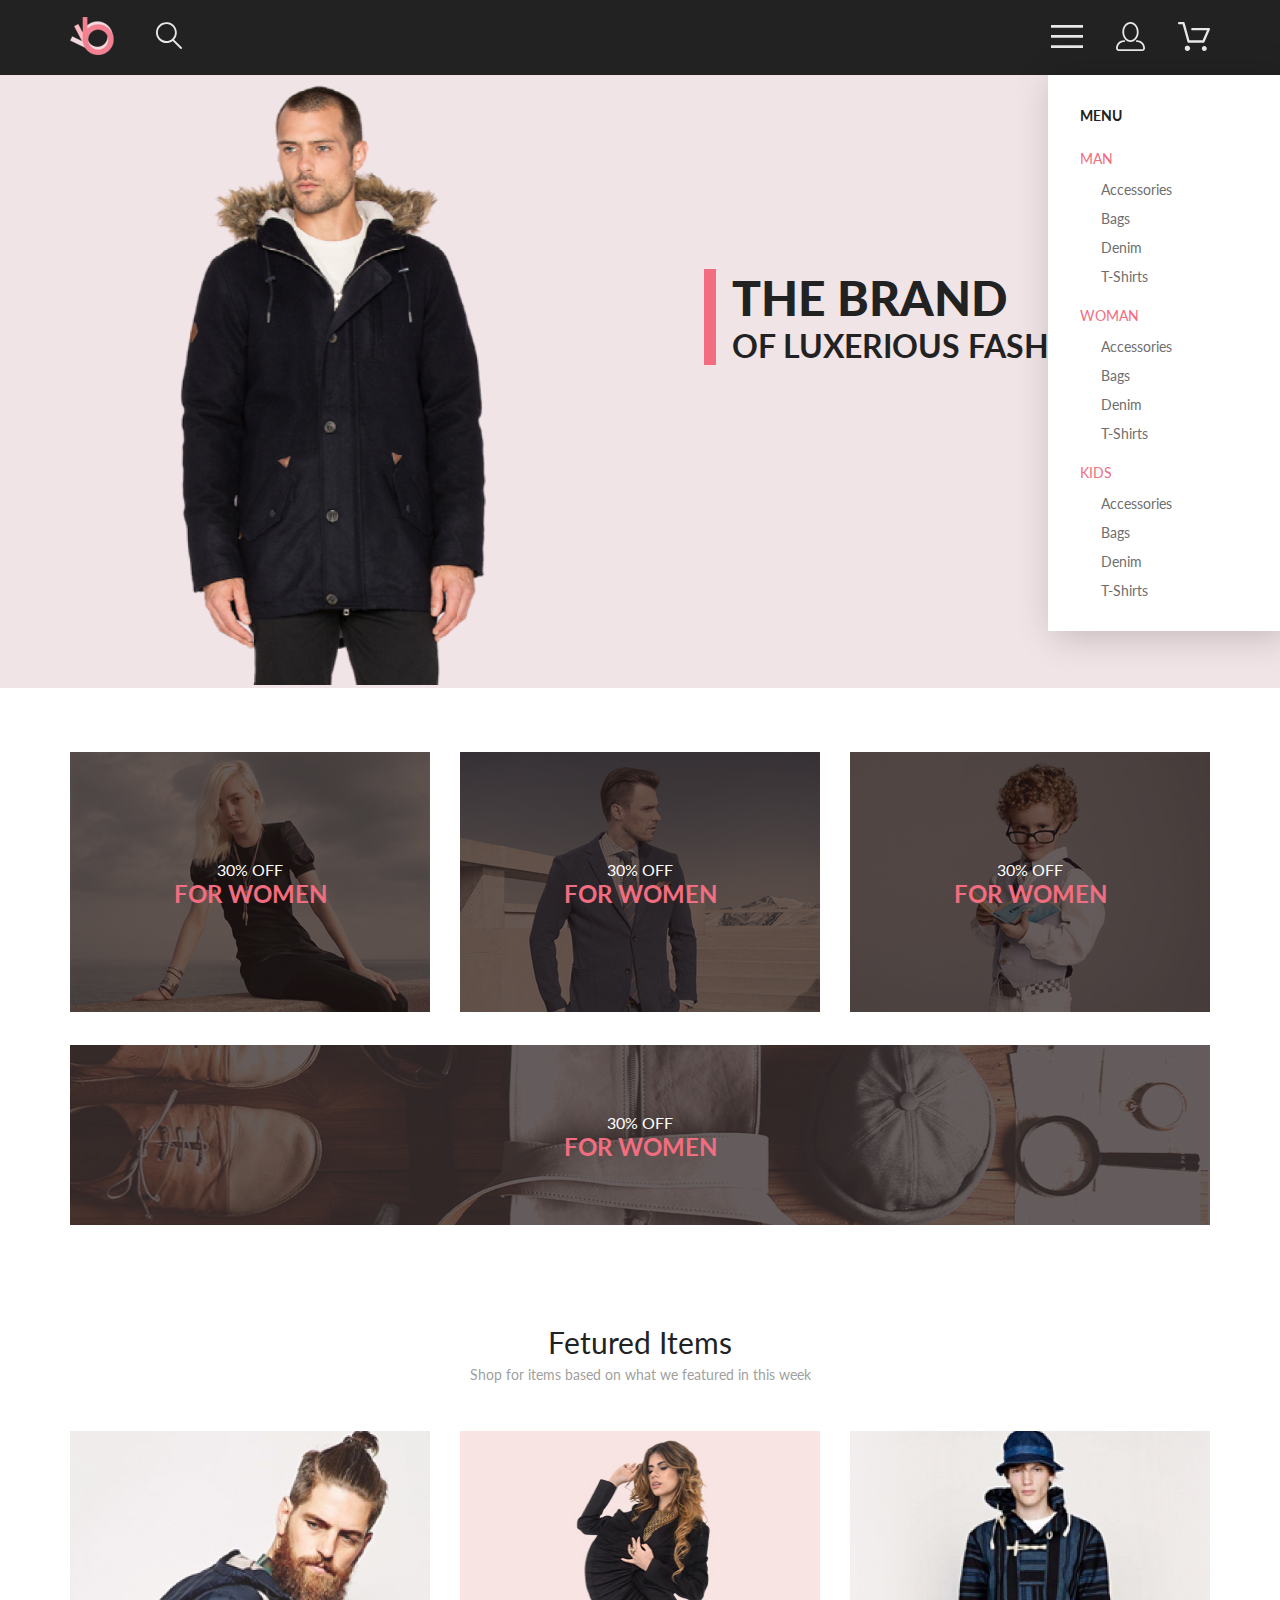
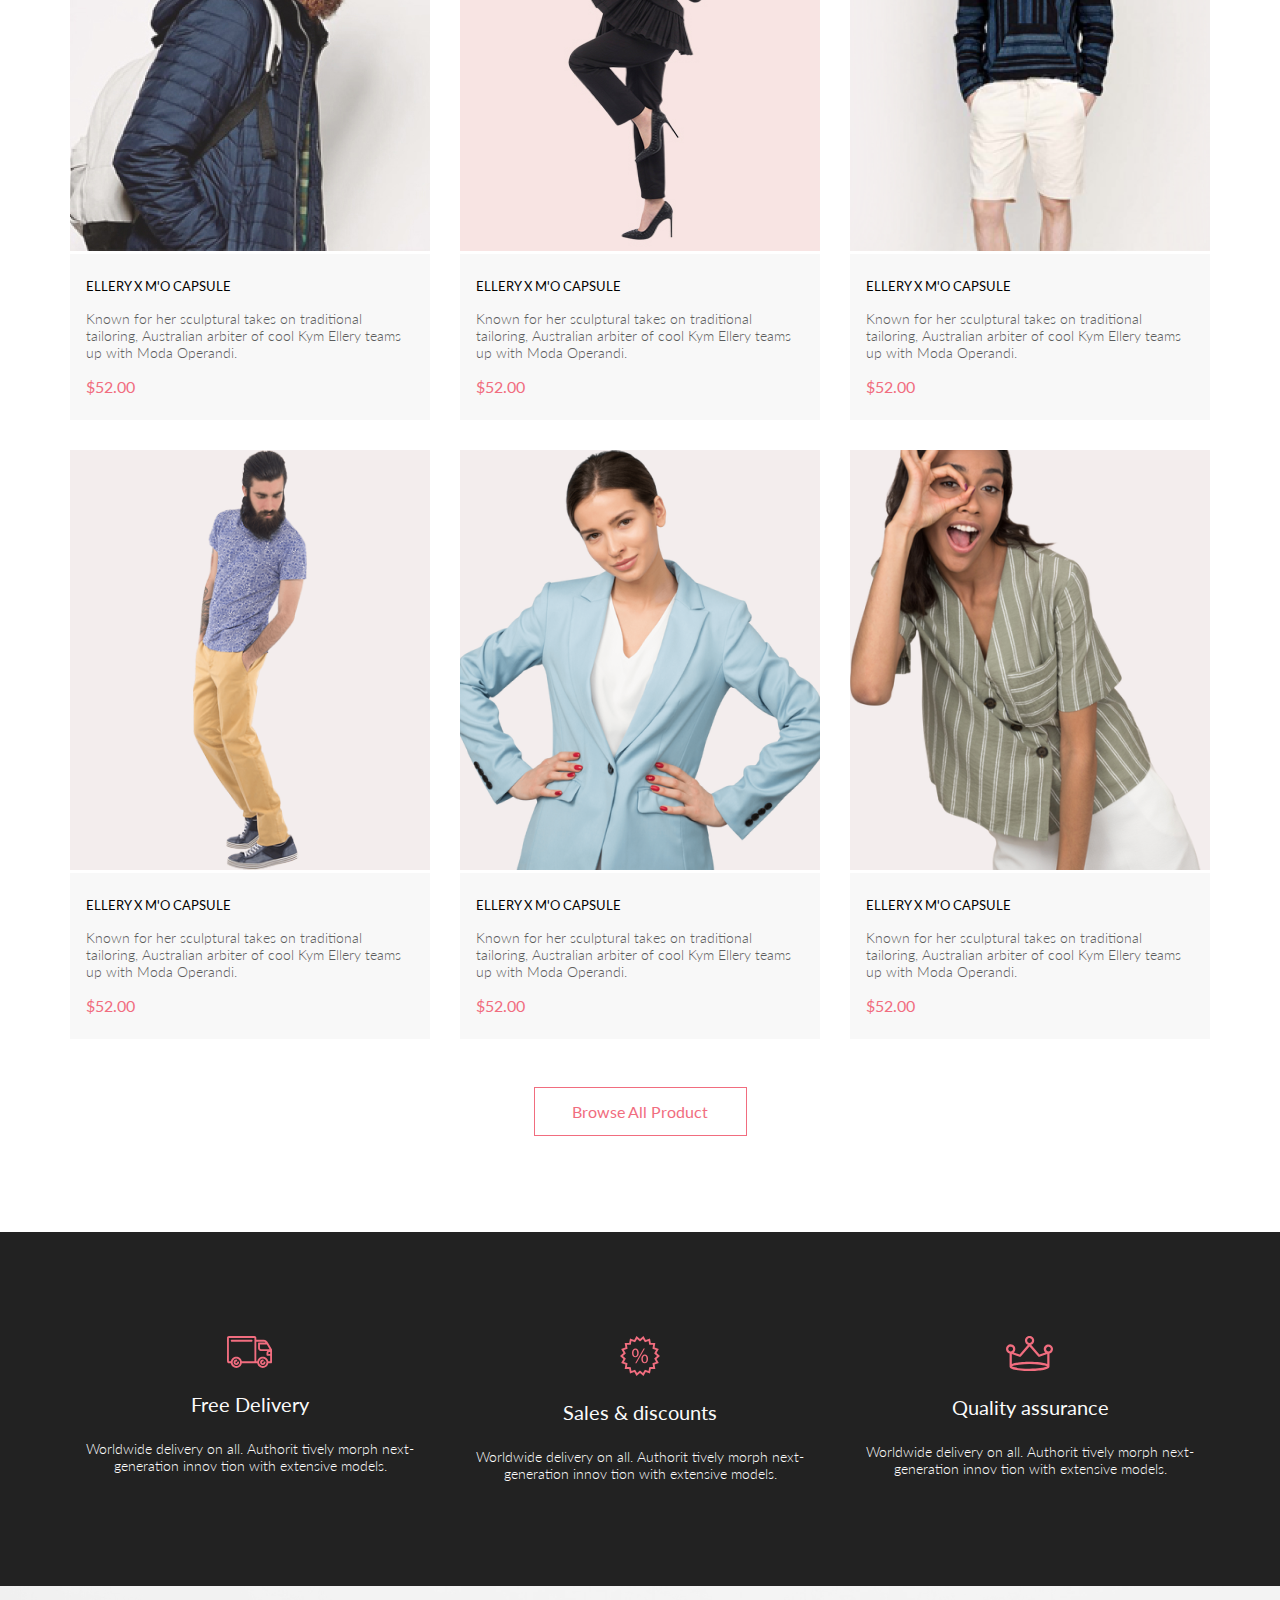
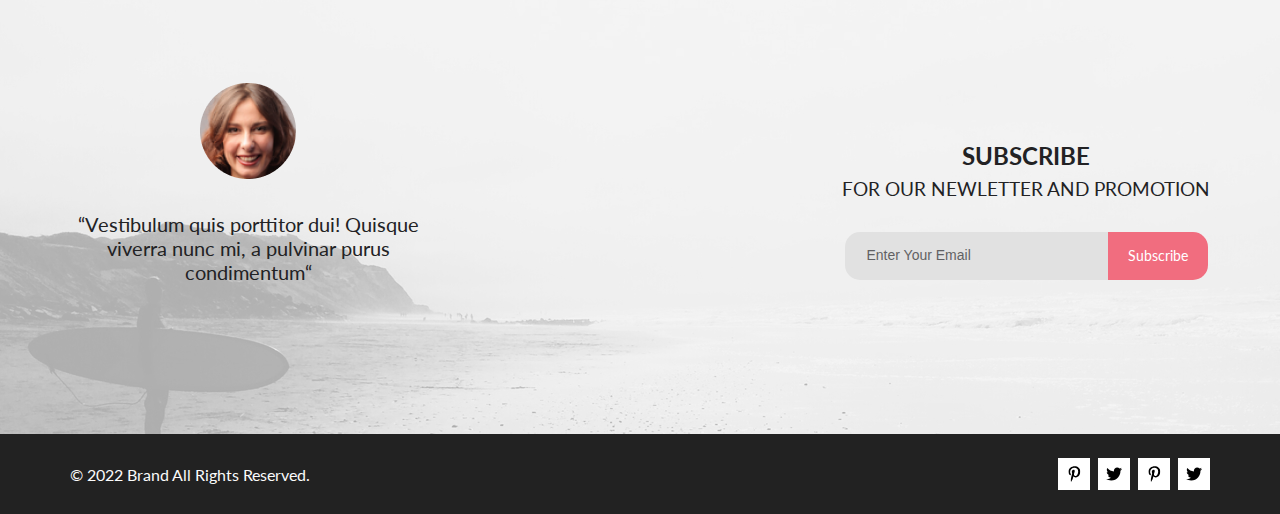
<file: Final project/index.html>
<!DOCTYPE html>
<html lang="en">

<head>
    <link rel="preconnect" href="https://fonts.googleapis.com">
    <link rel="preconnect" href="https://fonts.gstatic.com" crossorigin>
    <link href="https://fonts.googleapis.com/css2?family=Lato:wght@300;400;700;900&display=swap" rel="stylesheet">
    <meta charset="UTF-8">
    <meta http-equiv="X-UA-Compatible" content="IE=edge">
    <meta name="viewport" content="width=device-width, initial-scale=1.0">
    <title>Market</title>
    <link rel="stylesheet" href="style.css">
</head>

<body>
    <header class="header center">
        <div class="header__left">
            <a href="index.html"><img src="img/logo.png" alt="logo"></a>
            <a href="#"><img src="img/search.svg" alt="search"></a>
        </div>
        <nav class="header__right">
            <label for="header__check"><img src="img/menu.svg" alt="menu"></label>
            <a href="registration.html"><img src="img/reg.svg" alt="reg"></a>
            <a href="cart.html"><img src="img/cart.svg" alt="cart"></a>
        </nav>
        <input class="header__checkbox" id="header__check" type="checkbox">
        <div class="mobile-menu">
            <h3 class="mobile-menu__heading">MENU
            </h3>
            <div class="mobile-menu__box">
                <div class="mobile-menu__item">
                    <a href="catalog.html" class="mobile-menu__title">MAN</a>
                    <ul class="mobile-menu__list" >
                        <li><a class="mobile-menu__link" href="#">Accessories</a></li>
                        <li><a class="mobile-menu__link" href="#">Bags</a></li>
                        <li><a class="mobile-menu__link" href="#">Denim</a></li>
                        <li><a class="mobile-menu__link" href="#">T-Shirts</a></li>
                    </ul>
                </div>
                <div class="mobile-menu__item">
                    <a href="catalog.html" class="mobile-menu__title">WOMAN</a>
                    <ul class="mobile-menu__list" >
                        <li><a class="mobile-menu__link" href="#">Accessories</a></li>
                        <li><a class="mobile-menu__link" href="#">Bags</a></li>
                        <li><a class="mobile-menu__link" href="#">Denim</a></li>
                        <li><a class="mobile-menu__link" href="#">T-Shirts</a></li>
                    </ul>
                </div>
                <div class="mobile-menu__item">
                    <a href="catalog.html" class="mobile-menu__title">KIDS</a>
                    <ul class="mobile-menu__list" >
                        <li><a class="mobile-menu__link" href="#">Accessories</a></li>
                        <li><a class="mobile-menu__link" href="#">Bags</a></li>
                        <li><a class="mobile-menu__link" href="#">Denim</a></li>
                        <li><a class="mobile-menu__link" href="#">T-Shirts</a></li>
                    </ul>
                </div>
            </div>
        </div>
    </header>
    <section class="promo">
        <div class="promo__img">
            <img src="img/promo.png" alt="photo promo">
        </div>
        <div class="promo__content">
            <div class="promo__info">
                <h1 class="promo__title">THE BRAND</h1>
                <h2 class="promo__heading">OF LUXERIOUS FASHION</h2>
            </div>
        </div>
    </section>
    <section class="sale center">
        <div class="sale__item">
            <img src="img/si1.jpg" alt="sale image">
            <div class="sale__content">
                <p class="sale__text">30% OFF</p>
                <h3 class="sale__heading">FOR WOMEN</h3>
            </div>
        </div>
        <div class="sale__item">
            <img src="img/si2.jpg" alt="sale image">
            <div class="sale__content">
                <p class="sale__text">30% OFF</p>
                <h3 class="sale__heading">FOR WOMEN</h3>
            </div>
        </div>
        <div class="sale__item">
            <img src="img/si3.jpg" alt="sale image">
            <div class="sale__content">
                <p class="sale__text">30% OFF</p>
                <h3 class="sale__heading">FOR WOMEN</h3>
            </div>
        </div>
        <div class="sale__item sale__item_big">
            <img src="img/sibig.jpg" alt="sale image">
            <div class="sale__content">
                <p class="sale__text">30% OFF</p>
                <h3 class="sale__heading">FOR WOMEN</h3>
            </div>
        </div>
    </section>
    <section class="product-box center">
        <h2 class="product-box__heading">Fetured Items</h2>
        <p class="product-box__text">Shop for items based on what we featured in this week</p>
        <div class="product-box__content">
            <div class="product">
                <img class="product__img" src="img/cimg1.jpg" alt="">
                <div class="product__content">
                    <a href="product.html" class="product__heading">ELLERY X M'O CAPSULE</a>
                    <p class="product__text">Known for her sculptural takes on traditional tailoring, Australian arbiter
                        of cool Kym Ellery teams up with Moda Operandi.</p>
                    <p class="product__price">$52.00</p>
                </div>
                <a href="#" class="product__add"><svg width="27" height="25" viewBox="0 0 27 25" fill="none"
                        xmlns="http://www.w3.org/2000/svg">
                        <path
                            d="M21.9509 23.2667H21.8386C21.2294 23.2667 20.7177 22.7671 20.6735 22.1294C20.629 21.4607 21.1175 20.8785 21.7626 20.8346C21.788 20.8329 21.8145 20.832 21.8405 20.832C22.4575 20.832 22.9743 21.3219 23.0201 21.9487C23.0319 22.1971 22.9914 22.5514 22.736 22.8439L22.73 22.8507L22.7242 22.8575C22.5275 23.0912 22.2607 23.2321 21.9509 23.2667ZM8.21887 23.2604C7.5683 23.2604 7.03906 22.7174 7.03906 22.05C7.03906 21.3832 7.5683 20.8406 8.21887 20.8406C8.86945 20.8406 9.39868 21.3832 9.39868 22.05C9.39868 22.7174 8.86945 23.2604 8.21887 23.2604Z"
                            fill="white" />
                        <path
                            d="M21.876 22.2662C21.921 22.2549 21.9423 22.2339 21.96 22.2129C21.9678 22.2037 21.9756 22.1946 21.9835 22.1855C22.02 22.1438 22.0233 22.0553 22.0224 22.0105C22.0092 21.9044 21.9185 21.8315 21.8412 21.8315C21.8375 21.8315 21.8336 21.8317 21.8312 21.8318C21.7531 21.8372 21.6653 21.9409 21.6719 22.0625C21.6813 22.1793 21.7675 22.2662 21.8392 22.2662H21.876ZM8.21954 22.2599C8.31873 22.2599 8.39935 22.1655 8.39935 22.0496C8.39935 21.9341 8.31873 21.8401 8.21954 21.8401C8.12042 21.8401 8.03973 21.9341 8.03973 22.0496C8.03973 22.1655 8.12042 22.2599 8.21954 22.2599ZM21.9995 24.2662C21.9517 24.2662 21.8878 24.2662 21.8392 24.2662C20.7017 24.2662 19.7567 23.3545 19.6765 22.198C19.5964 20.9929 20.4937 19.9183 21.6953 19.8364C21.7441 19.8331 21.7928 19.8315 21.8412 19.8315C22.9799 19.8315 23.9413 20.7324 24.019 21.8884C24.0505 22.4915 23.8741 23.0612 23.4898 23.5012C23.1055 23.9575 22.5764 24.2177 21.9995 24.2662ZM8.21954 24.2599C7.01532 24.2599 6.03973 23.2709 6.03973 22.0496C6.03973 20.8291 7.01532 19.8401 8.21954 19.8401C9.42371 19.8401 10.3994 20.8291 10.3994 22.0496C10.3994 23.2709 9.42371 24.2599 8.21954 24.2599ZM21.1984 17.3938H9.13306C8.70013 17.3938 8.31586 17.1005 8.20331 16.6775L4.27753 2.24768H1.52173C0.993408 2.24768 0.560547 1.80859 0.560547 1.27039C0.560547 0.733032 0.993408 0.292969 1.52173 0.292969H4.99933C5.43134 0.292969 5.81561 0.586304 5.9281 1.01025L9.85394 15.4391H20.5576L24.1144 7.13379H12.2578C11.7286 7.13379 11.2957 6.69373 11.2957 6.15649C11.2957 5.61914 11.7286 5.17908 12.2578 5.17908H25.5886C25.9091 5.17908 26.2141 5.34192 26.3896 5.61914C26.566 5.89539 26.5984 6.23743 26.4697 6.547L22.0795 16.807C21.9193 17.1653 21.5827 17.3938 21.1984 17.3938Z"
                            fill="white" />
                        <path
                            d="M21.876 22.2662C21.921 22.2549 21.9423 22.2339 21.96 22.2129C21.9678 22.2037 21.9756 22.1946 21.9835 22.1855C22.02 22.1438 22.0233 22.0553 22.0224 22.0105C22.0092 21.9044 21.9185 21.8315 21.8412 21.8315C21.8375 21.8315 21.8336 21.8317 21.8312 21.8318C21.7531 21.8372 21.6653 21.9409 21.6719 22.0625C21.6813 22.1793 21.7675 22.2662 21.8392 22.2662H21.876ZM8.21954 22.2599C8.31873 22.2599 8.39935 22.1655 8.39935 22.0496C8.39935 21.9341 8.31873 21.8401 8.21954 21.8401C8.12042 21.8401 8.03973 21.9341 8.03973 22.0496C8.03973 22.1655 8.12042 22.2599 8.21954 22.2599ZM21.9995 24.2662C21.9517 24.2662 21.8878 24.2662 21.8392 24.2662C20.7017 24.2662 19.7567 23.3545 19.6765 22.198C19.5964 20.9929 20.4937 19.9183 21.6953 19.8364C21.7441 19.8331 21.7928 19.8315 21.8412 19.8315C22.9799 19.8315 23.9413 20.7324 24.019 21.8884C24.0505 22.4915 23.8741 23.0612 23.4898 23.5012C23.1055 23.9575 22.5764 24.2177 21.9995 24.2662ZM8.21954 24.2599C7.01532 24.2599 6.03973 23.2709 6.03973 22.0496C6.03973 20.8291 7.01532 19.8401 8.21954 19.8401C9.42371 19.8401 10.3994 20.8291 10.3994 22.0496C10.3994 23.2709 9.42371 24.2599 8.21954 24.2599ZM21.1984 17.3938H9.13306C8.70013 17.3938 8.31586 17.1005 8.20331 16.6775L4.27753 2.24768H1.52173C0.993408 2.24768 0.560547 1.80859 0.560547 1.27039C0.560547 0.733032 0.993408 0.292969 1.52173 0.292969H4.99933C5.43134 0.292969 5.81561 0.586304 5.9281 1.01025L9.85394 15.4391H20.5576L24.1144 7.13379H12.2578C11.7286 7.13379 11.2957 6.69373 11.2957 6.15649C11.2957 5.61914 11.7286 5.17908 12.2578 5.17908H25.5886C25.9091 5.17908 26.2141 5.34192 26.3896 5.61914C26.566 5.89539 26.5984 6.23743 26.4697 6.547L22.0795 16.807C21.9193 17.1653 21.5827 17.3938 21.1984 17.3938Z"
                            fill="white" />
                    </svg>
                    Add to Cart</a>
            </div>
            <div class="product">
                <img class="product__img" src="img/cimg2.jpg" alt="">
                <div class="product__content">
                    <a href="product.html" class="product__heading">ELLERY X M'O CAPSULE</a>
                    <p class="product__text">Known for her sculptural takes on traditional tailoring, Australian arbiter
                        of cool Kym Ellery teams up with Moda Operandi.</p>
                    <p class="product__price">$52.00</p>
                </div>
                <a href="#" class="product__add"><svg width="27" height="25" viewBox="0 0 27 25" fill="none"
                        xmlns="http://www.w3.org/2000/svg">
                        <path
                            d="M21.9509 23.2667H21.8386C21.2294 23.2667 20.7177 22.7671 20.6735 22.1294C20.629 21.4607 21.1175 20.8785 21.7626 20.8346C21.788 20.8329 21.8145 20.832 21.8405 20.832C22.4575 20.832 22.9743 21.3219 23.0201 21.9487C23.0319 22.1971 22.9914 22.5514 22.736 22.8439L22.73 22.8507L22.7242 22.8575C22.5275 23.0912 22.2607 23.2321 21.9509 23.2667ZM8.21887 23.2604C7.5683 23.2604 7.03906 22.7174 7.03906 22.05C7.03906 21.3832 7.5683 20.8406 8.21887 20.8406C8.86945 20.8406 9.39868 21.3832 9.39868 22.05C9.39868 22.7174 8.86945 23.2604 8.21887 23.2604Z"
                            fill="white" />
                        <path
                            d="M21.876 22.2662C21.921 22.2549 21.9423 22.2339 21.96 22.2129C21.9678 22.2037 21.9756 22.1946 21.9835 22.1855C22.02 22.1438 22.0233 22.0553 22.0224 22.0105C22.0092 21.9044 21.9185 21.8315 21.8412 21.8315C21.8375 21.8315 21.8336 21.8317 21.8312 21.8318C21.7531 21.8372 21.6653 21.9409 21.6719 22.0625C21.6813 22.1793 21.7675 22.2662 21.8392 22.2662H21.876ZM8.21954 22.2599C8.31873 22.2599 8.39935 22.1655 8.39935 22.0496C8.39935 21.9341 8.31873 21.8401 8.21954 21.8401C8.12042 21.8401 8.03973 21.9341 8.03973 22.0496C8.03973 22.1655 8.12042 22.2599 8.21954 22.2599ZM21.9995 24.2662C21.9517 24.2662 21.8878 24.2662 21.8392 24.2662C20.7017 24.2662 19.7567 23.3545 19.6765 22.198C19.5964 20.9929 20.4937 19.9183 21.6953 19.8364C21.7441 19.8331 21.7928 19.8315 21.8412 19.8315C22.9799 19.8315 23.9413 20.7324 24.019 21.8884C24.0505 22.4915 23.8741 23.0612 23.4898 23.5012C23.1055 23.9575 22.5764 24.2177 21.9995 24.2662ZM8.21954 24.2599C7.01532 24.2599 6.03973 23.2709 6.03973 22.0496C6.03973 20.8291 7.01532 19.8401 8.21954 19.8401C9.42371 19.8401 10.3994 20.8291 10.3994 22.0496C10.3994 23.2709 9.42371 24.2599 8.21954 24.2599ZM21.1984 17.3938H9.13306C8.70013 17.3938 8.31586 17.1005 8.20331 16.6775L4.27753 2.24768H1.52173C0.993408 2.24768 0.560547 1.80859 0.560547 1.27039C0.560547 0.733032 0.993408 0.292969 1.52173 0.292969H4.99933C5.43134 0.292969 5.81561 0.586304 5.9281 1.01025L9.85394 15.4391H20.5576L24.1144 7.13379H12.2578C11.7286 7.13379 11.2957 6.69373 11.2957 6.15649C11.2957 5.61914 11.7286 5.17908 12.2578 5.17908H25.5886C25.9091 5.17908 26.2141 5.34192 26.3896 5.61914C26.566 5.89539 26.5984 6.23743 26.4697 6.547L22.0795 16.807C21.9193 17.1653 21.5827 17.3938 21.1984 17.3938Z"
                            fill="white" />
                        <path
                            d="M21.876 22.2662C21.921 22.2549 21.9423 22.2339 21.96 22.2129C21.9678 22.2037 21.9756 22.1946 21.9835 22.1855C22.02 22.1438 22.0233 22.0553 22.0224 22.0105C22.0092 21.9044 21.9185 21.8315 21.8412 21.8315C21.8375 21.8315 21.8336 21.8317 21.8312 21.8318C21.7531 21.8372 21.6653 21.9409 21.6719 22.0625C21.6813 22.1793 21.7675 22.2662 21.8392 22.2662H21.876ZM8.21954 22.2599C8.31873 22.2599 8.39935 22.1655 8.39935 22.0496C8.39935 21.9341 8.31873 21.8401 8.21954 21.8401C8.12042 21.8401 8.03973 21.9341 8.03973 22.0496C8.03973 22.1655 8.12042 22.2599 8.21954 22.2599ZM21.9995 24.2662C21.9517 24.2662 21.8878 24.2662 21.8392 24.2662C20.7017 24.2662 19.7567 23.3545 19.6765 22.198C19.5964 20.9929 20.4937 19.9183 21.6953 19.8364C21.7441 19.8331 21.7928 19.8315 21.8412 19.8315C22.9799 19.8315 23.9413 20.7324 24.019 21.8884C24.0505 22.4915 23.8741 23.0612 23.4898 23.5012C23.1055 23.9575 22.5764 24.2177 21.9995 24.2662ZM8.21954 24.2599C7.01532 24.2599 6.03973 23.2709 6.03973 22.0496C6.03973 20.8291 7.01532 19.8401 8.21954 19.8401C9.42371 19.8401 10.3994 20.8291 10.3994 22.0496C10.3994 23.2709 9.42371 24.2599 8.21954 24.2599ZM21.1984 17.3938H9.13306C8.70013 17.3938 8.31586 17.1005 8.20331 16.6775L4.27753 2.24768H1.52173C0.993408 2.24768 0.560547 1.80859 0.560547 1.27039C0.560547 0.733032 0.993408 0.292969 1.52173 0.292969H4.99933C5.43134 0.292969 5.81561 0.586304 5.9281 1.01025L9.85394 15.4391H20.5576L24.1144 7.13379H12.2578C11.7286 7.13379 11.2957 6.69373 11.2957 6.15649C11.2957 5.61914 11.7286 5.17908 12.2578 5.17908H25.5886C25.9091 5.17908 26.2141 5.34192 26.3896 5.61914C26.566 5.89539 26.5984 6.23743 26.4697 6.547L22.0795 16.807C21.9193 17.1653 21.5827 17.3938 21.1984 17.3938Z"
                            fill="white" />
                    </svg>
                    Add to Cart</a>
            </div>
            <div class="product">
                <img class="product__img" src="img/cimg3.png" alt="">
                <div class="product__content">
                    <a href="product.html" class="product__heading">ELLERY X M'O CAPSULE</a>
                    <p class="product__text">Known for her sculptural takes on traditional tailoring, Australian arbiter
                        of cool Kym Ellery teams up with Moda Operandi.</p>
                    <p class="product__price">$52.00</p>
                </div>
                <a href="#" class="product__add"><svg width="27" height="25" viewBox="0 0 27 25" fill="none"
                        xmlns="http://www.w3.org/2000/svg">
                        <path
                            d="M21.9509 23.2667H21.8386C21.2294 23.2667 20.7177 22.7671 20.6735 22.1294C20.629 21.4607 21.1175 20.8785 21.7626 20.8346C21.788 20.8329 21.8145 20.832 21.8405 20.832C22.4575 20.832 22.9743 21.3219 23.0201 21.9487C23.0319 22.1971 22.9914 22.5514 22.736 22.8439L22.73 22.8507L22.7242 22.8575C22.5275 23.0912 22.2607 23.2321 21.9509 23.2667ZM8.21887 23.2604C7.5683 23.2604 7.03906 22.7174 7.03906 22.05C7.03906 21.3832 7.5683 20.8406 8.21887 20.8406C8.86945 20.8406 9.39868 21.3832 9.39868 22.05C9.39868 22.7174 8.86945 23.2604 8.21887 23.2604Z"
                            fill="white" />
                        <path
                            d="M21.876 22.2662C21.921 22.2549 21.9423 22.2339 21.96 22.2129C21.9678 22.2037 21.9756 22.1946 21.9835 22.1855C22.02 22.1438 22.0233 22.0553 22.0224 22.0105C22.0092 21.9044 21.9185 21.8315 21.8412 21.8315C21.8375 21.8315 21.8336 21.8317 21.8312 21.8318C21.7531 21.8372 21.6653 21.9409 21.6719 22.0625C21.6813 22.1793 21.7675 22.2662 21.8392 22.2662H21.876ZM8.21954 22.2599C8.31873 22.2599 8.39935 22.1655 8.39935 22.0496C8.39935 21.9341 8.31873 21.8401 8.21954 21.8401C8.12042 21.8401 8.03973 21.9341 8.03973 22.0496C8.03973 22.1655 8.12042 22.2599 8.21954 22.2599ZM21.9995 24.2662C21.9517 24.2662 21.8878 24.2662 21.8392 24.2662C20.7017 24.2662 19.7567 23.3545 19.6765 22.198C19.5964 20.9929 20.4937 19.9183 21.6953 19.8364C21.7441 19.8331 21.7928 19.8315 21.8412 19.8315C22.9799 19.8315 23.9413 20.7324 24.019 21.8884C24.0505 22.4915 23.8741 23.0612 23.4898 23.5012C23.1055 23.9575 22.5764 24.2177 21.9995 24.2662ZM8.21954 24.2599C7.01532 24.2599 6.03973 23.2709 6.03973 22.0496C6.03973 20.8291 7.01532 19.8401 8.21954 19.8401C9.42371 19.8401 10.3994 20.8291 10.3994 22.0496C10.3994 23.2709 9.42371 24.2599 8.21954 24.2599ZM21.1984 17.3938H9.13306C8.70013 17.3938 8.31586 17.1005 8.20331 16.6775L4.27753 2.24768H1.52173C0.993408 2.24768 0.560547 1.80859 0.560547 1.27039C0.560547 0.733032 0.993408 0.292969 1.52173 0.292969H4.99933C5.43134 0.292969 5.81561 0.586304 5.9281 1.01025L9.85394 15.4391H20.5576L24.1144 7.13379H12.2578C11.7286 7.13379 11.2957 6.69373 11.2957 6.15649C11.2957 5.61914 11.7286 5.17908 12.2578 5.17908H25.5886C25.9091 5.17908 26.2141 5.34192 26.3896 5.61914C26.566 5.89539 26.5984 6.23743 26.4697 6.547L22.0795 16.807C21.9193 17.1653 21.5827 17.3938 21.1984 17.3938Z"
                            fill="white" />
                        <path
                            d="M21.876 22.2662C21.921 22.2549 21.9423 22.2339 21.96 22.2129C21.9678 22.2037 21.9756 22.1946 21.9835 22.1855C22.02 22.1438 22.0233 22.0553 22.0224 22.0105C22.0092 21.9044 21.9185 21.8315 21.8412 21.8315C21.8375 21.8315 21.8336 21.8317 21.8312 21.8318C21.7531 21.8372 21.6653 21.9409 21.6719 22.0625C21.6813 22.1793 21.7675 22.2662 21.8392 22.2662H21.876ZM8.21954 22.2599C8.31873 22.2599 8.39935 22.1655 8.39935 22.0496C8.39935 21.9341 8.31873 21.8401 8.21954 21.8401C8.12042 21.8401 8.03973 21.9341 8.03973 22.0496C8.03973 22.1655 8.12042 22.2599 8.21954 22.2599ZM21.9995 24.2662C21.9517 24.2662 21.8878 24.2662 21.8392 24.2662C20.7017 24.2662 19.7567 23.3545 19.6765 22.198C19.5964 20.9929 20.4937 19.9183 21.6953 19.8364C21.7441 19.8331 21.7928 19.8315 21.8412 19.8315C22.9799 19.8315 23.9413 20.7324 24.019 21.8884C24.0505 22.4915 23.8741 23.0612 23.4898 23.5012C23.1055 23.9575 22.5764 24.2177 21.9995 24.2662ZM8.21954 24.2599C7.01532 24.2599 6.03973 23.2709 6.03973 22.0496C6.03973 20.8291 7.01532 19.8401 8.21954 19.8401C9.42371 19.8401 10.3994 20.8291 10.3994 22.0496C10.3994 23.2709 9.42371 24.2599 8.21954 24.2599ZM21.1984 17.3938H9.13306C8.70013 17.3938 8.31586 17.1005 8.20331 16.6775L4.27753 2.24768H1.52173C0.993408 2.24768 0.560547 1.80859 0.560547 1.27039C0.560547 0.733032 0.993408 0.292969 1.52173 0.292969H4.99933C5.43134 0.292969 5.81561 0.586304 5.9281 1.01025L9.85394 15.4391H20.5576L24.1144 7.13379H12.2578C11.7286 7.13379 11.2957 6.69373 11.2957 6.15649C11.2957 5.61914 11.7286 5.17908 12.2578 5.17908H25.5886C25.9091 5.17908 26.2141 5.34192 26.3896 5.61914C26.566 5.89539 26.5984 6.23743 26.4697 6.547L22.0795 16.807C21.9193 17.1653 21.5827 17.3938 21.1984 17.3938Z"
                            fill="white" />
                    </svg>
                    Add to Cart</a>
            </div>
            <div class="product">
                <img class="product__img" src="img/cigm4.png" alt="">
                <div class="product__content">
                    <a href="product.html" class="product__heading">ELLERY X M'O CAPSULE</a>
                    <p class="product__text">Known for her sculptural takes on traditional tailoring, Australian arbiter
                        of cool Kym Ellery teams up with Moda Operandi.</p>
                    <p class="product__price">$52.00</p>
                </div>
                <a href="#" class="product__add"><svg width="27" height="25" viewBox="0 0 27 25" fill="none"
                        xmlns="http://www.w3.org/2000/svg">
                        <path
                            d="M21.9509 23.2667H21.8386C21.2294 23.2667 20.7177 22.7671 20.6735 22.1294C20.629 21.4607 21.1175 20.8785 21.7626 20.8346C21.788 20.8329 21.8145 20.832 21.8405 20.832C22.4575 20.832 22.9743 21.3219 23.0201 21.9487C23.0319 22.1971 22.9914 22.5514 22.736 22.8439L22.73 22.8507L22.7242 22.8575C22.5275 23.0912 22.2607 23.2321 21.9509 23.2667ZM8.21887 23.2604C7.5683 23.2604 7.03906 22.7174 7.03906 22.05C7.03906 21.3832 7.5683 20.8406 8.21887 20.8406C8.86945 20.8406 9.39868 21.3832 9.39868 22.05C9.39868 22.7174 8.86945 23.2604 8.21887 23.2604Z"
                            fill="white" />
                        <path
                            d="M21.876 22.2662C21.921 22.2549 21.9423 22.2339 21.96 22.2129C21.9678 22.2037 21.9756 22.1946 21.9835 22.1855C22.02 22.1438 22.0233 22.0553 22.0224 22.0105C22.0092 21.9044 21.9185 21.8315 21.8412 21.8315C21.8375 21.8315 21.8336 21.8317 21.8312 21.8318C21.7531 21.8372 21.6653 21.9409 21.6719 22.0625C21.6813 22.1793 21.7675 22.2662 21.8392 22.2662H21.876ZM8.21954 22.2599C8.31873 22.2599 8.39935 22.1655 8.39935 22.0496C8.39935 21.9341 8.31873 21.8401 8.21954 21.8401C8.12042 21.8401 8.03973 21.9341 8.03973 22.0496C8.03973 22.1655 8.12042 22.2599 8.21954 22.2599ZM21.9995 24.2662C21.9517 24.2662 21.8878 24.2662 21.8392 24.2662C20.7017 24.2662 19.7567 23.3545 19.6765 22.198C19.5964 20.9929 20.4937 19.9183 21.6953 19.8364C21.7441 19.8331 21.7928 19.8315 21.8412 19.8315C22.9799 19.8315 23.9413 20.7324 24.019 21.8884C24.0505 22.4915 23.8741 23.0612 23.4898 23.5012C23.1055 23.9575 22.5764 24.2177 21.9995 24.2662ZM8.21954 24.2599C7.01532 24.2599 6.03973 23.2709 6.03973 22.0496C6.03973 20.8291 7.01532 19.8401 8.21954 19.8401C9.42371 19.8401 10.3994 20.8291 10.3994 22.0496C10.3994 23.2709 9.42371 24.2599 8.21954 24.2599ZM21.1984 17.3938H9.13306C8.70013 17.3938 8.31586 17.1005 8.20331 16.6775L4.27753 2.24768H1.52173C0.993408 2.24768 0.560547 1.80859 0.560547 1.27039C0.560547 0.733032 0.993408 0.292969 1.52173 0.292969H4.99933C5.43134 0.292969 5.81561 0.586304 5.9281 1.01025L9.85394 15.4391H20.5576L24.1144 7.13379H12.2578C11.7286 7.13379 11.2957 6.69373 11.2957 6.15649C11.2957 5.61914 11.7286 5.17908 12.2578 5.17908H25.5886C25.9091 5.17908 26.2141 5.34192 26.3896 5.61914C26.566 5.89539 26.5984 6.23743 26.4697 6.547L22.0795 16.807C21.9193 17.1653 21.5827 17.3938 21.1984 17.3938Z"
                            fill="white" />
                        <path
                            d="M21.876 22.2662C21.921 22.2549 21.9423 22.2339 21.96 22.2129C21.9678 22.2037 21.9756 22.1946 21.9835 22.1855C22.02 22.1438 22.0233 22.0553 22.0224 22.0105C22.0092 21.9044 21.9185 21.8315 21.8412 21.8315C21.8375 21.8315 21.8336 21.8317 21.8312 21.8318C21.7531 21.8372 21.6653 21.9409 21.6719 22.0625C21.6813 22.1793 21.7675 22.2662 21.8392 22.2662H21.876ZM8.21954 22.2599C8.31873 22.2599 8.39935 22.1655 8.39935 22.0496C8.39935 21.9341 8.31873 21.8401 8.21954 21.8401C8.12042 21.8401 8.03973 21.9341 8.03973 22.0496C8.03973 22.1655 8.12042 22.2599 8.21954 22.2599ZM21.9995 24.2662C21.9517 24.2662 21.8878 24.2662 21.8392 24.2662C20.7017 24.2662 19.7567 23.3545 19.6765 22.198C19.5964 20.9929 20.4937 19.9183 21.6953 19.8364C21.7441 19.8331 21.7928 19.8315 21.8412 19.8315C22.9799 19.8315 23.9413 20.7324 24.019 21.8884C24.0505 22.4915 23.8741 23.0612 23.4898 23.5012C23.1055 23.9575 22.5764 24.2177 21.9995 24.2662ZM8.21954 24.2599C7.01532 24.2599 6.03973 23.2709 6.03973 22.0496C6.03973 20.8291 7.01532 19.8401 8.21954 19.8401C9.42371 19.8401 10.3994 20.8291 10.3994 22.0496C10.3994 23.2709 9.42371 24.2599 8.21954 24.2599ZM21.1984 17.3938H9.13306C8.70013 17.3938 8.31586 17.1005 8.20331 16.6775L4.27753 2.24768H1.52173C0.993408 2.24768 0.560547 1.80859 0.560547 1.27039C0.560547 0.733032 0.993408 0.292969 1.52173 0.292969H4.99933C5.43134 0.292969 5.81561 0.586304 5.9281 1.01025L9.85394 15.4391H20.5576L24.1144 7.13379H12.2578C11.7286 7.13379 11.2957 6.69373 11.2957 6.15649C11.2957 5.61914 11.7286 5.17908 12.2578 5.17908H25.5886C25.9091 5.17908 26.2141 5.34192 26.3896 5.61914C26.566 5.89539 26.5984 6.23743 26.4697 6.547L22.0795 16.807C21.9193 17.1653 21.5827 17.3938 21.1984 17.3938Z"
                            fill="white" />
                    </svg>
                    Add to Cart</a>
            </div>
            <div class="product">
                <img class="product__img" src="img/cigm5.png" alt="">
                <div class="product__content">
                    <a href="product.html" class="product__heading">ELLERY X M'O CAPSULE</a>
                    <p class="product__text">Known for her sculptural takes on traditional tailoring, Australian arbiter
                        of cool Kym Ellery teams up with Moda Operandi.</p>
                    <p class="product__price">$52.00</p>
                </div>
                <a href="#" class="product__add"><svg width="27" height="25" viewBox="0 0 27 25" fill="none"
                        xmlns="http://www.w3.org/2000/svg">
                        <path
                            d="M21.9509 23.2667H21.8386C21.2294 23.2667 20.7177 22.7671 20.6735 22.1294C20.629 21.4607 21.1175 20.8785 21.7626 20.8346C21.788 20.8329 21.8145 20.832 21.8405 20.832C22.4575 20.832 22.9743 21.3219 23.0201 21.9487C23.0319 22.1971 22.9914 22.5514 22.736 22.8439L22.73 22.8507L22.7242 22.8575C22.5275 23.0912 22.2607 23.2321 21.9509 23.2667ZM8.21887 23.2604C7.5683 23.2604 7.03906 22.7174 7.03906 22.05C7.03906 21.3832 7.5683 20.8406 8.21887 20.8406C8.86945 20.8406 9.39868 21.3832 9.39868 22.05C9.39868 22.7174 8.86945 23.2604 8.21887 23.2604Z"
                            fill="white" />
                        <path
                            d="M21.876 22.2662C21.921 22.2549 21.9423 22.2339 21.96 22.2129C21.9678 22.2037 21.9756 22.1946 21.9835 22.1855C22.02 22.1438 22.0233 22.0553 22.0224 22.0105C22.0092 21.9044 21.9185 21.8315 21.8412 21.8315C21.8375 21.8315 21.8336 21.8317 21.8312 21.8318C21.7531 21.8372 21.6653 21.9409 21.6719 22.0625C21.6813 22.1793 21.7675 22.2662 21.8392 22.2662H21.876ZM8.21954 22.2599C8.31873 22.2599 8.39935 22.1655 8.39935 22.0496C8.39935 21.9341 8.31873 21.8401 8.21954 21.8401C8.12042 21.8401 8.03973 21.9341 8.03973 22.0496C8.03973 22.1655 8.12042 22.2599 8.21954 22.2599ZM21.9995 24.2662C21.9517 24.2662 21.8878 24.2662 21.8392 24.2662C20.7017 24.2662 19.7567 23.3545 19.6765 22.198C19.5964 20.9929 20.4937 19.9183 21.6953 19.8364C21.7441 19.8331 21.7928 19.8315 21.8412 19.8315C22.9799 19.8315 23.9413 20.7324 24.019 21.8884C24.0505 22.4915 23.8741 23.0612 23.4898 23.5012C23.1055 23.9575 22.5764 24.2177 21.9995 24.2662ZM8.21954 24.2599C7.01532 24.2599 6.03973 23.2709 6.03973 22.0496C6.03973 20.8291 7.01532 19.8401 8.21954 19.8401C9.42371 19.8401 10.3994 20.8291 10.3994 22.0496C10.3994 23.2709 9.42371 24.2599 8.21954 24.2599ZM21.1984 17.3938H9.13306C8.70013 17.3938 8.31586 17.1005 8.20331 16.6775L4.27753 2.24768H1.52173C0.993408 2.24768 0.560547 1.80859 0.560547 1.27039C0.560547 0.733032 0.993408 0.292969 1.52173 0.292969H4.99933C5.43134 0.292969 5.81561 0.586304 5.9281 1.01025L9.85394 15.4391H20.5576L24.1144 7.13379H12.2578C11.7286 7.13379 11.2957 6.69373 11.2957 6.15649C11.2957 5.61914 11.7286 5.17908 12.2578 5.17908H25.5886C25.9091 5.17908 26.2141 5.34192 26.3896 5.61914C26.566 5.89539 26.5984 6.23743 26.4697 6.547L22.0795 16.807C21.9193 17.1653 21.5827 17.3938 21.1984 17.3938Z"
                            fill="white" />
                        <path
                            d="M21.876 22.2662C21.921 22.2549 21.9423 22.2339 21.96 22.2129C21.9678 22.2037 21.9756 22.1946 21.9835 22.1855C22.02 22.1438 22.0233 22.0553 22.0224 22.0105C22.0092 21.9044 21.9185 21.8315 21.8412 21.8315C21.8375 21.8315 21.8336 21.8317 21.8312 21.8318C21.7531 21.8372 21.6653 21.9409 21.6719 22.0625C21.6813 22.1793 21.7675 22.2662 21.8392 22.2662H21.876ZM8.21954 22.2599C8.31873 22.2599 8.39935 22.1655 8.39935 22.0496C8.39935 21.9341 8.31873 21.8401 8.21954 21.8401C8.12042 21.8401 8.03973 21.9341 8.03973 22.0496C8.03973 22.1655 8.12042 22.2599 8.21954 22.2599ZM21.9995 24.2662C21.9517 24.2662 21.8878 24.2662 21.8392 24.2662C20.7017 24.2662 19.7567 23.3545 19.6765 22.198C19.5964 20.9929 20.4937 19.9183 21.6953 19.8364C21.7441 19.8331 21.7928 19.8315 21.8412 19.8315C22.9799 19.8315 23.9413 20.7324 24.019 21.8884C24.0505 22.4915 23.8741 23.0612 23.4898 23.5012C23.1055 23.9575 22.5764 24.2177 21.9995 24.2662ZM8.21954 24.2599C7.01532 24.2599 6.03973 23.2709 6.03973 22.0496C6.03973 20.8291 7.01532 19.8401 8.21954 19.8401C9.42371 19.8401 10.3994 20.8291 10.3994 22.0496C10.3994 23.2709 9.42371 24.2599 8.21954 24.2599ZM21.1984 17.3938H9.13306C8.70013 17.3938 8.31586 17.1005 8.20331 16.6775L4.27753 2.24768H1.52173C0.993408 2.24768 0.560547 1.80859 0.560547 1.27039C0.560547 0.733032 0.993408 0.292969 1.52173 0.292969H4.99933C5.43134 0.292969 5.81561 0.586304 5.9281 1.01025L9.85394 15.4391H20.5576L24.1144 7.13379H12.2578C11.7286 7.13379 11.2957 6.69373 11.2957 6.15649C11.2957 5.61914 11.7286 5.17908 12.2578 5.17908H25.5886C25.9091 5.17908 26.2141 5.34192 26.3896 5.61914C26.566 5.89539 26.5984 6.23743 26.4697 6.547L22.0795 16.807C21.9193 17.1653 21.5827 17.3938 21.1984 17.3938Z"
                            fill="white" />
                    </svg>
                    Add to Cart</a>
            </div>
            <div class="product">
                <img class="product__img" src="img/cigm6.png" alt="">
                <div class="product__content">
                    <a href="product.html" class="product__heading">ELLERY X M'O CAPSULE</a>
                    <p class="product__text">Known for her sculptural takes on traditional tailoring, Australian arbiter
                        of cool Kym Ellery teams up with Moda Operandi.</p>
                    <p class="product__price">$52.00</p>
                </div>
                <a href="#" class="product__add"><svg width="27" height="25" viewBox="0 0 27 25" fill="none"
                        xmlns="http://www.w3.org/2000/svg">
                        <path
                            d="M21.9509 23.2667H21.8386C21.2294 23.2667 20.7177 22.7671 20.6735 22.1294C20.629 21.4607 21.1175 20.8785 21.7626 20.8346C21.788 20.8329 21.8145 20.832 21.8405 20.832C22.4575 20.832 22.9743 21.3219 23.0201 21.9487C23.0319 22.1971 22.9914 22.5514 22.736 22.8439L22.73 22.8507L22.7242 22.8575C22.5275 23.0912 22.2607 23.2321 21.9509 23.2667ZM8.21887 23.2604C7.5683 23.2604 7.03906 22.7174 7.03906 22.05C7.03906 21.3832 7.5683 20.8406 8.21887 20.8406C8.86945 20.8406 9.39868 21.3832 9.39868 22.05C9.39868 22.7174 8.86945 23.2604 8.21887 23.2604Z"
                            fill="white" />
                        <path
                            d="M21.876 22.2662C21.921 22.2549 21.9423 22.2339 21.96 22.2129C21.9678 22.2037 21.9756 22.1946 21.9835 22.1855C22.02 22.1438 22.0233 22.0553 22.0224 22.0105C22.0092 21.9044 21.9185 21.8315 21.8412 21.8315C21.8375 21.8315 21.8336 21.8317 21.8312 21.8318C21.7531 21.8372 21.6653 21.9409 21.6719 22.0625C21.6813 22.1793 21.7675 22.2662 21.8392 22.2662H21.876ZM8.21954 22.2599C8.31873 22.2599 8.39935 22.1655 8.39935 22.0496C8.39935 21.9341 8.31873 21.8401 8.21954 21.8401C8.12042 21.8401 8.03973 21.9341 8.03973 22.0496C8.03973 22.1655 8.12042 22.2599 8.21954 22.2599ZM21.9995 24.2662C21.9517 24.2662 21.8878 24.2662 21.8392 24.2662C20.7017 24.2662 19.7567 23.3545 19.6765 22.198C19.5964 20.9929 20.4937 19.9183 21.6953 19.8364C21.7441 19.8331 21.7928 19.8315 21.8412 19.8315C22.9799 19.8315 23.9413 20.7324 24.019 21.8884C24.0505 22.4915 23.8741 23.0612 23.4898 23.5012C23.1055 23.9575 22.5764 24.2177 21.9995 24.2662ZM8.21954 24.2599C7.01532 24.2599 6.03973 23.2709 6.03973 22.0496C6.03973 20.8291 7.01532 19.8401 8.21954 19.8401C9.42371 19.8401 10.3994 20.8291 10.3994 22.0496C10.3994 23.2709 9.42371 24.2599 8.21954 24.2599ZM21.1984 17.3938H9.13306C8.70013 17.3938 8.31586 17.1005 8.20331 16.6775L4.27753 2.24768H1.52173C0.993408 2.24768 0.560547 1.80859 0.560547 1.27039C0.560547 0.733032 0.993408 0.292969 1.52173 0.292969H4.99933C5.43134 0.292969 5.81561 0.586304 5.9281 1.01025L9.85394 15.4391H20.5576L24.1144 7.13379H12.2578C11.7286 7.13379 11.2957 6.69373 11.2957 6.15649C11.2957 5.61914 11.7286 5.17908 12.2578 5.17908H25.5886C25.9091 5.17908 26.2141 5.34192 26.3896 5.61914C26.566 5.89539 26.5984 6.23743 26.4697 6.547L22.0795 16.807C21.9193 17.1653 21.5827 17.3938 21.1984 17.3938Z"
                            fill="white" />
                        <path
                            d="M21.876 22.2662C21.921 22.2549 21.9423 22.2339 21.96 22.2129C21.9678 22.2037 21.9756 22.1946 21.9835 22.1855C22.02 22.1438 22.0233 22.0553 22.0224 22.0105C22.0092 21.9044 21.9185 21.8315 21.8412 21.8315C21.8375 21.8315 21.8336 21.8317 21.8312 21.8318C21.7531 21.8372 21.6653 21.9409 21.6719 22.0625C21.6813 22.1793 21.7675 22.2662 21.8392 22.2662H21.876ZM8.21954 22.2599C8.31873 22.2599 8.39935 22.1655 8.39935 22.0496C8.39935 21.9341 8.31873 21.8401 8.21954 21.8401C8.12042 21.8401 8.03973 21.9341 8.03973 22.0496C8.03973 22.1655 8.12042 22.2599 8.21954 22.2599ZM21.9995 24.2662C21.9517 24.2662 21.8878 24.2662 21.8392 24.2662C20.7017 24.2662 19.7567 23.3545 19.6765 22.198C19.5964 20.9929 20.4937 19.9183 21.6953 19.8364C21.7441 19.8331 21.7928 19.8315 21.8412 19.8315C22.9799 19.8315 23.9413 20.7324 24.019 21.8884C24.0505 22.4915 23.8741 23.0612 23.4898 23.5012C23.1055 23.9575 22.5764 24.2177 21.9995 24.2662ZM8.21954 24.2599C7.01532 24.2599 6.03973 23.2709 6.03973 22.0496C6.03973 20.8291 7.01532 19.8401 8.21954 19.8401C9.42371 19.8401 10.3994 20.8291 10.3994 22.0496C10.3994 23.2709 9.42371 24.2599 8.21954 24.2599ZM21.1984 17.3938H9.13306C8.70013 17.3938 8.31586 17.1005 8.20331 16.6775L4.27753 2.24768H1.52173C0.993408 2.24768 0.560547 1.80859 0.560547 1.27039C0.560547 0.733032 0.993408 0.292969 1.52173 0.292969H4.99933C5.43134 0.292969 5.81561 0.586304 5.9281 1.01025L9.85394 15.4391H20.5576L24.1144 7.13379H12.2578C11.7286 7.13379 11.2957 6.69373 11.2957 6.15649C11.2957 5.61914 11.7286 5.17908 12.2578 5.17908H25.5886C25.9091 5.17908 26.2141 5.34192 26.3896 5.61914C26.566 5.89539 26.5984 6.23743 26.4697 6.547L22.0795 16.807C21.9193 17.1653 21.5827 17.3938 21.1984 17.3938Z"
                            fill="white" />
                    </svg>
                    Add to Cart</a>
            </div>
        </div>
        <div class="button center">
            <a href="Catalog.html" class="button__text">Browse All Product</a>
        </div>
    </section>
    <section class="advantages center">
        <article class="advantages__item">
            <svg width="46" height="32" viewBox="0 0 46 32" fill="none" xmlns="http://www.w3.org/2000/svg">
                <path
                    d="M30.2873 27.2429H14.8103C14.6031 28.5509 13.936 29.742 12.929 30.6021C11.922 31.4621 10.6411 31.9346 9.31682 31.9346C7.99252 31.9346 6.71166 31.4621 5.70464 30.6021C4.69762 29.742 4.03052 28.5509 3.82332 27.2429H1.88631C1.39149 27.2397 0.918139 27.0404 0.570025 26.6887C0.221911 26.337 0.0274507 25.8618 0.0293142 25.3669V1.87695C0.0271852 1.38195 0.221516 0.906335 0.569658 0.554443C0.917801 0.202551 1.39131 0.00317363 1.88631 0H27.4373C27.9322 0.00317353 28.4056 0.202522 28.7536 0.554443C29.1016 0.906364 29.2957 1.38204 29.2933 1.87695V3.78198H36.4143C36.4947 3.78164 36.5747 3.79208 36.6523 3.81299C38.9523 4.01299 40.1093 5.2129 41.3293 7.2749L44.8883 13.3689C44.9732 13.5136 45.018 13.6782 45.0183 13.8459V26.304C45.0194 26.5515 44.9221 26.7892 44.7479 26.9651C44.5738 27.141 44.3369 27.2406 44.0893 27.2419H41.2753C41.0681 28.5499 40.401 29.741 39.394 30.6011C38.387 31.4611 37.1061 31.9336 35.7818 31.9336C34.4575 31.9336 33.1767 31.4611 32.1696 30.6011C31.1626 29.741 30.4955 28.5499 30.2883 27.2419L30.2873 27.2429ZM32.0653 26.304C32.0732 27.0369 32.2977 27.7511 32.7107 28.3567C33.1236 28.9623 33.7065 29.4322 34.3859 29.7073C35.0653 29.9824 35.811 30.0503 36.5289 29.9026C37.2469 29.7548 37.9051 29.398 38.4207 28.877C38.9363 28.3559 39.2862 27.6941 39.4265 26.9746C39.5667 26.2551 39.491 25.5103 39.2088 24.8337C38.9267 24.1572 38.4507 23.5794 37.8408 23.1729C37.2309 22.7663 36.5143 22.5491 35.7813 22.5488C34.791 22.5552 33.8436 22.9543 33.1469 23.6582C32.4503 24.3621 32.0613 25.3136 32.0653 26.304ZM5.60134 26.304C5.60923 27.0369 5.83376 27.7511 6.24669 28.3567C6.65962 28.9623 7.2425 29.4322 7.92192 29.7073C8.60135 29.9824 9.34697 30.0503 10.0649 29.9026C10.7829 29.7548 11.4411 29.398 11.9567 28.877C12.4723 28.3559 12.8222 27.6941 12.9625 26.9746C13.1027 26.2551 13.027 25.5103 12.7448 24.8337C12.4627 24.1572 11.9867 23.5794 11.3768 23.1729C10.7669 22.7663 10.0503 22.5491 9.31731 22.5488C8.32679 22.5549 7.37915 22.9537 6.6823 23.6577C5.98545 24.3617 5.59634 25.3134 5.60033 26.304H5.60134ZM41.2733 25.366H43.1593V19.7478H40.4233C40.3007 19.7473 40.1794 19.7227 40.0664 19.6753C39.9533 19.6279 39.8507 19.5586 39.7644 19.4714C39.6781 19.3843 39.6099 19.281 39.5635 19.1675C39.5172 19.054 39.4937 18.9324 39.4943 18.8098V16.9629C39.494 16.2423 39.7696 15.5488 40.2643 15.0249H33.8853C33.8081 15.0248 33.7312 15.015 33.6563 14.9958C32.9516 14.933 32.2961 14.6081 31.8194 14.0852C31.3428 13.5623 31.0798 12.8794 31.0823 12.1719V7.47192C31.0817 7.34927 31.1052 7.22758 31.1515 7.11401C31.1978 7.00044 31.2661 6.89725 31.3523 6.81006C31.4386 6.72286 31.5412 6.6535 31.6543 6.60596C31.7674 6.55841 31.8887 6.53361 32.0113 6.53296H38.4943C38.15 6.21428 37.7426 5.97123 37.2986 5.81982C36.8545 5.66842 36.3836 5.61187 35.9163 5.65381H29.2933V25.3618H30.2873C30.4945 24.0538 31.1616 22.8627 32.1687 22.0027C33.1757 21.1426 34.4565 20.6702 35.7808 20.6702C37.1051 20.6702 38.386 21.1426 39.393 22.0027C40.4 22.8627 41.0671 24.0538 41.2743 25.3618L41.2733 25.366ZM14.8093 25.366H27.4363V1.87598H1.88631V25.366H3.82332C4.03052 24.058 4.69762 22.8666 5.70464 22.0066C6.71166 21.1465 7.99252 20.6741 9.31682 20.6741C10.6411 20.6741 11.922 21.1465 12.929 22.0066C13.936 22.8666 14.6031 24.058 14.8103 25.366H14.8093ZM41.3513 16.9658V17.875H43.1593V16.0278H42.2803C42.0335 16.0294 41.7973 16.1288 41.6234 16.304C41.4495 16.4792 41.352 16.716 41.3523 16.9629L41.3513 16.9658ZM32.9383 12.1738C32.9372 12.4263 33.0363 12.6691 33.2139 12.8486C33.3914 13.0282 33.6328 13.13 33.8853 13.1318C33.9492 13.1317 34.0129 13.1384 34.0753 13.1519H42.6003L39.8343 8.41602H32.9343L32.9383 12.1738ZM33.0313 26.3059C33.0284 25.5734 33.3162 24.8695 33.8316 24.3489C34.3469 23.8283 35.0478 23.5333 35.7803 23.5288C36.0291 23.5288 36.2677 23.6278 36.4436 23.8037C36.6195 23.9796 36.7183 24.218 36.7183 24.4668C36.7183 24.7156 36.6195 24.9542 36.4436 25.1301C36.2677 25.306 36.0291 25.4048 35.7803 25.4048C35.602 25.4032 35.4272 25.4548 35.2782 25.5527C35.1291 25.6507 35.0125 25.7905 34.9432 25.9548C34.8738 26.1191 34.8548 26.3005 34.8887 26.4756C34.9225 26.6507 35.0076 26.8118 35.1331 26.9385C35.2586 27.0651 35.419 27.1516 35.5938 27.187C35.7686 27.2224 35.9499 27.2051 36.1149 27.1372C36.2798 27.0693 36.4208 26.9538 36.5201 26.8057C36.6193 26.6575 36.6723 26.4833 36.6723 26.3049C36.6723 26.0587 36.7701 25.8226 36.9443 25.6484C37.1184 25.4743 37.3546 25.3765 37.6008 25.3765C37.8471 25.3765 38.0832 25.4743 38.2574 25.6484C38.4315 25.8226 38.5293 26.0587 38.5293 26.3049C38.5293 27.0343 38.2396 27.7338 37.7239 28.2495C37.2081 28.7652 36.5087 29.0549 35.7793 29.0549C35.05 29.0549 34.3505 28.7652 33.8348 28.2495C33.319 27.7338 33.0293 27.0343 33.0293 26.3049L33.0313 26.3059ZM6.56731 26.3059C6.56438 25.5734 6.8522 24.8695 7.36757 24.3489C7.88294 23.8283 8.58378 23.5333 9.31633 23.5288C9.5651 23.5288 9.80369 23.6278 9.9796 23.8037C10.1555 23.9796 10.2543 24.218 10.2543 24.4668C10.2543 24.7156 10.1555 24.9542 9.9796 25.1301C9.80369 25.306 9.5651 25.4048 9.31633 25.4048C9.138 25.4032 8.96319 25.4548 8.81413 25.5527C8.66508 25.6507 8.54849 25.7905 8.47914 25.9548C8.4098 26.1191 8.39082 26.3005 8.42464 26.4756C8.45846 26.6507 8.54354 26.8118 8.66908 26.9385C8.79463 27.0651 8.95498 27.1516 9.12978 27.187C9.30458 27.2224 9.48595 27.2051 9.65087 27.1372C9.81579 27.0693 9.95683 26.9538 10.0561 26.8057C10.1553 26.6575 10.2083 26.4833 10.2083 26.3049C10.2083 26.0587 10.3061 25.8226 10.4803 25.6484C10.6544 25.4743 10.8906 25.3765 11.1368 25.3765C11.3831 25.3765 11.6193 25.4743 11.7934 25.6484C11.9675 25.8226 12.0653 26.0587 12.0653 26.3049C12.0653 27.0343 11.7756 27.7338 11.2599 28.2495C10.7441 28.7652 10.0447 29.0549 9.31532 29.0549C8.58598 29.0549 7.8865 28.7652 7.37078 28.2495C6.85505 27.7338 6.56532 27.0343 6.56532 26.3049L6.56731 26.3059ZM4.70934 5.65991C4.46056 5.65991 4.22198 5.56116 4.04607 5.38525C3.87016 5.20934 3.77132 4.9707 3.77132 4.72192C3.77132 4.47315 3.87016 4.2345 4.04607 4.05859C4.22198 3.88268 4.46056 3.78394 4.70934 3.78394H24.6093C24.8581 3.78394 25.0967 3.88268 25.2726 4.05859C25.4485 4.2345 25.5473 4.47315 25.5473 4.72192C25.5473 4.9707 25.4485 5.20934 25.2726 5.38525C25.0967 5.56116 24.8581 5.65991 24.6093 5.65991H4.70934Z"
                    fill="#F16D7F" />
            </svg>
            <h3 class="advantages__heading">Free Delivery</h3>
            <p class="advantages__text">
                Worldwide delivery on all. Authorit tively morph next-generation innov tion with extensive models.
            </p>
        </article>
        <article class="advantages__item">
            <svg width="40" height="40" viewBox="0 0 40 40" fill="none" xmlns="http://www.w3.org/2000/svg">
                <path
                    d="M19.994 37.0239L16.523 39.9238L14.235 36.0039L9.995 37.5159L9.17297 33.0359L4.67999 32.991L5.41199 28.491L1.20398 26.8909L3.414 22.925L0 19.96L3.41199 16.9929L1.20203 13.0278L5.41101 11.428L4.67798 6.93286L9.172 6.88892L9.99402 2.40894L14.234 3.91992L16.522 0L19.993 2.8999L23.464 0L25.753 3.9209L29.993 2.40894L30.814 6.88989L35.308 6.93481L34.576 11.4299L38.784 13.03L36.574 16.9958L39.986 19.9609L36.574 22.928L38.783 26.894L34.574 28.4939L35.307 32.988L30.812 33.033L29.991 37.5139L25.753 36.0029L23.464 39.9229L19.994 37.0239ZM21.2 35.541L22.961 37.012L24.122 35.022L24.914 33.666L26.382 34.189L28.533 34.957L28.95 32.6838L29.235 31.1289L30.796 31.113L33.078 31.092L32.706 28.8098L32.452 27.25L33.911 26.696L36.045 25.8828L34.925 23.873L34.159 22.498L35.342 21.4709L37.076 19.9609L35.343 18.4609L34.16 17.4319L34.926 16.0559L36.047 14.0449L33.913 13.2339L32.454 12.6809L32.709 11.1208L33.081 8.83984L30.799 8.81689L29.239 8.80103L28.954 7.24683L28.538 4.97388L26.386 5.74097L24.918 6.26392L24.125 4.90698L22.963 2.91699L21.201 4.38794L19.996 5.39282L18.791 4.38794L17.03 2.91699L15.869 4.90601L15.077 6.26294L13.608 5.73999L11.458 4.97192L11.04 7.24585L10.755 8.80005L9.19501 8.81592L6.914 8.83789L7.28601 11.1199L7.53998 12.678L6.08099 13.2329L3.94598 14.0439L5.06702 16.0549L5.83301 17.4299L4.65002 18.459L2.91602 19.967L4.64899 21.4739L5.83197 22.5029L5.06598 23.8779L3.94501 25.8879L6.078 26.698L7.53802 27.2529L7.28302 28.812L6.91199 31.0959L9.19299 31.1189L10.753 31.135L11.038 32.6899L11.455 34.9619L13.607 34.1948L15.076 33.6719L15.868 35.0288L17.03 37.019L18.791 35.5479L19.996 34.543L21.2 35.541ZM21.318 23.02C21.318 20.093 22.883 18.4648 24.777 18.4648C26.783 18.4648 28.077 20.0279 28.077 22.7949C28.077 25.8539 26.492 27.3718 24.662 27.3718C22.883 27.3718 21.338 25.922 21.318 23.02ZM22.839 22.9319C22.816 24.7829 23.521 26.1899 24.711 26.1899C25.988 26.1899 26.561 24.8049 26.561 22.8899C26.561 21.1249 26.054 19.6528 24.711 19.6528C23.5 19.6488 22.839 21.1029 22.839 22.9309V22.9319ZM15.194 27.332L23.609 12.613H24.842L16.427 27.332H15.194ZM11.979 16.99C11.979 14.09 13.542 12.458 15.437 12.458C17.437 12.458 18.763 14.022 18.763 16.79C18.763 19.848 17.177 21.365 15.327 21.365C13.544 21.365 12 19.915 11.979 16.991V16.99ZM13.521 16.9238C13.477 18.7748 14.162 20.1809 15.371 20.1829C16.648 20.1829 17.221 18.7988 17.221 16.8828C17.221 15.1168 16.714 13.645 15.371 13.645C14.162 13.642 13.521 15.092 13.521 16.925V16.9238Z"
                    fill="#F16D7F" />
            </svg>
            <h3 class="advantages__heading">Sales & discounts</h3>
            <p class="advantages__text">
                Worldwide delivery on all. Authorit tively morph next-generation innov tion with extensive models.
            </p>
        </article>
        <article class="advantages__item">
            <svg width="48" height="35" viewBox="0 0 48 35" fill="none" xmlns="http://www.w3.org/2000/svg">
                <path
                    d="M42.3938 8.53564C41.1774 8.52335 40.0058 8.99349 39.1351 9.84302C38.2644 10.6925 37.7655 11.8522 37.7479 13.0686C37.751 13.7086 37.892 14.3405 38.1612 14.9211C38.4304 15.5018 38.8215 16.0176 39.3079 16.4336L33.4479 18.4888L25.1089 8.80566C26.0042 8.50693 26.784 7.93646 27.3396 7.17358C27.8953 6.41071 28.1992 5.49331 28.2089 4.54956C28.1837 3.33432 27.6832 2.17743 26.8149 1.3269C25.9465 0.476377 24.7794 0 23.5639 0C22.3484 0 21.1813 0.476377 20.3129 1.3269C19.4446 2.17743 18.9441 3.33432 18.9189 4.54956C18.9285 5.48395 19.2261 6.39274 19.771 7.15186C20.316 7.91097 21.0817 8.48368 21.9639 8.79175L13.6119 18.4917L7.75396 16.4368C8.24003 16.0206 8.63074 15.5045 8.89959 14.9238C9.16843 14.3432 9.30908 13.7116 9.31194 13.0718C9.33497 12.195 9.10937 11.3296 8.6613 10.5757C8.21324 9.82172 7.56095 9.2099 6.77983 8.81104C5.99872 8.41217 5.12072 8.2424 4.24724 8.32153C3.37377 8.40067 2.54051 8.72555 1.8438 9.2583C1.14709 9.79105 0.61538 10.5101 0.310108 11.3323C0.00483695 12.1545 -0.0615238 13.0462 0.118702 13.9045C0.298928 14.7629 0.718349 15.5526 1.32854 16.1826C1.93873 16.8126 2.7148 17.2571 3.56694 17.4646V29.7556C3.5743 29.8376 3.59101 29.9184 3.61687 29.9966C3.58394 30.1233 3.56721 30.2538 3.56694 30.3848C3.56694 34.7968 21.4859 34.9268 23.5289 34.9268C25.5719 34.9268 43.4909 34.7978 43.4909 30.3848C43.4902 30.2539 43.4733 30.1234 43.4408 29.9966C43.4685 29.9189 43.4853 29.8379 43.4909 29.7556V17.4646C44.5898 17.2244 45.5595 16.5828 46.2103 15.6653C46.861 14.7478 47.1458 13.6204 47.0091 12.5039C46.8724 11.3874 46.3239 10.3621 45.471 9.62866C44.6181 8.89526 43.5223 8.50653 42.3979 8.53857L42.3938 8.53564ZM21.1749 4.55176C21.1633 4.07755 21.2934 3.61062 21.5485 3.21069C21.8036 2.81076 22.172 2.49591 22.6069 2.3064C23.0417 2.11688 23.5232 2.06132 23.9898 2.14673C24.4564 2.23214 24.887 2.45463 25.2265 2.78589C25.566 3.11715 25.7991 3.542 25.8959 4.00635C25.9928 4.4707 25.9491 4.95345 25.7703 5.39282C25.5916 5.8322 25.2859 6.20831 24.8924 6.47314C24.4988 6.73798 24.0353 6.8795 23.561 6.87964C22.9362 6.88605 22.3343 6.64481 21.8871 6.2085C21.44 5.77218 21.1838 5.17647 21.1749 4.55176V4.55176ZM13.5849 20.8276C13.8019 20.9026 14.0362 20.9113 14.2581 20.8525C14.48 20.7938 14.6794 20.6701 14.8309 20.4976L23.5309 10.3977L32.2309 20.4976C32.3821 20.6701 32.5813 20.7938 32.803 20.8528C33.0248 20.9117 33.259 20.9033 33.4759 20.8286L41.2339 18.1038V28.0408C36.3489 25.9188 25.1249 25.8406 23.5339 25.8406C21.9429 25.8406 10.7149 25.9198 5.83391 28.0408V18.1038L13.5849 20.8276ZM23.5279 32.7166C14.8279 32.7166 9.27887 31.7057 6.97087 30.8547C6.6198 30.7373 6.28407 30.578 5.97087 30.3806C6.69287 29.8596 9.03194 29.1487 12.9369 28.6487C19.9723 27.844 27.0765 27.844 34.1119 28.6487C38.0119 29.1487 40.357 29.8596 41.077 30.3806C40.7663 30.5794 40.4321 30.7388 40.082 30.8547C37.78 31.7037 32.2359 32.7166 23.5279 32.7166ZM2.28093 13.0686C2.2698 12.5945 2.40025 12.1279 2.65557 11.7283C2.91089 11.3286 3.27952 11.0139 3.71441 10.8247C4.14929 10.6355 4.63063 10.5801 5.0971 10.6658C5.56356 10.7514 5.99399 10.9743 6.3333 11.3057C6.67261 11.637 6.90543 12.0618 7.00212 12.5261C7.09882 12.9904 7.05498 13.4731 6.87615 13.9124C6.69732 14.3516 6.39159 14.7277 5.9981 14.9924C5.6046 15.2572 5.14118 15.3986 4.66692 15.3987C4.04176 15.4054 3.43941 15.1639 2.99212 14.7271C2.54482 14.2903 2.28911 13.6937 2.28093 13.0686V13.0686ZM42.3938 15.3987C41.9359 15.3875 41.4914 15.2414 41.116 14.9788C40.7406 14.7162 40.451 14.3487 40.2834 13.9224C40.1158 13.496 40.0776 13.0297 40.1738 12.5818C40.2699 12.1339 40.496 11.7241 40.8238 11.4041C41.1516 11.084 41.5664 10.8677 42.0165 10.7822C42.4666 10.6968 42.9319 10.7459 43.3542 10.9236C43.7765 11.1013 44.137 11.3997 44.3906 11.7812C44.6442 12.1628 44.7796 12.6105 44.78 13.0686C44.7713 13.6935 44.5153 14.2895 44.068 14.7261C43.6208 15.1626 43.0188 15.4041 42.3938 15.3977V15.3987Z"
                    fill="#F16D7F" />
            </svg>
            <h3 class="advantages__heading">Quality assurance</h3>
            <p class="advantages__text">
                Worldwide delivery on all. Authorit tively morph next-generation innov tion with extensive models.
            </p>
        </article>
    </section>
    <footer>
        <section class="subscribe center">
            <div class="photo">
                <img class="photo__face" src="img/face.png" alt="photo face">
                <p class="photo__text">“Vestibulum quis porttitor dui! Quisque viverra nunc mi, a pulvinar purus
                    condimentum“</p>
            </div>
            <div class="subscribe__right">
                <h1 class="subscribe__header">SUBSCRIBE</h1>
                <h2 class="subscribe__under">FOR OUR NEWLETTER AND PROMOTION
                </h2>
                <div class="email__subscribe">
                    <input class="input__email" type="email" placeholder="Enter Your Email">
                    <div class="button__subscribe"> <a class="subscribe__text" href="#">Subscribe</a></div>
                </div>
            </div>
        </section>
        <div class="footer center">
            <p class="footer__text">&copy; 2022 Brand All Rights Reserved.</p>
            <div class="icons">
                <a class="icons__link" href="#"><svg width="13" height="16" viewBox="0 0 13 16" fill="none"
                        xmlns="http://www.w3.org/2000/svg">
                        <g clip-path="url(#clip0_128_242)">
                            <path
                                d="M6.74032 0.203125C3.55564 0.203125 0.408203 2.34063 0.408203 5.8C0.408203 8 1.63738 9.25 2.38233 9.25C2.68963 9.25 2.86655 8.3875 2.86655 8.14375C2.86655 7.85313 2.13091 7.23438 2.13091 6.025C2.13091 3.5125 4.03055 1.73125 6.4889 1.73125C8.60271 1.73125 10.1671 2.94062 10.1671 5.1625C10.1671 6.82187 9.50597 9.93437 7.36422 9.93437C6.59133 9.93437 5.93018 9.37188 5.93018 8.56563C5.93018 7.38438 6.74963 6.24062 6.74963 5.02187C6.74963 2.95312 3.835 3.32812 3.835 5.82812C3.835 6.35312 3.90018 6.93437 4.13298 7.4125C3.70463 9.26875 2.82931 12.0344 2.82931 13.9469C2.82931 14.5375 2.91311 15.1188 2.96899 15.7094C3.07452 15.8281 3.02175 15.8156 3.18316 15.7563C4.74757 13.6 4.69169 13.1781 5.3994 10.3562C5.78119 11.0875 6.76826 11.4812 7.55046 11.4812C10.8469 11.4812 12.3275 8.24688 12.3275 5.33125C12.3275 2.22813 9.66427 0.203125 6.74032 0.203125Z"
                                fill="black" />
                        </g>
                        <defs>
                            <clipPath id="clip0_128_242">
                                <rect width="11.9193" height="16" fill="white" transform="translate(0.408203)" />
                            </clipPath>
                        </defs>
                    </svg>
                </a>
                <a class="icons__link" href="#"><svg width="17" height="14" viewBox="0 0 17 14" fill="none"
                        xmlns="http://www.w3.org/2000/svg">
                        <path
                            d="M14.4181 3.74107C14.4281 3.88319 14.4281 4.02535 14.4281 4.16747C14.4281 8.50247 11.1509 13.4974 5.16096 13.4974C3.31558 13.4974 1.60132 12.9593 0.159302 12.0253C0.421495 12.0558 0.673569 12.0659 0.94585 12.0659C2.46851 12.0659 3.8702 11.5482 4.98953 10.6649C3.5576 10.6345 2.3576 9.69032 1.94415 8.39081C2.14585 8.42125 2.34751 8.44156 2.5593 8.44156C2.85172 8.44156 3.14418 8.40094 3.41643 8.32991C1.92401 8.02531 0.80465 6.70553 0.80465 5.11163V5.07103C1.23825 5.31469 1.74249 5.46697 2.2769 5.48725C1.39959 4.89841 0.824826 3.89335 0.824826 2.75628C0.824826 2.14716 0.98614 1.58878 1.26851 1.10147C2.87187 3.09131 5.28195 4.39078 7.98443 4.53294C7.93403 4.28928 7.90376 4.0355 7.90376 3.78169C7.90376 1.97457 9.35586 0.502502 11.1609 0.502502C12.0987 0.502502 12.9457 0.89844 13.5407 1.53803C14.2768 1.39591 14.9827 1.12178 15.6079 0.746159C15.3659 1.5076 14.8516 2.14719 14.176 2.55325C14.8315 2.48222 15.4668 2.29944 16.0516 2.04566C15.608 2.69538 15.0533 3.27403 14.4181 3.74107Z"
                            fill="black" />
                    </svg>

                </a>
                <a class="icons__link" href="#"><svg width="13" height="16" viewBox="0 0 13 16" fill="none"
                        xmlns="http://www.w3.org/2000/svg">
                        <g clip-path="url(#clip0_128_242)">
                            <path
                                d="M6.74032 0.203125C3.55564 0.203125 0.408203 2.34063 0.408203 5.8C0.408203 8 1.63738 9.25 2.38233 9.25C2.68963 9.25 2.86655 8.3875 2.86655 8.14375C2.86655 7.85313 2.13091 7.23438 2.13091 6.025C2.13091 3.5125 4.03055 1.73125 6.4889 1.73125C8.60271 1.73125 10.1671 2.94062 10.1671 5.1625C10.1671 6.82187 9.50597 9.93437 7.36422 9.93437C6.59133 9.93437 5.93018 9.37188 5.93018 8.56563C5.93018 7.38438 6.74963 6.24062 6.74963 5.02187C6.74963 2.95312 3.835 3.32812 3.835 5.82812C3.835 6.35312 3.90018 6.93437 4.13298 7.4125C3.70463 9.26875 2.82931 12.0344 2.82931 13.9469C2.82931 14.5375 2.91311 15.1188 2.96899 15.7094C3.07452 15.8281 3.02175 15.8156 3.18316 15.7563C4.74757 13.6 4.69169 13.1781 5.3994 10.3562C5.78119 11.0875 6.76826 11.4812 7.55046 11.4812C10.8469 11.4812 12.3275 8.24688 12.3275 5.33125C12.3275 2.22813 9.66427 0.203125 6.74032 0.203125Z"
                                fill="black" />
                        </g>
                        <defs>
                            <clipPath id="clip0_128_242">
                                <rect width="11.9193" height="16" fill="white" transform="translate(0.408203)" />
                            </clipPath>
                        </defs>
                    </svg>
                </a>
                <a class="icons__link" href="#"><svg width="17" height="14" viewBox="0 0 17 14" fill="none"
                        xmlns="http://www.w3.org/2000/svg">
                        <path
                            d="M14.417 3.74052C14.427 3.88264 14.427 4.0248 14.427 4.16692C14.427 8.50192 11.1498 13.4969 5.15986 13.4969C3.31448 13.4969 1.60022 12.9588 0.158203 12.0248C0.420396 12.0552 0.67247 12.0654 0.944752 12.0654C2.46741 12.0654 3.8691 11.5476 4.98843 10.6644C3.5565 10.6339 2.3565 9.68977 1.94305 8.39027C2.14475 8.4207 2.34642 8.44102 2.5582 8.44102C2.85063 8.44102 3.14308 8.40039 3.41533 8.32936C1.92291 8.02477 0.803551 6.70498 0.803551 5.11108V5.07048C1.23715 5.31414 1.74139 5.46642 2.2758 5.4867C1.39849 4.89786 0.823727 3.8928 0.823727 2.75573C0.823727 2.14661 0.985041 1.58823 1.26741 1.10092C2.87077 3.09077 5.28086 4.39023 7.98334 4.53239C7.93293 4.28873 7.90266 4.03495 7.90266 3.78114C7.90266 1.97402 9.35477 0.501953 11.1598 0.501953C12.0976 0.501953 12.9446 0.897891 13.5396 1.53748C14.2757 1.39536 14.9816 1.12123 15.6068 0.745609C15.3648 1.50705 14.8505 2.14664 14.1749 2.5527C14.8304 2.48167 15.4657 2.29889 16.0505 2.04511C15.6069 2.69483 15.0522 3.27348 14.417 3.74052Z"
                            fill="black" />
                    </svg>

                </a>
            </div>
        </div>
    </footer>
</body>

</html>
</file>
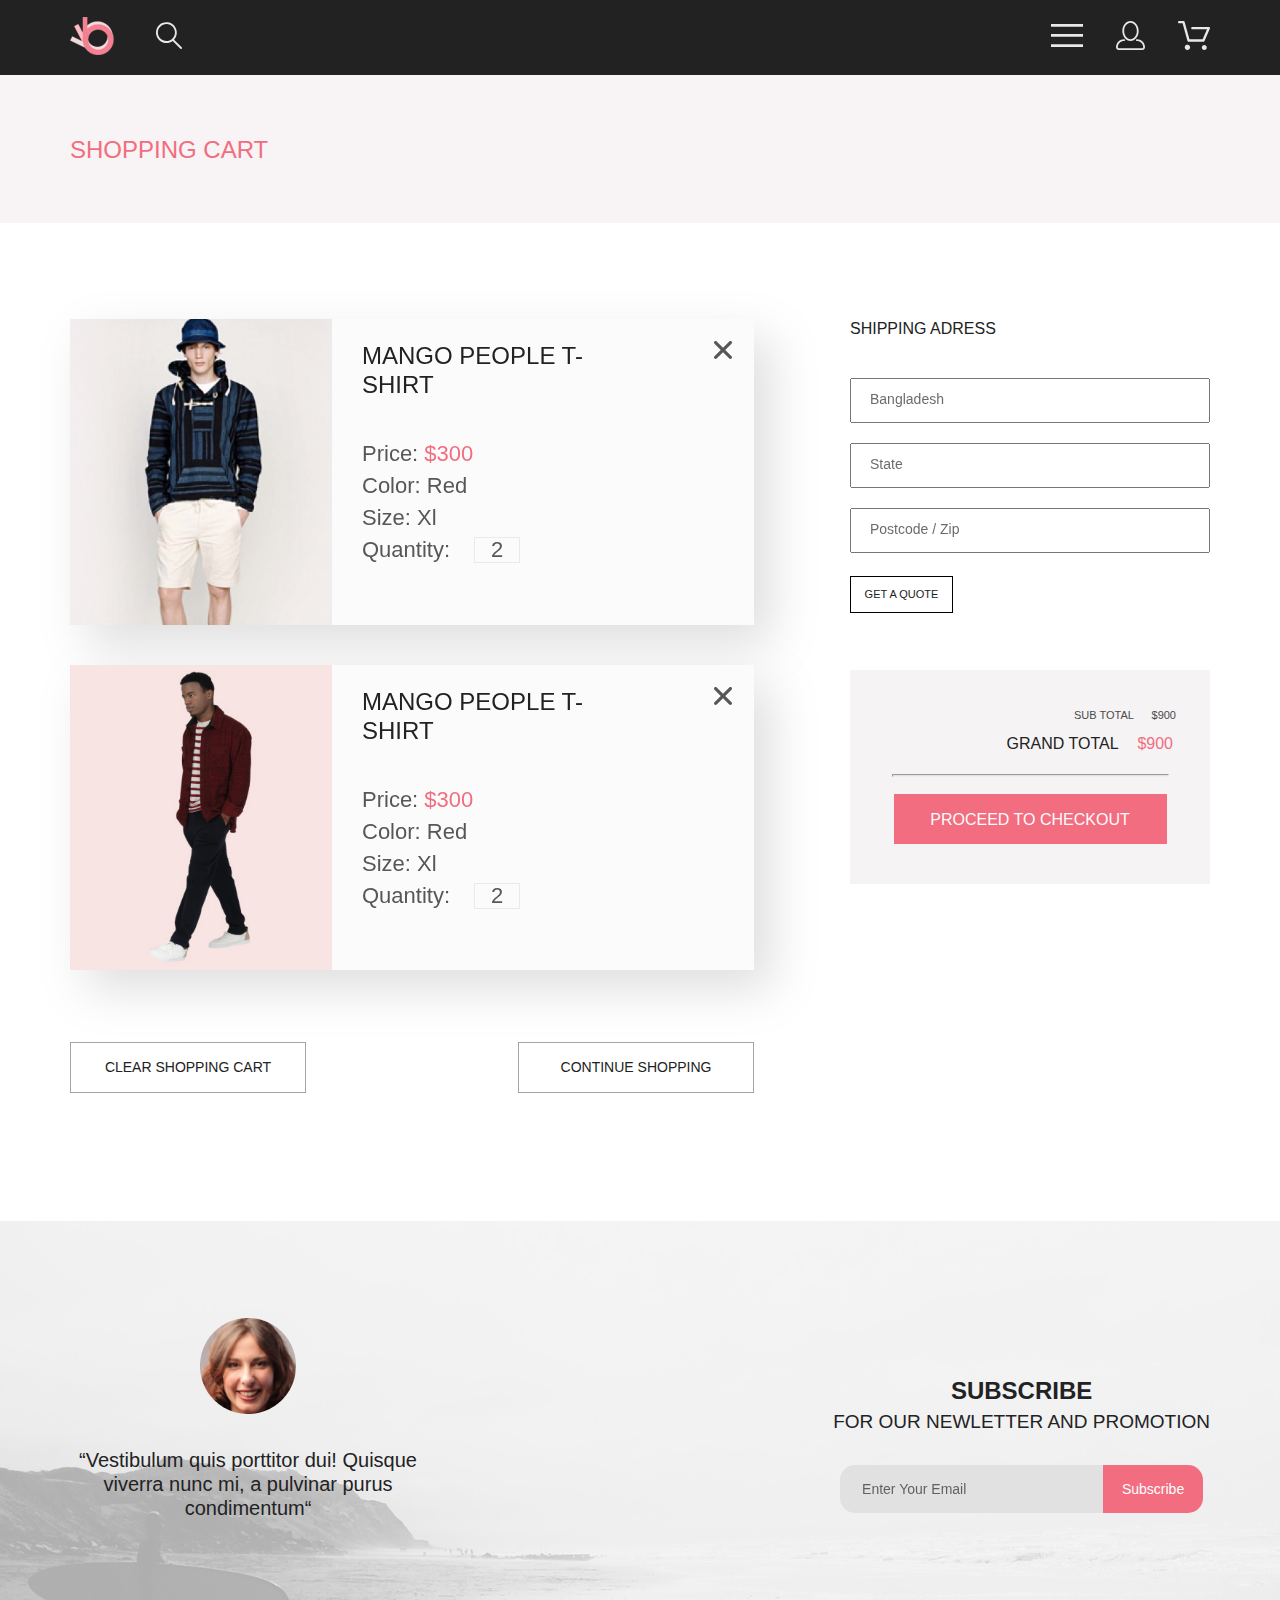
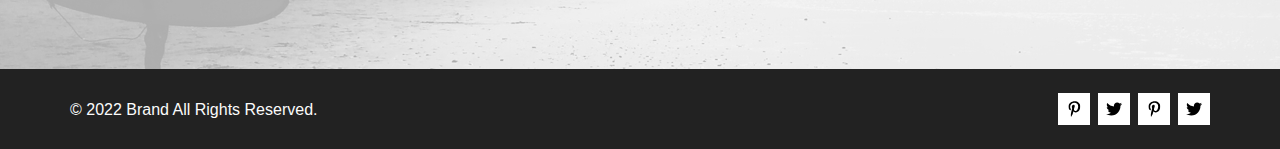
<file: Final project/cart.html>
<!DOCTYPE html>
<html lang="en">

<head>
    <meta charset="UTF-8">
    <meta http-equiv="X-UA-Compatible" content="IE=edge">
    <meta name="viewport" content="width=device-width, initial-scale=1.0">
    <title>Cart</title>
    <link rel="stylesheet" href="style.css">
</head>

<body>
    <main class="wrapper">
        <header class="header center">
            <div class="header__left">
                <a href="index.html"><img src="img/logo.png" alt="logo"></a>
                <a href="#"><img src="img/search.svg" alt="search"></a>
            </div>
            <nav class="header__right">
                <a href="catalog.html"><img src="img/menu.svg" alt="menu"></a>
                <a href="registration.html"><img src="img/reg.svg" alt="reg"></a>
                <a href="cart.html"><img src="img/cart.svg" alt="cart"></a>
            </nav>
        </header>
        <section class="head center">
            <h2 class="head__heading">SHOPPING CART</h2>
        </section>
        <section class="cart center">
            <section class="cart__product__box">
                <div class="cart__product">
                    <img class="cart__photo" src="img/catalog_img3.jpg" alt="photo">
                    <div class="cart__text">
                        <svg style="position: absolute; right: 0; padding-right: 22px;" width="18" height="18"
                            viewBox="0 0 18 18" fill="none" xmlns="http://www.w3.org/2000/svg">
                            <path
                                d="M11.2453 9L17.5302 2.71516C17.8285 2.41741 17.9962 2.01336 17.9966 1.59191C17.997 1.17045 17.8299 0.76611 17.5322 0.467832C17.2344 0.169555 16.8304 0.00177586 16.4089 0.00140366C15.9875 0.00103146 15.5831 0.168097 15.2848 0.465848L9 6.75069L2.71516 0.465848C2.41688 0.167571 2.01233 0 1.5905 0C1.16868 0 0.764125 0.167571 0.465848 0.465848C0.167571 0.764125 0 1.16868 0 1.5905C0 2.01233 0.167571 2.41688 0.465848 2.71516L6.75069 9L0.465848 15.2848C0.167571 15.5831 0 15.9877 0 16.4095C0 16.8313 0.167571 17.2359 0.465848 17.5342C0.764125 17.8324 1.16868 18 1.5905 18C2.01233 18 2.41688 17.8324 2.71516 17.5342L9 11.2493L15.2848 17.5342C15.5831 17.8324 15.9877 18 16.4095 18C16.8313 18 17.2359 17.8324 17.5342 17.5342C17.8324 17.2359 18 16.8313 18 16.4095C18 15.9877 17.8324 15.5831 17.5342 15.2848L11.2453 9Z"
                                fill="#575757" />
                        </svg>
                        <h1 class="cart__heading">MANGO PEOPLE T-SHIRT</h1>
                        <ul class="cart__list">
                            <li class="cart__list_li">Price:<p class="cart__list_li_price">$300</p>
                            </li>
                            <li class="cart__list_li">Color: Red</li>
                            <li class="cart__list_li">Size: Xl</li>
                            <li class="cart__list_li">Quantity: <div class="cart__list_li_block">2</div>
                            </li>
                        </ul>
                    </div>
                </div>
                <div class="cart__product">
                    <img class="cart__photo" src="img/catalog_img2.jpg" alt="photo">
                    <div class="cart__text">
                        <svg style="position: absolute; right: 0; padding-right: 22px;" width="18" height="18" viewBox="0 0 18 18" fill="none"
                            xmlns="http://www.w3.org/2000/svg">
                            <path
                                d="M11.2453 9L17.5302 2.71516C17.8285 2.41741 17.9962 2.01336 17.9966 1.59191C17.997 1.17045 17.8299 0.76611 17.5322 0.467832C17.2344 0.169555 16.8304 0.00177586 16.4089 0.00140366C15.9875 0.00103146 15.5831 0.168097 15.2848 0.465848L9 6.75069L2.71516 0.465848C2.41688 0.167571 2.01233 0 1.5905 0C1.16868 0 0.764125 0.167571 0.465848 0.465848C0.167571 0.764125 0 1.16868 0 1.5905C0 2.01233 0.167571 2.41688 0.465848 2.71516L6.75069 9L0.465848 15.2848C0.167571 15.5831 0 15.9877 0 16.4095C0 16.8313 0.167571 17.2359 0.465848 17.5342C0.764125 17.8324 1.16868 18 1.5905 18C2.01233 18 2.41688 17.8324 2.71516 17.5342L9 11.2493L15.2848 17.5342C15.5831 17.8324 15.9877 18 16.4095 18C16.8313 18 17.2359 17.8324 17.5342 17.5342C17.8324 17.2359 18 16.8313 18 16.4095C18 15.9877 17.8324 15.5831 17.5342 15.2848L11.2453 9Z"
                                fill="#575757" />
                        </svg>
                        <h1 class="cart__heading">MANGO PEOPLE T-SHIRT</h1>
                        <ul class="cart__list">
                            <li class="cart__list_li">Price:<p class="cart__list_li_price">$300</p>
                            </li>
                            <li class="cart__list_li">Color: Red</li>
                            <li class="cart__list_li">Size: Xl</li>
                            <li class="cart__list_li">Quantity: <div class="cart__list_li_block">2</div>
                            </li>
                        </ul>
                    </div>
                </div>
                <section class="cart__product__box__under">
                    <div class="cart__product__box__two-button"><a class="cart__product__box__two-button__text"
                            href="#"> CLEAR SHOPPING CART</a></div>
                    <div class="cart__product__box__two-button"><a class="cart__product__box__two-button__text"
                            href="#"> CONTINUE SHOPPING</a></div>
                </section>
            </section>
            <section class="cart__registration">
                <form class="cart__form" action="#">
                    <h1 class="cart__form__text">SHIPPING ADRESS</h1>
                    <input class="cart__input" placeholder="Bangladesh" type="text">
                    <input class="cart__input" placeholder="State" type="text">
                    <input class="cart__input" placeholder="Postcode / Zip" type="text">
                </form>
                <div class="cart__form__button"><a href="#" class="cart__form__button__text">GET A QUOTE</a></div>
                <div class="cart__registration__total">
                    <div class="cart__registration__total__text-block">
                        <h3 class="cart__registration__total_sub">SUB TOTAL <span
                                class="cart__registration__total_grand_price"> $900</span></h3>
                        <h2 class="cart__registration__total_grand">GRAND TOTAL <span
                                class="cart__registration__total_grand_price_big">$900</span>
                        </h2>
                    </div>
                    <aside class="cart__registration__total__under">
                        <hr class="cart__registration__total__line">
                        <div class="cart__registration__total__button">
                            <a href="#" class="cart__registration__total__button__text">PROCEED TO CHECKOUT</a>
                        </div>
                    </aside>
                </div>
            </section>
        </section>
    </main>
    <footer>
        <section class="subscribe center">
            <div class="photo">
                <img class="photo__face" src="img/face.png" alt="photo face">
                <p class="photo__text">“Vestibulum quis porttitor dui! Quisque viverra nunc mi, a pulvinar purus
                    condimentum“</p>
            </div>
            <div class="subscribe__right">
                <h1 class="subscribe__header">SUBSCRIBE</h1>
                <h2 class="subscribe__under">FOR OUR NEWLETTER AND PROMOTION
                </h2>
                <div class="email__subscribe">
                    <input class="input__email" type="email" placeholder="Enter Your Email">
                    <div class="button__subscribe"> <a class="subscribe__text" href="#">Subscribe</a></div>
                </div>
            </div>
        </section>
        <div class="footer center">
            <p class="footer__text">&copy; 2022 Brand All Rights Reserved.</p>
            <div class="icons">
                <a class="icons__link" href="#"><svg width="13" height="16" viewBox="0 0 13 16" fill="none"
                        xmlns="http://www.w3.org/2000/svg">
                        <g clip-path="url(#clip0_128_242)">
                            <path
                                d="M6.74032 0.203125C3.55564 0.203125 0.408203 2.34063 0.408203 5.8C0.408203 8 1.63738 9.25 2.38233 9.25C2.68963 9.25 2.86655 8.3875 2.86655 8.14375C2.86655 7.85313 2.13091 7.23438 2.13091 6.025C2.13091 3.5125 4.03055 1.73125 6.4889 1.73125C8.60271 1.73125 10.1671 2.94062 10.1671 5.1625C10.1671 6.82187 9.50597 9.93437 7.36422 9.93437C6.59133 9.93437 5.93018 9.37188 5.93018 8.56563C5.93018 7.38438 6.74963 6.24062 6.74963 5.02187C6.74963 2.95312 3.835 3.32812 3.835 5.82812C3.835 6.35312 3.90018 6.93437 4.13298 7.4125C3.70463 9.26875 2.82931 12.0344 2.82931 13.9469C2.82931 14.5375 2.91311 15.1188 2.96899 15.7094C3.07452 15.8281 3.02175 15.8156 3.18316 15.7563C4.74757 13.6 4.69169 13.1781 5.3994 10.3562C5.78119 11.0875 6.76826 11.4812 7.55046 11.4812C10.8469 11.4812 12.3275 8.24688 12.3275 5.33125C12.3275 2.22813 9.66427 0.203125 6.74032 0.203125Z"
                                fill="black" />
                        </g>
                        <defs>
                            <clipPath id="clip0_128_242">
                                <rect width="11.9193" height="16" fill="white" transform="translate(0.408203)" />
                            </clipPath>
                        </defs>
                    </svg>
                </a>
                <a class="icons__link" href="#"><svg width="17" height="14" viewBox="0 0 17 14" fill="none"
                        xmlns="http://www.w3.org/2000/svg">
                        <path
                            d="M14.4181 3.74107C14.4281 3.88319 14.4281 4.02535 14.4281 4.16747C14.4281 8.50247 11.1509 13.4974 5.16096 13.4974C3.31558 13.4974 1.60132 12.9593 0.159302 12.0253C0.421495 12.0558 0.673569 12.0659 0.94585 12.0659C2.46851 12.0659 3.8702 11.5482 4.98953 10.6649C3.5576 10.6345 2.3576 9.69032 1.94415 8.39081C2.14585 8.42125 2.34751 8.44156 2.5593 8.44156C2.85172 8.44156 3.14418 8.40094 3.41643 8.32991C1.92401 8.02531 0.80465 6.70553 0.80465 5.11163V5.07103C1.23825 5.31469 1.74249 5.46697 2.2769 5.48725C1.39959 4.89841 0.824826 3.89335 0.824826 2.75628C0.824826 2.14716 0.98614 1.58878 1.26851 1.10147C2.87187 3.09131 5.28195 4.39078 7.98443 4.53294C7.93403 4.28928 7.90376 4.0355 7.90376 3.78169C7.90376 1.97457 9.35586 0.502502 11.1609 0.502502C12.0987 0.502502 12.9457 0.89844 13.5407 1.53803C14.2768 1.39591 14.9827 1.12178 15.6079 0.746159C15.3659 1.5076 14.8516 2.14719 14.176 2.55325C14.8315 2.48222 15.4668 2.29944 16.0516 2.04566C15.608 2.69538 15.0533 3.27403 14.4181 3.74107Z"
                            fill="black" />
                    </svg>

                </a>
                <a class="icons__link" href="#"><svg width="13" height="16" viewBox="0 0 13 16" fill="none"
                        xmlns="http://www.w3.org/2000/svg">
                        <g clip-path="url(#clip0_128_242)">
                            <path
                                d="M6.74032 0.203125C3.55564 0.203125 0.408203 2.34063 0.408203 5.8C0.408203 8 1.63738 9.25 2.38233 9.25C2.68963 9.25 2.86655 8.3875 2.86655 8.14375C2.86655 7.85313 2.13091 7.23438 2.13091 6.025C2.13091 3.5125 4.03055 1.73125 6.4889 1.73125C8.60271 1.73125 10.1671 2.94062 10.1671 5.1625C10.1671 6.82187 9.50597 9.93437 7.36422 9.93437C6.59133 9.93437 5.93018 9.37188 5.93018 8.56563C5.93018 7.38438 6.74963 6.24062 6.74963 5.02187C6.74963 2.95312 3.835 3.32812 3.835 5.82812C3.835 6.35312 3.90018 6.93437 4.13298 7.4125C3.70463 9.26875 2.82931 12.0344 2.82931 13.9469C2.82931 14.5375 2.91311 15.1188 2.96899 15.7094C3.07452 15.8281 3.02175 15.8156 3.18316 15.7563C4.74757 13.6 4.69169 13.1781 5.3994 10.3562C5.78119 11.0875 6.76826 11.4812 7.55046 11.4812C10.8469 11.4812 12.3275 8.24688 12.3275 5.33125C12.3275 2.22813 9.66427 0.203125 6.74032 0.203125Z"
                                fill="black" />
                        </g>
                        <defs>
                            <clipPath id="clip0_128_242">
                                <rect width="11.9193" height="16" fill="white" transform="translate(0.408203)" />
                            </clipPath>
                        </defs>
                    </svg>
                </a>
                <a class="icons__link" href="#"><svg width="17" height="14" viewBox="0 0 17 14" fill="none"
                        xmlns="http://www.w3.org/2000/svg">
                        <path
                            d="M14.4181 3.74107C14.4281 3.88319 14.4281 4.02535 14.4281 4.16747C14.4281 8.50247 11.1509 13.4974 5.16096 13.4974C3.31558 13.4974 1.60132 12.9593 0.159302 12.0253C0.421495 12.0558 0.673569 12.0659 0.94585 12.0659C2.46851 12.0659 3.8702 11.5482 4.98953 10.6649C3.5576 10.6345 2.3576 9.69032 1.94415 8.39081C2.14585 8.42125 2.34751 8.44156 2.5593 8.44156C2.85172 8.44156 3.14418 8.40094 3.41643 8.32991C1.92401 8.02531 0.80465 6.70553 0.80465 5.11163V5.07103C1.23825 5.31469 1.74249 5.46697 2.2769 5.48725C1.39959 4.89841 0.824826 3.89335 0.824826 2.75628C0.824826 2.14716 0.98614 1.58878 1.26851 1.10147C2.87187 3.09131 5.28195 4.39078 7.98443 4.53294C7.93403 4.28928 7.90376 4.0355 7.90376 3.78169C7.90376 1.97457 9.35586 0.502502 11.1609 0.502502C12.0987 0.502502 12.9457 0.89844 13.5407 1.53803C14.2768 1.39591 14.9827 1.12178 15.6079 0.746159C15.3659 1.5076 14.8516 2.14719 14.176 2.55325C14.8315 2.48222 15.4668 2.29944 16.0516 2.04566C15.608 2.69538 15.0533 3.27403 14.4181 3.74107Z"
                            fill="black" />
                    </svg>

                </a>
            </div>
        </div>
    </footer>
</body>

</html>
</file>
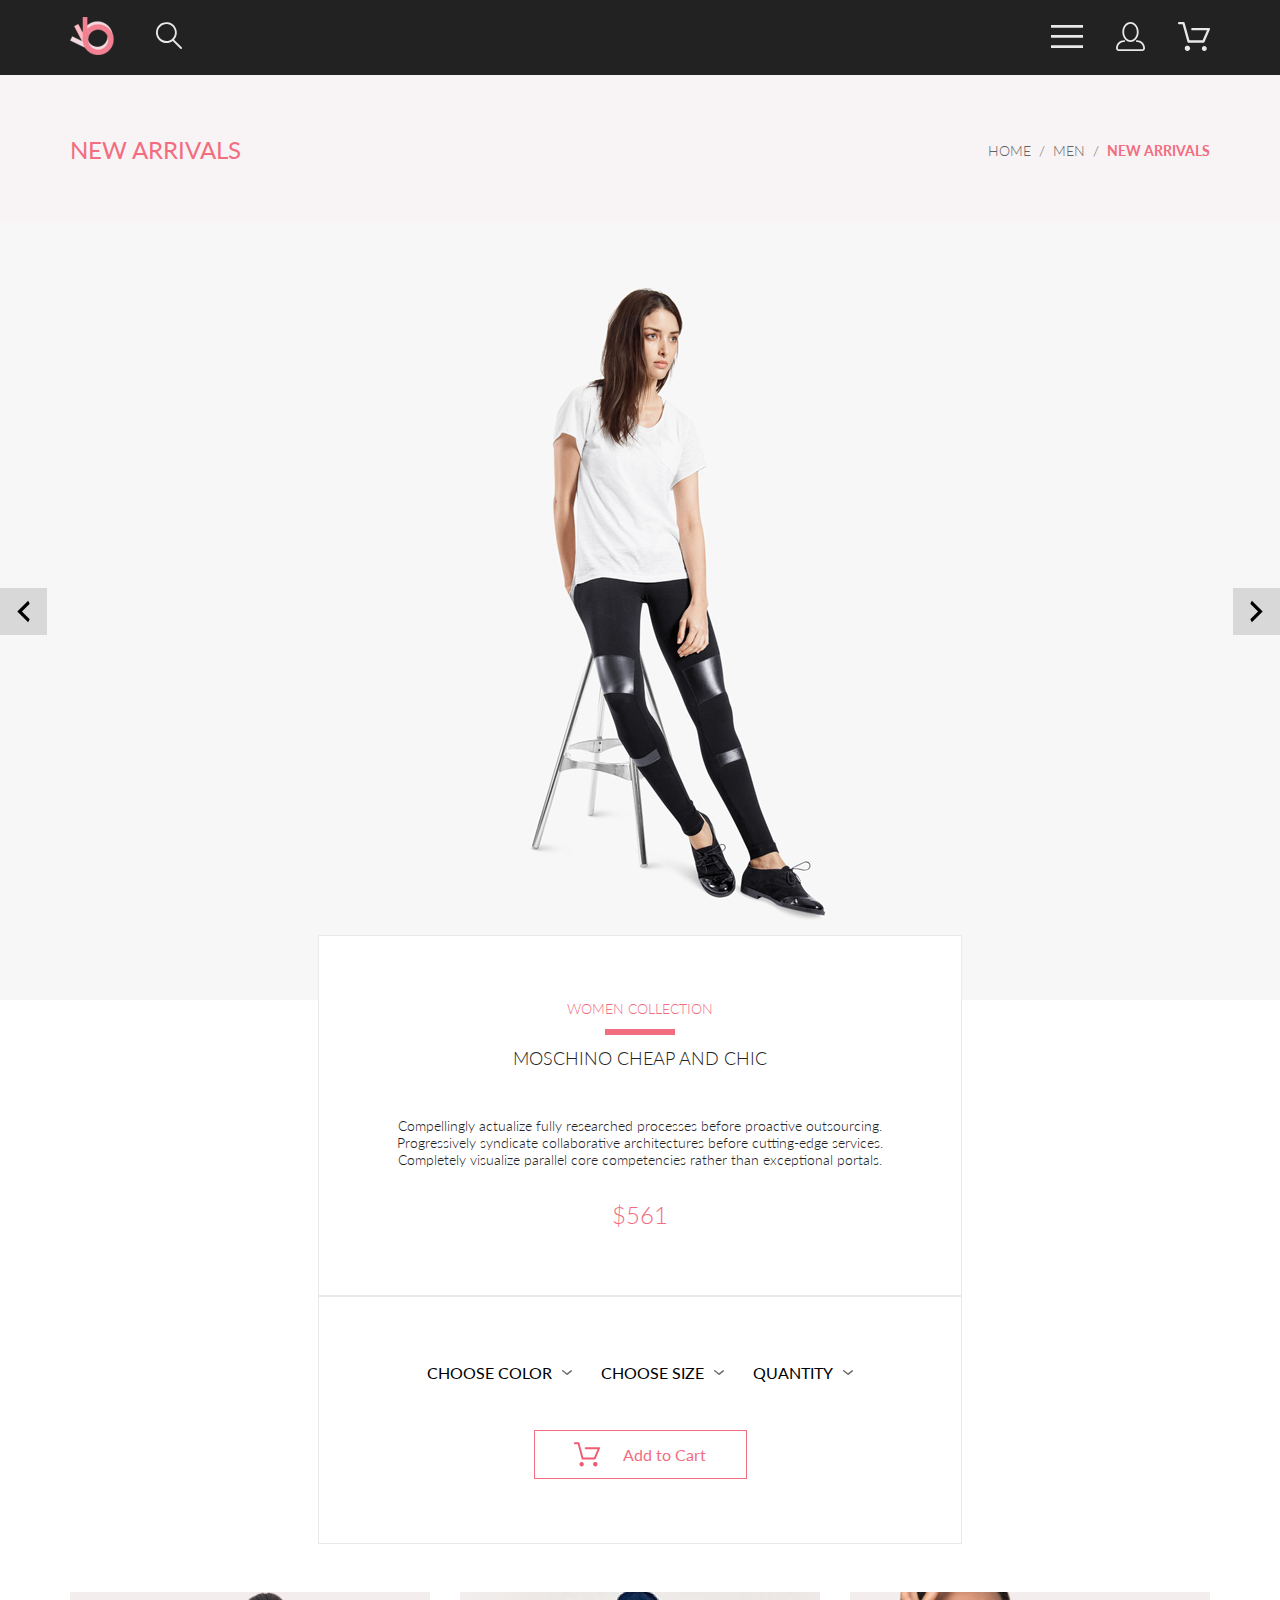
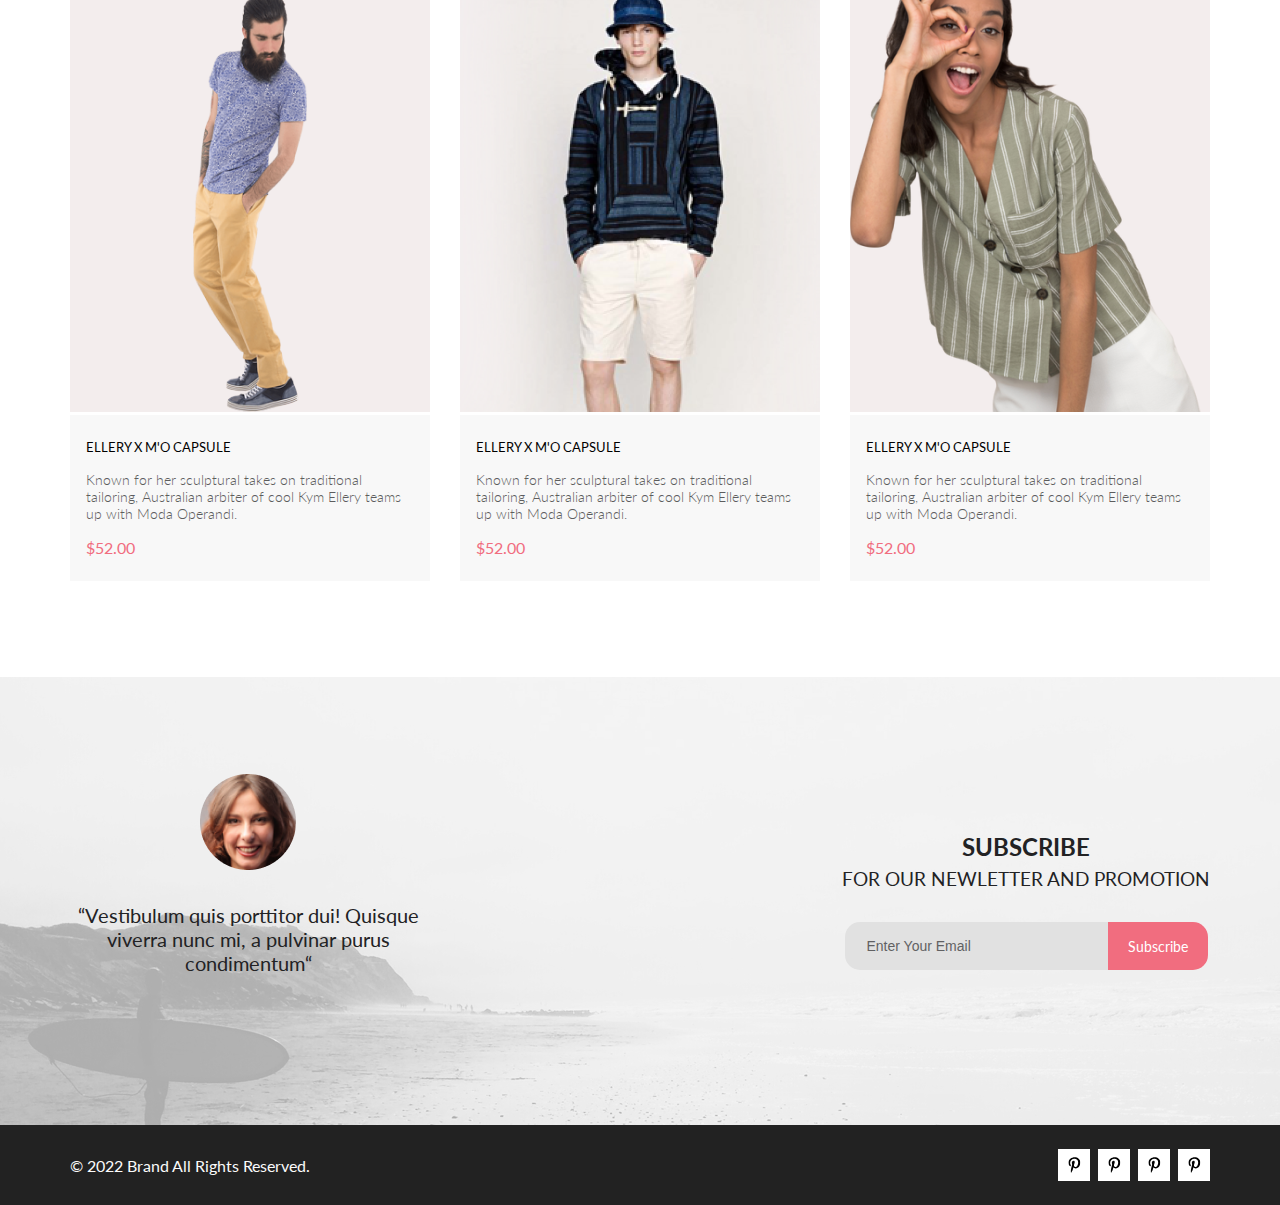
<file: Final project/product.html>
<!DOCTYPE html>
<html lang="en">

<head>
    <link rel="preconnect" href="https://fonts.googleapis.com">
    <link rel="preconnect" href="https://fonts.gstatic.com" crossorigin>
    <link href="https://fonts.googleapis.com/css2?family=Lato:wght@300;400;700;900&display=swap" rel="stylesheet">
    <meta charset="UTF-8">
    <meta http-equiv="X-UA-Compatible" content="IE=edge">
    <meta name="viewport" content="width=device-width, initial-scale=1.0">
    <title>Product</title>
    <link rel="stylesheet" href="style.css">
</head>

<body>
    <header class="header center">
        <div class="header__left">
            <a href="index.html"><img src="img/logo.png" alt="logo"></a>
            <a href="#"><img src="img/search.svg" alt="search"></a>
        </div>
        <nav class="header__right">
            <a href="catalog.html"><img src="img/menu.svg" alt="menu"></a>
            <a href="registration.html"><img src="img/reg.svg" alt="reg"></a>
            <a href="cart.html"><img src="img/cart.svg" alt="cart"></a>
        </nav>
    </header>
    <section class="head center">
        <h2 class="head__heading">NEW ARRIVALS </h2>
        <div class="breadcrumb">
            <div class="breadcrumb__box-link"><a class="breadcrumb__link" href="index.html">HOME</a></div>
            <div class="breadcrumb__box-link"><a class="breadcrumb__link" href="#">MEN</a></div>
            <div class="breadcrumb__box-link"><a class="breadcrumb__link" href="#">NEW ARRIVALS</a></div>
        </div>
    </section>
    <div class="slider">
        <a href="" class="slider__arrow slider__arrow_left">
            <svg width="13" height="23" viewBox="0 0 13 23" fill="none" xmlns="http://www.w3.org/2000/svg">
                <path
                    d="M12.6998 3.7499L4.9498 11.4999L12.6998 19.2499L11.1498 22.3499L0.299805 11.4999L11.1498 0.649902L12.6998 3.7499Z"
                    fill="black" />
            </svg>

        </a>
        <img src="img/product_img.jpg" alt="slider photo">
        <a href="" class="slider__arrow slider__arrow_right">
            <svg width="13" height="23" viewBox="0 0 13 23" fill="none" xmlns="http://www.w3.org/2000/svg">
                <path
                    d="M0.299805 19.2499L8.0498 11.4999L0.299805 3.7499L1.8498 0.649902L12.6998 11.4999L1.8498 22.3499L0.299805 19.2499Z"
                    fill="black" />
            </svg>

        </a>
    </div>
    <section class="content">
        <h3 class="content__heading_up" >WOMEN COLLECTION</h3>
        <div class="content__line"></div>
        <h2 class="content__heading">MOSCHINO CHEAP AND CHIC</h2>
        <p class="content__text">
            Compellingly actualize fully researched processes before proactive outsourcing. Progressively syndicate
            collaborative architectures before cutting-edge services. Completely visualize parallel core competencies
            rather than exceptional portals.
        </p>
        <div class="content__price">$561</div>
        <div class="content__line-big"></div>
        <div class="sort">
            <details class="sort__details">
                <summary class="sort__summary">CHOOSE COLOR<svg width="11" height="6" viewBox="0 0 11 6" fill="none"
                        xmlns="http://www.w3.org/2000/svg">
                        <path
                            d="M5.00214 5.00214C4.83521 5.00247 4.67343 4.94433 4.54488 4.83782L0.258102 1.2655C0.112196 1.14422 0.0204417 0.969958 0.00302325 0.781035C-0.0143952 0.592112 0.0439493 0.404007 0.165221 0.258101C0.286493 0.112196 0.460759 0.0204417 0.649682 0.00302327C0.838605 -0.0143952 1.02671 0.043949 1.17262 0.165221L5.00214 3.36602L8.83167 0.279536C8.90475 0.220188 8.98884 0.175869 9.0791 0.149125C9.16937 0.122382 9.26403 0.113741 9.35764 0.1237C9.45126 0.133659 9.54198 0.162021 9.6246 0.207156C9.70722 0.252292 9.7801 0.313311 9.83906 0.386705C9.90449 0.460167 9.95405 0.546351 9.98462 0.639855C10.0152 0.733359 10.0261 0.83217 10.0167 0.930097C10.0073 1.02802 9.97784 1.12296 9.93005 1.20895C9.88227 1.29494 9.81723 1.37013 9.73904 1.42982L5.45225 4.88068C5.32002 4.97036 5.16154 5.01312 5.00214 5.00214Z"
                            fill="#6F6E6E" />
                    </svg>
                </summary>
                <div class="sort__content">

                </div>
            </details>
            <details class="sort__details">
                <summary class="sort__summary">CHOOSE SIZE <svg width="11" height="6" viewBox="0 0 11 6" fill="none"
                        xmlns="http://www.w3.org/2000/svg">
                        <path
                            d="M5.00214 5.00214C4.83521 5.00247 4.67343 4.94433 4.54488 4.83782L0.258102 1.2655C0.112196 1.14422 0.0204417 0.969958 0.00302325 0.781035C-0.0143952 0.592112 0.0439493 0.404007 0.165221 0.258101C0.286493 0.112196 0.460759 0.0204417 0.649682 0.00302327C0.838605 -0.0143952 1.02671 0.043949 1.17262 0.165221L5.00214 3.36602L8.83167 0.279536C8.90475 0.220188 8.98884 0.175869 9.0791 0.149125C9.16937 0.122382 9.26403 0.113741 9.35764 0.1237C9.45126 0.133659 9.54198 0.162021 9.6246 0.207156C9.70722 0.252292 9.7801 0.313311 9.83906 0.386705C9.90449 0.460167 9.95405 0.546351 9.98462 0.639855C10.0152 0.733359 10.0261 0.83217 10.0167 0.930097C10.0073 1.02802 9.97784 1.12296 9.93005 1.20895C9.88227 1.29494 9.81723 1.37013 9.73904 1.42982L5.45225 4.88068C5.32002 4.97036 5.16154 5.01312 5.00214 5.00214Z"
                            fill="#6F6E6E" />
                    </svg></summary>
                <div class="sort__content">
                    <label class="sort__label">
                        <input type="checkbox" name="" id=""> <span>XS</span>
                    </label>
                    <label class="sort__label">
                        <input type="checkbox" name="" id=""> <span>S</span>
                    </label>
                    <label class="sort__label">
                        <input type="checkbox" name="" id=""> <span>M</span>
                    </label>
                    <label class="sort__label">
                        <input type="checkbox" name="" id=""> <span>L</span>
                    </label>
                </div>
            </details>
            <details class="sort__details">
                <summary class="sort__summary">QUANTITY<svg width="11" height="6" viewBox="0 0 11 6" fill="none"
                        xmlns="http://www.w3.org/2000/svg">
                        <path
                            d="M5.00214 5.00214C4.83521 5.00247 4.67343 4.94433 4.54488 4.83782L0.258102 1.2655C0.112196 1.14422 0.0204417 0.969958 0.00302325 0.781035C-0.0143952 0.592112 0.0439493 0.404007 0.165221 0.258101C0.286493 0.112196 0.460759 0.0204417 0.649682 0.00302327C0.838605 -0.0143952 1.02671 0.043949 1.17262 0.165221L5.00214 3.36602L8.83167 0.279536C8.90475 0.220188 8.98884 0.175869 9.0791 0.149125C9.16937 0.122382 9.26403 0.113741 9.35764 0.1237C9.45126 0.133659 9.54198 0.162021 9.6246 0.207156C9.70722 0.252292 9.7801 0.313311 9.83906 0.386705C9.90449 0.460167 9.95405 0.546351 9.98462 0.639855C10.0152 0.733359 10.0261 0.83217 10.0167 0.930097C10.0073 1.02802 9.97784 1.12296 9.93005 1.20895C9.88227 1.29494 9.81723 1.37013 9.73904 1.42982L5.45225 4.88068C5.32002 4.97036 5.16154 5.01312 5.00214 5.00214Z"
                            fill="#6F6E6E" />
                    </svg></summary>
                <div class="sort__content">
                    <label class="sort__label">
                        <input type="checkbox" name="" id=""> <span>XS</span>
                    </label>
                    <label class="sort__label">
                        <input type="checkbox" name="" id=""> <span>S</span>
                    </label>
                    <label class="sort__label">
                        <input type="checkbox" name="" id=""> <span>M</span>
                    </label>
                    <label class="sort__label">
                        <input type="checkbox" name="" id=""> <span>L</span>
                    </label>
                </div>
            </details>
        </div>
        <div class="button"><a class="button__text" href="cart.html"><svg width="27" height="25" viewBox="0 0 27 25" fill="none" xmlns="http://www.w3.org/2000/svg">
            <path d="M5.49847 22.185C5.50635 21.752 5.64091 21.3309 5.88519 20.9748C6.12947 20.6186 6.47261 20.3431 6.87158 20.1828C7.27055 20.0226 7.7076 19.9848 8.12781 20.0741C8.54802 20.1635 8.93269 20.376 9.23358 20.685C9.53447 20.994 9.73817 21.3857 9.81909 21.811C9.90002 22.2363 9.85453 22.6763 9.68842 23.0756C9.52231 23.475 9.24296 23.8161 8.88538 24.0559C8.52779 24.2957 8.10791 24.4237 7.67847 24.4237C7.38955 24.4211 7.10399 24.3611 6.83807 24.2472C6.57216 24.1333 6.3311 23.9676 6.12866 23.7597C5.92623 23.5518 5.76639 23.3057 5.65826 23.0355C5.55013 22.7653 5.49584 22.4763 5.49847 22.185ZM21.3045 24.4237C20.8711 24.4303 20.4453 24.3087 20.0797 24.074C19.7141 23.8393 19.4247 23.5017 19.2471 23.103C19.0696 22.7042 19.0117 22.2618 19.0806 21.8303C19.1496 21.3988 19.3423 20.9971 19.6351 20.6748C19.9278 20.3524 20.3077 20.1236 20.728 20.0165C21.1482 19.9095 21.5903 19.929 21.9997 20.0724C22.4091 20.2159 22.7679 20.4771 23.0317 20.8238C23.2956 21.1706 23.453 21.5877 23.4845 22.0236C23.5269 22.6155 23.3369 23.2004 22.9555 23.6523C22.7706 23.8745 22.5436 24.0574 22.2877 24.1901C22.0319 24.3227 21.7524 24.4025 21.4655 24.4247L21.3045 24.4237ZM8.59351 17.4855C8.38116 17.4851 8.17488 17.414 8.00671 17.2833C7.83855 17.1525 7.71792 16.9694 7.66351 16.7624L3.73651 2.19527H0.978516C0.719001 2.19527 0.470064 2.09128 0.28656 1.90622C0.103056 1.72116 0 1.47018 0 1.20847C0 0.946764 0.103056 0.695782 0.28656 0.510726C0.470064 0.325669 0.719001 0.22168 0.978516 0.22168H4.45752C4.66982 0.222254 4.876 0.293463 5.04413 0.424184C5.21226 0.554905 5.33295 0.737883 5.38751 0.944787L9.31451 15.5119H20.0185L23.5765 7.12665H11.7185C11.459 7.12665 11.2101 7.02266 11.0266 6.83761C10.8431 6.65255 10.74 6.40157 10.74 6.13986C10.74 5.87815 10.8431 5.62717 11.0266 5.44211C11.2101 5.25705 11.459 5.15306 11.7185 5.15306H25.0535C25.2131 5.15352 25.3701 5.19451 25.5099 5.27223C25.6497 5.34995 25.7679 5.46195 25.8535 5.59784C25.9413 5.73569 25.9945 5.89303 26.0084 6.05627C26.0224 6.21951 25.9966 6.38368 25.9335 6.53465L21.5425 16.8935C21.469 17.0684 21.3462 17.2177 21.1895 17.3229C21.0327 17.4281 20.8488 17.4846 20.6605 17.4855H8.59351Z" fill="#EF5B70"/>
            </svg>
            Add to Cart</a> </div>
    </section>

    <section class="product-box center">
        <div class="product-box__content">
            <div class="product">
                <img class="product__img" src="img/cigm4.png" alt="">
                <div class="product__content">
                    <a href="product.html" class="product__heading">ELLERY X M'O CAPSULE</a>
                    <p class="product__text">Known for her sculptural takes on traditional tailoring, Australian arbiter
                        of cool Kym Ellery teams up with Moda Operandi.</p>
                    <p class="product__price">$52.00</p>
                </div>
                <a href="#" class="product__add"><svg width="27" height="25" viewBox="0 0 27 25" fill="none"
                        xmlns="http://www.w3.org/2000/svg">
                        <path
                            d="M21.9509 23.2667H21.8386C21.2294 23.2667 20.7177 22.7671 20.6735 22.1294C20.629 21.4607 21.1175 20.8785 21.7626 20.8346C21.788 20.8329 21.8145 20.832 21.8405 20.832C22.4575 20.832 22.9743 21.3219 23.0201 21.9487C23.0319 22.1971 22.9914 22.5514 22.736 22.8439L22.73 22.8507L22.7242 22.8575C22.5275 23.0912 22.2607 23.2321 21.9509 23.2667ZM8.21887 23.2604C7.5683 23.2604 7.03906 22.7174 7.03906 22.05C7.03906 21.3832 7.5683 20.8406 8.21887 20.8406C8.86945 20.8406 9.39868 21.3832 9.39868 22.05C9.39868 22.7174 8.86945 23.2604 8.21887 23.2604Z"
                            fill="white" />
                        <path
                            d="M21.876 22.2662C21.921 22.2549 21.9423 22.2339 21.96 22.2129C21.9678 22.2037 21.9756 22.1946 21.9835 22.1855C22.02 22.1438 22.0233 22.0553 22.0224 22.0105C22.0092 21.9044 21.9185 21.8315 21.8412 21.8315C21.8375 21.8315 21.8336 21.8317 21.8312 21.8318C21.7531 21.8372 21.6653 21.9409 21.6719 22.0625C21.6813 22.1793 21.7675 22.2662 21.8392 22.2662H21.876ZM8.21954 22.2599C8.31873 22.2599 8.39935 22.1655 8.39935 22.0496C8.39935 21.9341 8.31873 21.8401 8.21954 21.8401C8.12042 21.8401 8.03973 21.9341 8.03973 22.0496C8.03973 22.1655 8.12042 22.2599 8.21954 22.2599ZM21.9995 24.2662C21.9517 24.2662 21.8878 24.2662 21.8392 24.2662C20.7017 24.2662 19.7567 23.3545 19.6765 22.198C19.5964 20.9929 20.4937 19.9183 21.6953 19.8364C21.7441 19.8331 21.7928 19.8315 21.8412 19.8315C22.9799 19.8315 23.9413 20.7324 24.019 21.8884C24.0505 22.4915 23.8741 23.0612 23.4898 23.5012C23.1055 23.9575 22.5764 24.2177 21.9995 24.2662ZM8.21954 24.2599C7.01532 24.2599 6.03973 23.2709 6.03973 22.0496C6.03973 20.8291 7.01532 19.8401 8.21954 19.8401C9.42371 19.8401 10.3994 20.8291 10.3994 22.0496C10.3994 23.2709 9.42371 24.2599 8.21954 24.2599ZM21.1984 17.3938H9.13306C8.70013 17.3938 8.31586 17.1005 8.20331 16.6775L4.27753 2.24768H1.52173C0.993408 2.24768 0.560547 1.80859 0.560547 1.27039C0.560547 0.733032 0.993408 0.292969 1.52173 0.292969H4.99933C5.43134 0.292969 5.81561 0.586304 5.9281 1.01025L9.85394 15.4391H20.5576L24.1144 7.13379H12.2578C11.7286 7.13379 11.2957 6.69373 11.2957 6.15649C11.2957 5.61914 11.7286 5.17908 12.2578 5.17908H25.5886C25.9091 5.17908 26.2141 5.34192 26.3896 5.61914C26.566 5.89539 26.5984 6.23743 26.4697 6.547L22.0795 16.807C21.9193 17.1653 21.5827 17.3938 21.1984 17.3938Z"
                            fill="white" />
                        <path
                            d="M21.876 22.2662C21.921 22.2549 21.9423 22.2339 21.96 22.2129C21.9678 22.2037 21.9756 22.1946 21.9835 22.1855C22.02 22.1438 22.0233 22.0553 22.0224 22.0105C22.0092 21.9044 21.9185 21.8315 21.8412 21.8315C21.8375 21.8315 21.8336 21.8317 21.8312 21.8318C21.7531 21.8372 21.6653 21.9409 21.6719 22.0625C21.6813 22.1793 21.7675 22.2662 21.8392 22.2662H21.876ZM8.21954 22.2599C8.31873 22.2599 8.39935 22.1655 8.39935 22.0496C8.39935 21.9341 8.31873 21.8401 8.21954 21.8401C8.12042 21.8401 8.03973 21.9341 8.03973 22.0496C8.03973 22.1655 8.12042 22.2599 8.21954 22.2599ZM21.9995 24.2662C21.9517 24.2662 21.8878 24.2662 21.8392 24.2662C20.7017 24.2662 19.7567 23.3545 19.6765 22.198C19.5964 20.9929 20.4937 19.9183 21.6953 19.8364C21.7441 19.8331 21.7928 19.8315 21.8412 19.8315C22.9799 19.8315 23.9413 20.7324 24.019 21.8884C24.0505 22.4915 23.8741 23.0612 23.4898 23.5012C23.1055 23.9575 22.5764 24.2177 21.9995 24.2662ZM8.21954 24.2599C7.01532 24.2599 6.03973 23.2709 6.03973 22.0496C6.03973 20.8291 7.01532 19.8401 8.21954 19.8401C9.42371 19.8401 10.3994 20.8291 10.3994 22.0496C10.3994 23.2709 9.42371 24.2599 8.21954 24.2599ZM21.1984 17.3938H9.13306C8.70013 17.3938 8.31586 17.1005 8.20331 16.6775L4.27753 2.24768H1.52173C0.993408 2.24768 0.560547 1.80859 0.560547 1.27039C0.560547 0.733032 0.993408 0.292969 1.52173 0.292969H4.99933C5.43134 0.292969 5.81561 0.586304 5.9281 1.01025L9.85394 15.4391H20.5576L24.1144 7.13379H12.2578C11.7286 7.13379 11.2957 6.69373 11.2957 6.15649C11.2957 5.61914 11.7286 5.17908 12.2578 5.17908H25.5886C25.9091 5.17908 26.2141 5.34192 26.3896 5.61914C26.566 5.89539 26.5984 6.23743 26.4697 6.547L22.0795 16.807C21.9193 17.1653 21.5827 17.3938 21.1984 17.3938Z"
                            fill="white" />
                    </svg>
                    Add to Cart</a>
            </div>
            <div class="product">
                <img class="product__img" src="img/cimg3.png" alt="">
                <div class="product__content">
                    <a href="product.html" class="product__heading">ELLERY X M'O CAPSULE</a>
                    <p class="product__text">Known for her sculptural takes on traditional tailoring, Australian arbiter
                        of cool Kym Ellery teams up with Moda Operandi.</p>
                    <p class="product__price">$52.00</p>
                </div>
                <a href="#" class="product__add"><svg width="27" height="25" viewBox="0 0 27 25" fill="none"
                        xmlns="http://www.w3.org/2000/svg">
                        <path
                            d="M21.9509 23.2667H21.8386C21.2294 23.2667 20.7177 22.7671 20.6735 22.1294C20.629 21.4607 21.1175 20.8785 21.7626 20.8346C21.788 20.8329 21.8145 20.832 21.8405 20.832C22.4575 20.832 22.9743 21.3219 23.0201 21.9487C23.0319 22.1971 22.9914 22.5514 22.736 22.8439L22.73 22.8507L22.7242 22.8575C22.5275 23.0912 22.2607 23.2321 21.9509 23.2667ZM8.21887 23.2604C7.5683 23.2604 7.03906 22.7174 7.03906 22.05C7.03906 21.3832 7.5683 20.8406 8.21887 20.8406C8.86945 20.8406 9.39868 21.3832 9.39868 22.05C9.39868 22.7174 8.86945 23.2604 8.21887 23.2604Z"
                            fill="white" />
                        <path
                            d="M21.876 22.2662C21.921 22.2549 21.9423 22.2339 21.96 22.2129C21.9678 22.2037 21.9756 22.1946 21.9835 22.1855C22.02 22.1438 22.0233 22.0553 22.0224 22.0105C22.0092 21.9044 21.9185 21.8315 21.8412 21.8315C21.8375 21.8315 21.8336 21.8317 21.8312 21.8318C21.7531 21.8372 21.6653 21.9409 21.6719 22.0625C21.6813 22.1793 21.7675 22.2662 21.8392 22.2662H21.876ZM8.21954 22.2599C8.31873 22.2599 8.39935 22.1655 8.39935 22.0496C8.39935 21.9341 8.31873 21.8401 8.21954 21.8401C8.12042 21.8401 8.03973 21.9341 8.03973 22.0496C8.03973 22.1655 8.12042 22.2599 8.21954 22.2599ZM21.9995 24.2662C21.9517 24.2662 21.8878 24.2662 21.8392 24.2662C20.7017 24.2662 19.7567 23.3545 19.6765 22.198C19.5964 20.9929 20.4937 19.9183 21.6953 19.8364C21.7441 19.8331 21.7928 19.8315 21.8412 19.8315C22.9799 19.8315 23.9413 20.7324 24.019 21.8884C24.0505 22.4915 23.8741 23.0612 23.4898 23.5012C23.1055 23.9575 22.5764 24.2177 21.9995 24.2662ZM8.21954 24.2599C7.01532 24.2599 6.03973 23.2709 6.03973 22.0496C6.03973 20.8291 7.01532 19.8401 8.21954 19.8401C9.42371 19.8401 10.3994 20.8291 10.3994 22.0496C10.3994 23.2709 9.42371 24.2599 8.21954 24.2599ZM21.1984 17.3938H9.13306C8.70013 17.3938 8.31586 17.1005 8.20331 16.6775L4.27753 2.24768H1.52173C0.993408 2.24768 0.560547 1.80859 0.560547 1.27039C0.560547 0.733032 0.993408 0.292969 1.52173 0.292969H4.99933C5.43134 0.292969 5.81561 0.586304 5.9281 1.01025L9.85394 15.4391H20.5576L24.1144 7.13379H12.2578C11.7286 7.13379 11.2957 6.69373 11.2957 6.15649C11.2957 5.61914 11.7286 5.17908 12.2578 5.17908H25.5886C25.9091 5.17908 26.2141 5.34192 26.3896 5.61914C26.566 5.89539 26.5984 6.23743 26.4697 6.547L22.0795 16.807C21.9193 17.1653 21.5827 17.3938 21.1984 17.3938Z"
                            fill="white" />
                        <path
                            d="M21.876 22.2662C21.921 22.2549 21.9423 22.2339 21.96 22.2129C21.9678 22.2037 21.9756 22.1946 21.9835 22.1855C22.02 22.1438 22.0233 22.0553 22.0224 22.0105C22.0092 21.9044 21.9185 21.8315 21.8412 21.8315C21.8375 21.8315 21.8336 21.8317 21.8312 21.8318C21.7531 21.8372 21.6653 21.9409 21.6719 22.0625C21.6813 22.1793 21.7675 22.2662 21.8392 22.2662H21.876ZM8.21954 22.2599C8.31873 22.2599 8.39935 22.1655 8.39935 22.0496C8.39935 21.9341 8.31873 21.8401 8.21954 21.8401C8.12042 21.8401 8.03973 21.9341 8.03973 22.0496C8.03973 22.1655 8.12042 22.2599 8.21954 22.2599ZM21.9995 24.2662C21.9517 24.2662 21.8878 24.2662 21.8392 24.2662C20.7017 24.2662 19.7567 23.3545 19.6765 22.198C19.5964 20.9929 20.4937 19.9183 21.6953 19.8364C21.7441 19.8331 21.7928 19.8315 21.8412 19.8315C22.9799 19.8315 23.9413 20.7324 24.019 21.8884C24.0505 22.4915 23.8741 23.0612 23.4898 23.5012C23.1055 23.9575 22.5764 24.2177 21.9995 24.2662ZM8.21954 24.2599C7.01532 24.2599 6.03973 23.2709 6.03973 22.0496C6.03973 20.8291 7.01532 19.8401 8.21954 19.8401C9.42371 19.8401 10.3994 20.8291 10.3994 22.0496C10.3994 23.2709 9.42371 24.2599 8.21954 24.2599ZM21.1984 17.3938H9.13306C8.70013 17.3938 8.31586 17.1005 8.20331 16.6775L4.27753 2.24768H1.52173C0.993408 2.24768 0.560547 1.80859 0.560547 1.27039C0.560547 0.733032 0.993408 0.292969 1.52173 0.292969H4.99933C5.43134 0.292969 5.81561 0.586304 5.9281 1.01025L9.85394 15.4391H20.5576L24.1144 7.13379H12.2578C11.7286 7.13379 11.2957 6.69373 11.2957 6.15649C11.2957 5.61914 11.7286 5.17908 12.2578 5.17908H25.5886C25.9091 5.17908 26.2141 5.34192 26.3896 5.61914C26.566 5.89539 26.5984 6.23743 26.4697 6.547L22.0795 16.807C21.9193 17.1653 21.5827 17.3938 21.1984 17.3938Z"
                            fill="white" />
                    </svg>
                    Add to Cart</a>
            </div>
            <div class="product">
                <img class="product__img" src="img/cigm6.png" alt="">
                <div class="product__content">
                    <a href="product.html" class="product__heading">ELLERY X M'O CAPSULE</a>
                    <p class="product__text">Known for her sculptural takes on traditional tailoring, Australian arbiter
                        of cool Kym Ellery teams up with Moda Operandi.</p>
                    <p class="product__price">$52.00</p>
                </div>
                <a href="#" class="product__add"><svg width="27" height="25" viewBox="0 0 27 25" fill="none"
                        xmlns="http://www.w3.org/2000/svg">
                        <path
                            d="M21.9509 23.2667H21.8386C21.2294 23.2667 20.7177 22.7671 20.6735 22.1294C20.629 21.4607 21.1175 20.8785 21.7626 20.8346C21.788 20.8329 21.8145 20.832 21.8405 20.832C22.4575 20.832 22.9743 21.3219 23.0201 21.9487C23.0319 22.1971 22.9914 22.5514 22.736 22.8439L22.73 22.8507L22.7242 22.8575C22.5275 23.0912 22.2607 23.2321 21.9509 23.2667ZM8.21887 23.2604C7.5683 23.2604 7.03906 22.7174 7.03906 22.05C7.03906 21.3832 7.5683 20.8406 8.21887 20.8406C8.86945 20.8406 9.39868 21.3832 9.39868 22.05C9.39868 22.7174 8.86945 23.2604 8.21887 23.2604Z"
                            fill="white" />
                        <path
                            d="M21.876 22.2662C21.921 22.2549 21.9423 22.2339 21.96 22.2129C21.9678 22.2037 21.9756 22.1946 21.9835 22.1855C22.02 22.1438 22.0233 22.0553 22.0224 22.0105C22.0092 21.9044 21.9185 21.8315 21.8412 21.8315C21.8375 21.8315 21.8336 21.8317 21.8312 21.8318C21.7531 21.8372 21.6653 21.9409 21.6719 22.0625C21.6813 22.1793 21.7675 22.2662 21.8392 22.2662H21.876ZM8.21954 22.2599C8.31873 22.2599 8.39935 22.1655 8.39935 22.0496C8.39935 21.9341 8.31873 21.8401 8.21954 21.8401C8.12042 21.8401 8.03973 21.9341 8.03973 22.0496C8.03973 22.1655 8.12042 22.2599 8.21954 22.2599ZM21.9995 24.2662C21.9517 24.2662 21.8878 24.2662 21.8392 24.2662C20.7017 24.2662 19.7567 23.3545 19.6765 22.198C19.5964 20.9929 20.4937 19.9183 21.6953 19.8364C21.7441 19.8331 21.7928 19.8315 21.8412 19.8315C22.9799 19.8315 23.9413 20.7324 24.019 21.8884C24.0505 22.4915 23.8741 23.0612 23.4898 23.5012C23.1055 23.9575 22.5764 24.2177 21.9995 24.2662ZM8.21954 24.2599C7.01532 24.2599 6.03973 23.2709 6.03973 22.0496C6.03973 20.8291 7.01532 19.8401 8.21954 19.8401C9.42371 19.8401 10.3994 20.8291 10.3994 22.0496C10.3994 23.2709 9.42371 24.2599 8.21954 24.2599ZM21.1984 17.3938H9.13306C8.70013 17.3938 8.31586 17.1005 8.20331 16.6775L4.27753 2.24768H1.52173C0.993408 2.24768 0.560547 1.80859 0.560547 1.27039C0.560547 0.733032 0.993408 0.292969 1.52173 0.292969H4.99933C5.43134 0.292969 5.81561 0.586304 5.9281 1.01025L9.85394 15.4391H20.5576L24.1144 7.13379H12.2578C11.7286 7.13379 11.2957 6.69373 11.2957 6.15649C11.2957 5.61914 11.7286 5.17908 12.2578 5.17908H25.5886C25.9091 5.17908 26.2141 5.34192 26.3896 5.61914C26.566 5.89539 26.5984 6.23743 26.4697 6.547L22.0795 16.807C21.9193 17.1653 21.5827 17.3938 21.1984 17.3938Z"
                            fill="white" />
                        <path
                            d="M21.876 22.2662C21.921 22.2549 21.9423 22.2339 21.96 22.2129C21.9678 22.2037 21.9756 22.1946 21.9835 22.1855C22.02 22.1438 22.0233 22.0553 22.0224 22.0105C22.0092 21.9044 21.9185 21.8315 21.8412 21.8315C21.8375 21.8315 21.8336 21.8317 21.8312 21.8318C21.7531 21.8372 21.6653 21.9409 21.6719 22.0625C21.6813 22.1793 21.7675 22.2662 21.8392 22.2662H21.876ZM8.21954 22.2599C8.31873 22.2599 8.39935 22.1655 8.39935 22.0496C8.39935 21.9341 8.31873 21.8401 8.21954 21.8401C8.12042 21.8401 8.03973 21.9341 8.03973 22.0496C8.03973 22.1655 8.12042 22.2599 8.21954 22.2599ZM21.9995 24.2662C21.9517 24.2662 21.8878 24.2662 21.8392 24.2662C20.7017 24.2662 19.7567 23.3545 19.6765 22.198C19.5964 20.9929 20.4937 19.9183 21.6953 19.8364C21.7441 19.8331 21.7928 19.8315 21.8412 19.8315C22.9799 19.8315 23.9413 20.7324 24.019 21.8884C24.0505 22.4915 23.8741 23.0612 23.4898 23.5012C23.1055 23.9575 22.5764 24.2177 21.9995 24.2662ZM8.21954 24.2599C7.01532 24.2599 6.03973 23.2709 6.03973 22.0496C6.03973 20.8291 7.01532 19.8401 8.21954 19.8401C9.42371 19.8401 10.3994 20.8291 10.3994 22.0496C10.3994 23.2709 9.42371 24.2599 8.21954 24.2599ZM21.1984 17.3938H9.13306C8.70013 17.3938 8.31586 17.1005 8.20331 16.6775L4.27753 2.24768H1.52173C0.993408 2.24768 0.560547 1.80859 0.560547 1.27039C0.560547 0.733032 0.993408 0.292969 1.52173 0.292969H4.99933C5.43134 0.292969 5.81561 0.586304 5.9281 1.01025L9.85394 15.4391H20.5576L24.1144 7.13379H12.2578C11.7286 7.13379 11.2957 6.69373 11.2957 6.15649C11.2957 5.61914 11.7286 5.17908 12.2578 5.17908H25.5886C25.9091 5.17908 26.2141 5.34192 26.3896 5.61914C26.566 5.89539 26.5984 6.23743 26.4697 6.547L22.0795 16.807C21.9193 17.1653 21.5827 17.3938 21.1984 17.3938Z"
                            fill="white" />
                    </svg>
                    Add to Cart</a>
            </div>
        </div>
    </section>
    <footer>
        <section class="subscribe center">
            <div class="photo">
                <img class="photo__face" src="img/face.png" alt="photo face">
                <p class="photo__text">“Vestibulum quis porttitor dui! Quisque viverra nunc mi, a pulvinar purus
                    condimentum“</p>
            </div>
            <div class="subscribe__right">
                <h1 class="subscribe__header">SUBSCRIBE</h1>
                <h2 class="subscribe__under">FOR OUR NEWLETTER AND PROMOTION
                </h2>
                <div class="email__subscribe">
                    <input class="input__email" type="email" placeholder="Enter Your Email">
                    <div class="button__subscribe"> <a class="subscribe__text" href="#">Subscribe</a></div>
                </div>
            </div>
        </section>
        <div class="footer center">
            <p class="footer__text">&copy; 2022 Brand All Rights Reserved.</p>
            <div class="icons">
                <a class="icons__link" href="#"><svg width="13" height="16" viewBox="0 0 13 16" fill="none"
                        xmlns="http://www.w3.org/2000/svg">
                        <g clip-path="url(#clip0_128_242)">
                            <path
                                d="M6.74032 0.203125C3.55564 0.203125 0.408203 2.34063 0.408203 5.8C0.408203 8 1.63738 9.25 2.38233 9.25C2.68963 9.25 2.86655 8.3875 2.86655 8.14375C2.86655 7.85313 2.13091 7.23438 2.13091 6.025C2.13091 3.5125 4.03055 1.73125 6.4889 1.73125C8.60271 1.73125 10.1671 2.94062 10.1671 5.1625C10.1671 6.82187 9.50597 9.93437 7.36422 9.93437C6.59133 9.93437 5.93018 9.37188 5.93018 8.56563C5.93018 7.38438 6.74963 6.24062 6.74963 5.02187C6.74963 2.95312 3.835 3.32812 3.835 5.82812C3.835 6.35312 3.90018 6.93437 4.13298 7.4125C3.70463 9.26875 2.82931 12.0344 2.82931 13.9469C2.82931 14.5375 2.91311 15.1188 2.96899 15.7094C3.07452 15.8281 3.02175 15.8156 3.18316 15.7563C4.74757 13.6 4.69169 13.1781 5.3994 10.3562C5.78119 11.0875 6.76826 11.4812 7.55046 11.4812C10.8469 11.4812 12.3275 8.24688 12.3275 5.33125C12.3275 2.22813 9.66427 0.203125 6.74032 0.203125Z"
                                fill="black" />
                        </g>
                        <defs>
                            <clipPath id="clip0_128_242">
                                <rect width="11.9193" height="16" fill="white" transform="translate(0.408203)" />
                            </clipPath>
                        </defs>
                    </svg>
                </a>
                <a class="icons__link" href="#"><svg width="13" height="16" viewBox="0 0 13 16" fill="none"
                        xmlns="http://www.w3.org/2000/svg">
                        <g clip-path="url(#clip0_128_242)">
                            <path
                                d="M6.74032 0.203125C3.55564 0.203125 0.408203 2.34063 0.408203 5.8C0.408203 8 1.63738 9.25 2.38233 9.25C2.68963 9.25 2.86655 8.3875 2.86655 8.14375C2.86655 7.85313 2.13091 7.23438 2.13091 6.025C2.13091 3.5125 4.03055 1.73125 6.4889 1.73125C8.60271 1.73125 10.1671 2.94062 10.1671 5.1625C10.1671 6.82187 9.50597 9.93437 7.36422 9.93437C6.59133 9.93437 5.93018 9.37188 5.93018 8.56563C5.93018 7.38438 6.74963 6.24062 6.74963 5.02187C6.74963 2.95312 3.835 3.32812 3.835 5.82812C3.835 6.35312 3.90018 6.93437 4.13298 7.4125C3.70463 9.26875 2.82931 12.0344 2.82931 13.9469C2.82931 14.5375 2.91311 15.1188 2.96899 15.7094C3.07452 15.8281 3.02175 15.8156 3.18316 15.7563C4.74757 13.6 4.69169 13.1781 5.3994 10.3562C5.78119 11.0875 6.76826 11.4812 7.55046 11.4812C10.8469 11.4812 12.3275 8.24688 12.3275 5.33125C12.3275 2.22813 9.66427 0.203125 6.74032 0.203125Z"
                                fill="black" />
                        </g>
                        <defs>
                            <clipPath id="clip0_128_242">
                                <rect width="11.9193" height="16" fill="white" transform="translate(0.408203)" />
                            </clipPath>
                        </defs>
                    </svg>
                </a>
                <a class="icons__link" href="#"><svg width="13" height="16" viewBox="0 0 13 16" fill="none"
                        xmlns="http://www.w3.org/2000/svg">
                        <g clip-path="url(#clip0_128_242)">
                            <path
                                d="M6.74032 0.203125C3.55564 0.203125 0.408203 2.34063 0.408203 5.8C0.408203 8 1.63738 9.25 2.38233 9.25C2.68963 9.25 2.86655 8.3875 2.86655 8.14375C2.86655 7.85313 2.13091 7.23438 2.13091 6.025C2.13091 3.5125 4.03055 1.73125 6.4889 1.73125C8.60271 1.73125 10.1671 2.94062 10.1671 5.1625C10.1671 6.82187 9.50597 9.93437 7.36422 9.93437C6.59133 9.93437 5.93018 9.37188 5.93018 8.56563C5.93018 7.38438 6.74963 6.24062 6.74963 5.02187C6.74963 2.95312 3.835 3.32812 3.835 5.82812C3.835 6.35312 3.90018 6.93437 4.13298 7.4125C3.70463 9.26875 2.82931 12.0344 2.82931 13.9469C2.82931 14.5375 2.91311 15.1188 2.96899 15.7094C3.07452 15.8281 3.02175 15.8156 3.18316 15.7563C4.74757 13.6 4.69169 13.1781 5.3994 10.3562C5.78119 11.0875 6.76826 11.4812 7.55046 11.4812C10.8469 11.4812 12.3275 8.24688 12.3275 5.33125C12.3275 2.22813 9.66427 0.203125 6.74032 0.203125Z"
                                fill="black" />
                        </g>
                        <defs>
                            <clipPath id="clip0_128_242">
                                <rect width="11.9193" height="16" fill="white" transform="translate(0.408203)" />
                            </clipPath>
                        </defs>
                    </svg>
                </a>
                <a class="icons__link" href="#"><svg width="13" height="16" viewBox="0 0 13 16" fill="none"
                        xmlns="http://www.w3.org/2000/svg">
                        <g clip-path="url(#clip0_128_242)">
                            <path
                                d="M6.74032 0.203125C3.55564 0.203125 0.408203 2.34063 0.408203 5.8C0.408203 8 1.63738 9.25 2.38233 9.25C2.68963 9.25 2.86655 8.3875 2.86655 8.14375C2.86655 7.85313 2.13091 7.23438 2.13091 6.025C2.13091 3.5125 4.03055 1.73125 6.4889 1.73125C8.60271 1.73125 10.1671 2.94062 10.1671 5.1625C10.1671 6.82187 9.50597 9.93437 7.36422 9.93437C6.59133 9.93437 5.93018 9.37188 5.93018 8.56563C5.93018 7.38438 6.74963 6.24062 6.74963 5.02187C6.74963 2.95312 3.835 3.32812 3.835 5.82812C3.835 6.35312 3.90018 6.93437 4.13298 7.4125C3.70463 9.26875 2.82931 12.0344 2.82931 13.9469C2.82931 14.5375 2.91311 15.1188 2.96899 15.7094C3.07452 15.8281 3.02175 15.8156 3.18316 15.7563C4.74757 13.6 4.69169 13.1781 5.3994 10.3562C5.78119 11.0875 6.76826 11.4812 7.55046 11.4812C10.8469 11.4812 12.3275 8.24688 12.3275 5.33125C12.3275 2.22813 9.66427 0.203125 6.74032 0.203125Z"
                                fill="black" />
                        </g>
                        <defs>
                            <clipPath id="clip0_128_242">
                                <rect width="11.9193" height="16" fill="white" transform="translate(0.408203)" />
                            </clipPath>
                        </defs>
                    </svg>
                </a>
            </div>
        </div>
    </footer>
</body>

</html>
</file>
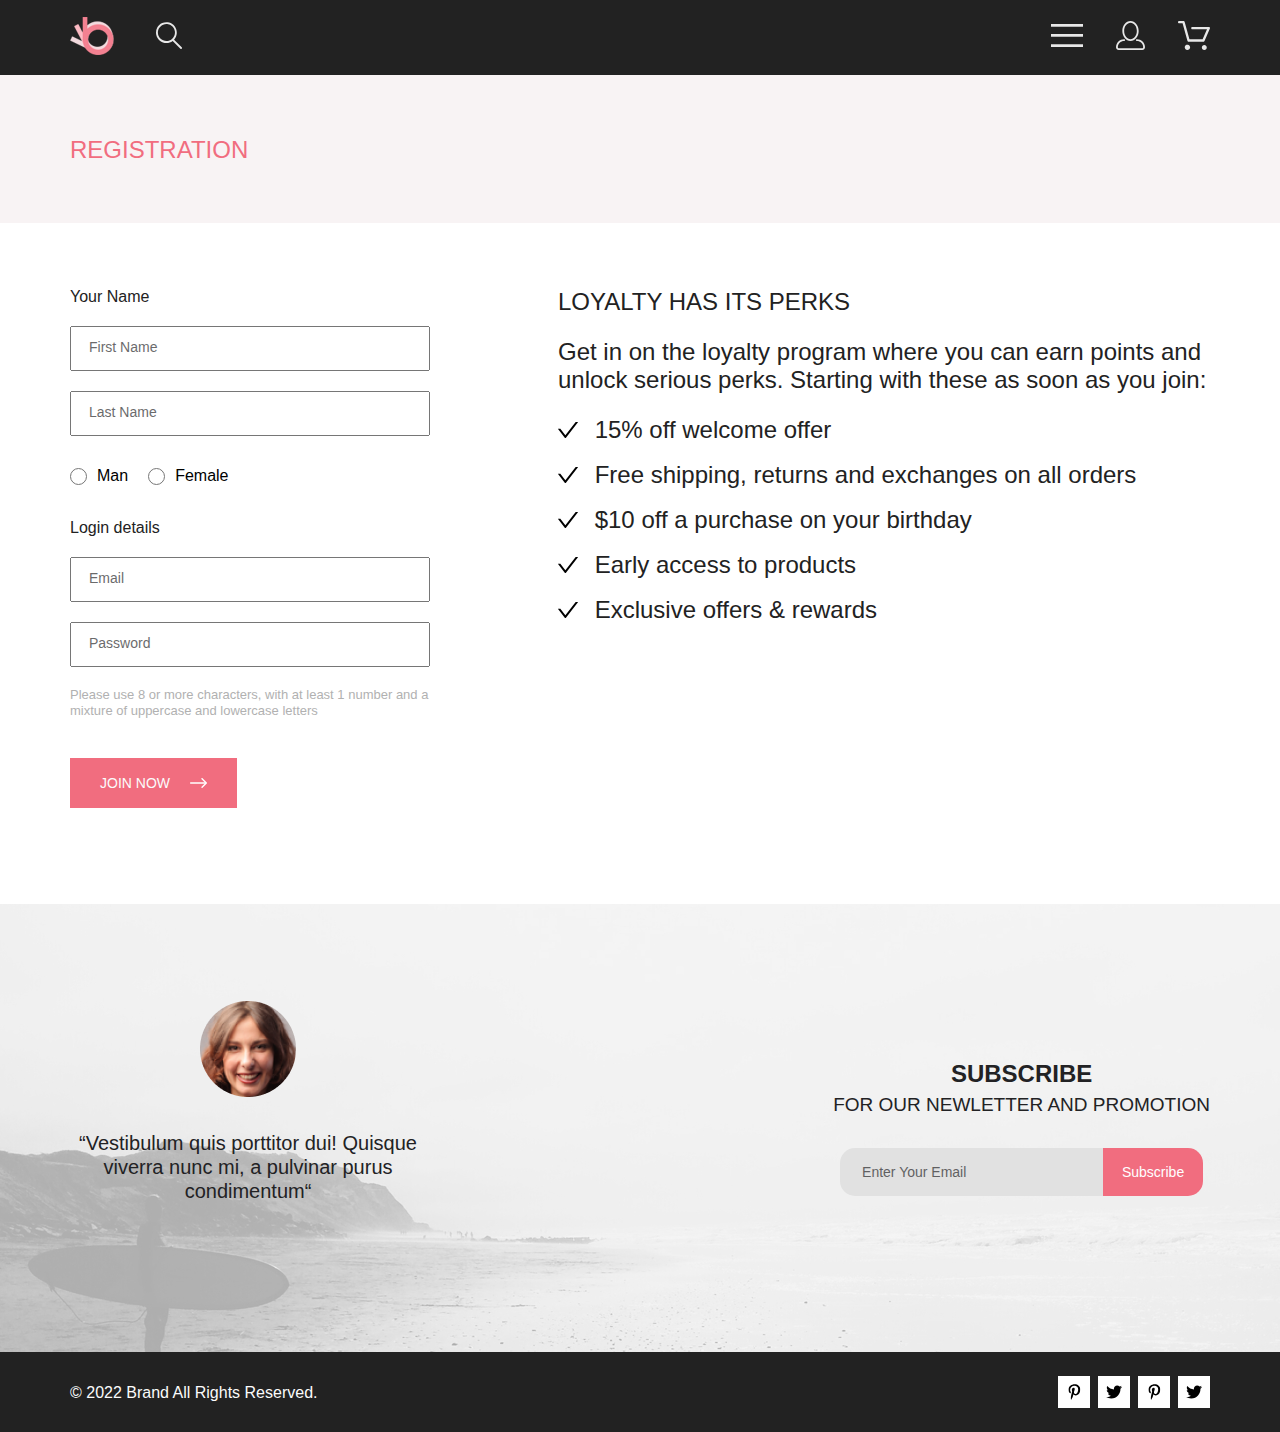
<file: Final project/registration.html>
<!DOCTYPE html>
<html lang="en">

<head>
    <meta charset="UTF-8">
    <meta http-equiv="X-UA-Compatible" content="IE=edge">
    <meta name="viewport" content="width=device-width, initial-scale=1.0">
    <title>Registration</title>
    <link rel="stylesheet" href="style.css">
</head>

<body>
    <main class="wrapper">
        <header class="header center">
            <div class="header__left">
                <a href="index.html"><img src="img/logo.png" alt="logo"></a>
                <a href="#"><img src="img/search.svg" alt="search"></a>
            </div>
            <nav class="header__right">
                <label for="header__check"><img src="img/menu.svg" alt="menu"></label>
                <a href="registration.html"><img src="img/reg.svg" alt="reg"></a>
                <a href="cart.html"><img src="img/cart.svg" alt="cart"></a>
            </nav>
            <input class="header__checkbox" id="header__check" type="checkbox">
        </header>
        <section class="head center">
            <h2 class="head__heading">REGISTRATION</h2>
        </section>
        <section class="registration center">
            <section class="registration__box">
                <div class="registration__field">
                    <form class="registration__form" action="#">
                        <h2 class="registration__form_name">Your Name</h2>
                        <input class="registration__form__input" placeholder="First Name" type="text">
                        <input class="registration__form__input" placeholder="Last Name" type="text">
                        <div class="registration__form__select">
                            <input class="registration__form__checkbox" type="radio" <p>Man</p>
                            <input class="registration__form__checkbox2" type="radio" <p>Female</p>
                        </div>
                        <h2 class="registration__form_name">Login details</h2>
                        <input class="registration__form__input" placeholder="Email" type="text">
                        <input class="registration__form__input" placeholder="Password" type="text">
                        <h2 class="registration__form__help">Please use 8 or more characters, with at least 1 number and
                            a
                            mixture of uppercase and lowercase letters</h2>
                        <div class="registration__form__button"> <a href="#" class="registration__form__button__text">
                                JOIN NOW</a><svg width="17" height="10" viewBox="0 0 17 10" fill="none"
                                xmlns="http://www.w3.org/2000/svg">
                                <path fill-rule="evenodd" clip-rule="evenodd"
                                    d="M11.54 0.208095C11.6058 0.142131 11.684 0.0897967 11.77 0.0540883C11.8561 0.01838 11.9483 0 12.0415 0C12.1347 0 12.2269 0.01838 12.313 0.0540883C12.399 0.0897967 12.4772 0.142131 12.543 0.208095L16.7929 4.458C16.8589 4.5238 16.9112 4.60196 16.9469 4.68802C16.9826 4.77407 17.001 4.86632 17.001 4.95949C17.001 5.05266 16.9826 5.14491 16.9469 5.23097C16.9112 5.31702 16.8589 5.39518 16.7929 5.46098L12.543 9.71089C12.41 9.84389 12.2296 9.91861 12.0415 9.91861C11.8534 9.91861 11.673 9.84389 11.54 9.71089C11.407 9.57788 11.3323 9.39749 11.3323 9.2094C11.3323 9.0213 11.407 8.84091 11.54 8.70791L15.2898 4.95949L11.54 1.21107C11.474 1.14528 11.4217 1.06711 11.386 0.981059C11.3503 0.895005 11.3319 0.802752 11.3319 0.709584C11.3319 0.616415 11.3503 0.524162 11.386 0.438109C11.4217 0.352055 11.474 0.273891 11.54 0.208095Z"
                                    fill="white" />
                                <path fill-rule="evenodd" clip-rule="evenodd"
                                    d="M0 4.95948C0 4.77162 0.0746263 4.59146 0.207462 4.45862C0.340297 4.32579 0.52046 4.25116 0.708318 4.25116H15.583C15.7708 4.25116 15.951 4.32579 16.0838 4.45862C16.2167 4.59146 16.2913 4.77162 16.2913 4.95948C16.2913 5.14734 16.2167 5.3275 16.0838 5.46033C15.951 5.59317 15.7708 5.6678 15.583 5.6678H0.708318C0.52046 5.6678 0.340297 5.59317 0.207462 5.46033C0.0746263 5.3275 0 5.14734 0 4.95948Z"
                                    fill="white" />
                            </svg>
                        </div>
                    </form>
                </div>
                <div class="registration__info">
                    <h1 class="registration__info__header">LOYALTY HAS ITS PERKS</h1>
                    <h2 class="registration__info__paragraph">Get in on the loyalty program where you can earn points
                        and unlock serious perks. Starting with these as soon as you join:</h2>
                    <ul class="registration__info__list">
                        <li class="registration__info__list__link"><svg style="padding-right: 10px;" width="20" height="16" viewBox="0 0 20 16"
                                fill="none" xmlns="http://www.w3.org/2000/svg">
                                <path
                                    d="M19.8035 0H18.0904C17.8502 0 17.6222 0.111827 17.4752 0.303176L7.3702 13.2826L2.52481 7.05754C2.45151 6.96318 2.35808 6.88688 2.25153 6.83438C2.14499 6.78187 2.0281 6.75451 1.90963 6.75437H0.196467C0.032258 6.75437 -0.0584248 6.94572 0.0420614 7.07494L6.75503 15.6981C7.06874 16.1006 7.67166 16.1006 7.98782 15.6981L19.9579 0.318087C20.0584 0.191349 19.9677 0 19.8035 0Z"
                                    fill="black" />
                            </svg>
                            15% off welcome offer
                        </li>
                        <li class="registration__info__list__link"><svg style="padding-right: 10px;" width="20" height="16" viewBox="0 0 20 16"
                                fill="none" xmlns="http://www.w3.org/2000/svg">
                                <path
                                    d="M19.8035 0H18.0904C17.8502 0 17.6222 0.111827 17.4752 0.303176L7.3702 13.2826L2.52481 7.05754C2.45151 6.96318 2.35808 6.88688 2.25153 6.83438C2.14499 6.78187 2.0281 6.75451 1.90963 6.75437H0.196467C0.032258 6.75437 -0.0584248 6.94572 0.0420614 7.07494L6.75503 15.6981C7.06874 16.1006 7.67166 16.1006 7.98782 15.6981L19.9579 0.318087C20.0584 0.191349 19.9677 0 19.8035 0Z"
                                    fill="black" />
                            </svg>
                            Free shipping, returns and exchanges on all orders

                        </li>
                        <li class="registration__info__list__link"><svg style="padding-right: 10px;" width="20" height="16" viewBox="0 0 20 16"
                                fill="none" xmlns="http://www.w3.org/2000/svg">
                                <path
                                    d="M19.8035 0H18.0904C17.8502 0 17.6222 0.111827 17.4752 0.303176L7.3702 13.2826L2.52481 7.05754C2.45151 6.96318 2.35808 6.88688 2.25153 6.83438C2.14499 6.78187 2.0281 6.75451 1.90963 6.75437H0.196467C0.032258 6.75437 -0.0584248 6.94572 0.0420614 7.07494L6.75503 15.6981C7.06874 16.1006 7.67166 16.1006 7.98782 15.6981L19.9579 0.318087C20.0584 0.191349 19.9677 0 19.8035 0Z"
                                    fill="black" />
                            </svg>
                            $10 off a purchase on your birthday

                        </li>
                        <li class="registration__info__list__link"><svg style="padding-right: 10px;" width="20" height="16" viewBox="0 0 20 16"
                                fill="none" xmlns="http://www.w3.org/2000/svg">
                                <path
                                    d="M19.8035 0H18.0904C17.8502 0 17.6222 0.111827 17.4752 0.303176L7.3702 13.2826L2.52481 7.05754C2.45151 6.96318 2.35808 6.88688 2.25153 6.83438C2.14499 6.78187 2.0281 6.75451 1.90963 6.75437H0.196467C0.032258 6.75437 -0.0584248 6.94572 0.0420614 7.07494L6.75503 15.6981C7.06874 16.1006 7.67166 16.1006 7.98782 15.6981L19.9579 0.318087C20.0584 0.191349 19.9677 0 19.8035 0Z"
                                    fill="black" />
                            </svg>
                            Early access to products</li>
                        <li class="registration__info__list__link"><svg style="padding-right: 10px;" width="20" height="16" viewBox="0 0 20 16"
                                fill="none" xmlns="http://www.w3.org/2000/svg">
                                <path
                                    d="M19.8035 0H18.0904C17.8502 0 17.6222 0.111827 17.4752 0.303176L7.3702 13.2826L2.52481 7.05754C2.45151 6.96318 2.35808 6.88688 2.25153 6.83438C2.14499 6.78187 2.0281 6.75451 1.90963 6.75437H0.196467C0.032258 6.75437 -0.0584248 6.94572 0.0420614 7.07494L6.75503 15.6981C7.06874 16.1006 7.67166 16.1006 7.98782 15.6981L19.9579 0.318087C20.0584 0.191349 19.9677 0 19.8035 0Z"
                                    fill="black" />
                            </svg>
                            Exclusive offers & rewards</li>
                    </ul>
                </div>
            </section>
        </section>
    </main>
    <footer>
        <section class="subscribe center">
            <div class="photo">
                <img class="photo__face" src="img/face.png" alt="photo face">
                <p class="photo__text">“Vestibulum quis porttitor dui! Quisque viverra nunc mi, a pulvinar purus
                    condimentum“</p>
            </div>
            <div class="subscribe__right">
                <h1 class="subscribe__header">SUBSCRIBE</h1>
                <h2 class="subscribe__under">FOR OUR NEWLETTER AND PROMOTION
                </h2>
                <div class="email__subscribe">
                    <input class="input__email" type="email" placeholder="Enter Your Email">
                    <div class="button__subscribe"> <a class="subscribe__text" href="#">Subscribe</a></div>
                </div>
            </div>
        </section>
        <div class="footer center">
            <p class="footer__text">&copy; 2022 Brand All Rights Reserved.</p>
            <div class="icons">
                <a class="icons__link" href="#"><svg width="13" height="16" viewBox="0 0 13 16" fill="none"
                        xmlns="http://www.w3.org/2000/svg">
                        <g clip-path="url(#clip0_128_242)">
                            <path
                                d="M6.74032 0.203125C3.55564 0.203125 0.408203 2.34063 0.408203 5.8C0.408203 8 1.63738 9.25 2.38233 9.25C2.68963 9.25 2.86655 8.3875 2.86655 8.14375C2.86655 7.85313 2.13091 7.23438 2.13091 6.025C2.13091 3.5125 4.03055 1.73125 6.4889 1.73125C8.60271 1.73125 10.1671 2.94062 10.1671 5.1625C10.1671 6.82187 9.50597 9.93437 7.36422 9.93437C6.59133 9.93437 5.93018 9.37188 5.93018 8.56563C5.93018 7.38438 6.74963 6.24062 6.74963 5.02187C6.74963 2.95312 3.835 3.32812 3.835 5.82812C3.835 6.35312 3.90018 6.93437 4.13298 7.4125C3.70463 9.26875 2.82931 12.0344 2.82931 13.9469C2.82931 14.5375 2.91311 15.1188 2.96899 15.7094C3.07452 15.8281 3.02175 15.8156 3.18316 15.7563C4.74757 13.6 4.69169 13.1781 5.3994 10.3562C5.78119 11.0875 6.76826 11.4812 7.55046 11.4812C10.8469 11.4812 12.3275 8.24688 12.3275 5.33125C12.3275 2.22813 9.66427 0.203125 6.74032 0.203125Z"
                                fill="black" />
                        </g>
                        <defs>
                            <clipPath id="clip0_128_242">
                                <rect width="11.9193" height="16" fill="white" transform="translate(0.408203)" />
                            </clipPath>
                        </defs>
                    </svg>
                </a>
                <a class="icons__link" href="#"><svg width="17" height="14" viewBox="0 0 17 14" fill="none"
                        xmlns="http://www.w3.org/2000/svg">
                        <path
                            d="M14.4181 3.74107C14.4281 3.88319 14.4281 4.02535 14.4281 4.16747C14.4281 8.50247 11.1509 13.4974 5.16096 13.4974C3.31558 13.4974 1.60132 12.9593 0.159302 12.0253C0.421495 12.0558 0.673569 12.0659 0.94585 12.0659C2.46851 12.0659 3.8702 11.5482 4.98953 10.6649C3.5576 10.6345 2.3576 9.69032 1.94415 8.39081C2.14585 8.42125 2.34751 8.44156 2.5593 8.44156C2.85172 8.44156 3.14418 8.40094 3.41643 8.32991C1.92401 8.02531 0.80465 6.70553 0.80465 5.11163V5.07103C1.23825 5.31469 1.74249 5.46697 2.2769 5.48725C1.39959 4.89841 0.824826 3.89335 0.824826 2.75628C0.824826 2.14716 0.98614 1.58878 1.26851 1.10147C2.87187 3.09131 5.28195 4.39078 7.98443 4.53294C7.93403 4.28928 7.90376 4.0355 7.90376 3.78169C7.90376 1.97457 9.35586 0.502502 11.1609 0.502502C12.0987 0.502502 12.9457 0.89844 13.5407 1.53803C14.2768 1.39591 14.9827 1.12178 15.6079 0.746159C15.3659 1.5076 14.8516 2.14719 14.176 2.55325C14.8315 2.48222 15.4668 2.29944 16.0516 2.04566C15.608 2.69538 15.0533 3.27403 14.4181 3.74107Z"
                            fill="black" />
                    </svg>

                </a>
                <a class="icons__link" href="#"><svg width="13" height="16" viewBox="0 0 13 16" fill="none"
                        xmlns="http://www.w3.org/2000/svg">
                        <g clip-path="url(#clip0_128_242)">
                            <path
                                d="M6.74032 0.203125C3.55564 0.203125 0.408203 2.34063 0.408203 5.8C0.408203 8 1.63738 9.25 2.38233 9.25C2.68963 9.25 2.86655 8.3875 2.86655 8.14375C2.86655 7.85313 2.13091 7.23438 2.13091 6.025C2.13091 3.5125 4.03055 1.73125 6.4889 1.73125C8.60271 1.73125 10.1671 2.94062 10.1671 5.1625C10.1671 6.82187 9.50597 9.93437 7.36422 9.93437C6.59133 9.93437 5.93018 9.37188 5.93018 8.56563C5.93018 7.38438 6.74963 6.24062 6.74963 5.02187C6.74963 2.95312 3.835 3.32812 3.835 5.82812C3.835 6.35312 3.90018 6.93437 4.13298 7.4125C3.70463 9.26875 2.82931 12.0344 2.82931 13.9469C2.82931 14.5375 2.91311 15.1188 2.96899 15.7094C3.07452 15.8281 3.02175 15.8156 3.18316 15.7563C4.74757 13.6 4.69169 13.1781 5.3994 10.3562C5.78119 11.0875 6.76826 11.4812 7.55046 11.4812C10.8469 11.4812 12.3275 8.24688 12.3275 5.33125C12.3275 2.22813 9.66427 0.203125 6.74032 0.203125Z"
                                fill="black" />
                        </g>
                        <defs>
                            <clipPath id="clip0_128_242">
                                <rect width="11.9193" height="16" fill="white" transform="translate(0.408203)" />
                            </clipPath>
                        </defs>
                    </svg>
                </a>
                <a class="icons__link" href="#"><svg width="17" height="14" viewBox="0 0 17 14" fill="none"
                        xmlns="http://www.w3.org/2000/svg">
                        <path
                            d="M14.417 3.74052C14.427 3.88264 14.427 4.0248 14.427 4.16692C14.427 8.50192 11.1498 13.4969 5.15986 13.4969C3.31448 13.4969 1.60022 12.9588 0.158203 12.0248C0.420396 12.0552 0.67247 12.0654 0.944752 12.0654C2.46741 12.0654 3.8691 11.5476 4.98843 10.6644C3.5565 10.6339 2.3565 9.68977 1.94305 8.39027C2.14475 8.4207 2.34642 8.44102 2.5582 8.44102C2.85063 8.44102 3.14308 8.40039 3.41533 8.32936C1.92291 8.02477 0.803551 6.70498 0.803551 5.11108V5.07048C1.23715 5.31414 1.74139 5.46642 2.2758 5.4867C1.39849 4.89786 0.823727 3.8928 0.823727 2.75573C0.823727 2.14661 0.985041 1.58823 1.26741 1.10092C2.87077 3.09077 5.28086 4.39023 7.98334 4.53239C7.93293 4.28873 7.90266 4.03495 7.90266 3.78114C7.90266 1.97402 9.35477 0.501953 11.1598 0.501953C12.0976 0.501953 12.9446 0.897891 13.5396 1.53748C14.2757 1.39536 14.9816 1.12123 15.6068 0.745609C15.3648 1.50705 14.8505 2.14664 14.1749 2.5527C14.8304 2.48167 15.4657 2.29889 16.0505 2.04511C15.6069 2.69483 15.0522 3.27348 14.417 3.74052Z"
                            fill="black" />
                    </svg>

                </a>
            </div>
        </div>
    </footer>
</body>

</html>
</file>
<file: Final project/style.css>
@charset "UTF-8";
@-webkit-keyframes slide-br {
  0% {
    transform: translateY(0) translateX(0);
  }
  100% {
    transform: translateY(100px) translateX(100px);
  }
}
@keyframes slide-br {
  0% {
    transform: translateY(0) translateX(0);
  }
  100% {
    transform: translateY(100px) translateX(100px);
  }
}
@-webkit-keyframes scale-up-hor-center {
  0% {
    transform: scale(0, 0.025);
  }
  50% {
    transform: scale(1, 0.025);
  }
}
@keyframes scale-up-hor-center {
  0% {
    transform: scale(0, 0.025);
  }
  50% {
    transform: scale(1, 0.025);
  }
}
* {
  margin: 0;
  padding: 0;
}

body {
  font-family: "Lato", sans-serif;
  min-height: 100vh;
  display: flex;
  flex-direction: column;
  margin: 0;
}

footer {
  height: 100px;
}

img {
  max-width: 100%;
}

a {
  text-decoration: none;
}

summary {
  display: block;
}
summary::-webkit-details-marker {
  display: none;
}

.center {
  padding-left: calc(50% - 570px);
  padding-right: calc(50% - 570px);
}

.header {
  min-height: 75px;
  background: #222222;
  display: flex;
  flex-direction: row;
  flex-wrap: wrap;
  justify-content: space-between;
  align-items: center;
  position: relative;
}
.header__left {
  display: flex;
  align-items: center;
  gap: 41px;
}
.header__right {
  display: flex;
  align-items: center;
  gap: 33px;
}
.header__checkbox {
  position: absolute;
  visibility: hidden;
  left: -99999999px;
}
.header__checkbox:checked ~ .mobile-menu {
  transform: scaleY(0);
}

.basket {
  position: absolute;
  z-index: 1;
  right: 0;
  top: 37px;
  background: white;
  padding: 10px;
  border: 1px solid #ebebeb;
  border-radius: 13px;
  font-size: 14px;
  margin-top: 38px;
  width: 500px;
}
.basketRow {
  display: grid;
  grid-template-columns: repeat(4, 1fr);
  gap: 10px;
  margin-bottom: 10px;
  border-bottom: 1px solid #ebebeb;
  padding-bottom: 10px;
}
.basketHeader {
  font-weight: bold;
}
.basketTotal {
  font-weight: bold;
  text-align: right;
}
.basket__span {
  display: inline-block;
  width: 18px;
  height: 18px;
  color: white;
  background: #f16d7f;
  border-radius: 50%;
  position: absolute;
  text-align: center;
  font-size: 12px;
  line-height: 19px;
}

.mobile-menu {
  position: absolute;
  top: 75px;
  right: 0;
  z-index: 1;
  transform: scaleY(1);
  transition: transform 0.4s;
  width: 232px;
  background: #FFFFFF;
  box-shadow: 6px 4px 35px rgba(0, 0, 0, 0.21);
  padding: 32px;
  box-sizing: border-box;
}
.mobile-menu__heading {
  margin-bottom: 4px;
  font-style: normal;
  font-weight: 700;
  font-size: 14px;
  line-height: 17px;
  color: #222222;
}
.mobile-menu__link {
  font-style: normal;
  font-weight: 400;
  font-size: 14px;
  line-height: 17px;
  color: #6F6E6E;
}
.mobile-menu__link:hover {
  color: #F16D7F;
}
.mobile-menu__title {
  font-style: normal;
  font-weight: 400;
  font-size: 14px;
  line-height: 17px;
  color: #F16D7F;
}
.mobile-menu__list {
  list-style-type: none;
  padding-left: 21px;
  display: flex;
  flex-direction: column;
  gap: 10px;
  margin-top: 12px;
}
.mobile-menu__box {
  display: flex;
  flex-direction: column;
  gap: 20px;
  margin-top: 24px;
}

.promo {
  display: flex;
  background: #F1E4E6;
  padding-left: calc(50% - 800px);
  padding-right: calc(50% - 800px);
}
.promo__img {
  width: 50%;
}
.promo__info {
  border-left: 12px solid #F16D7F;
  padding-left: 16px;
  margin-top: 48%;
  -webkit-animation: slide-br 1s cubic-bezier(0.25, 0.46, 0.45, 0.94);
          animation: slide-br 1s cubic-bezier(0.25, 0.46, 0.45, 0.94);
}
.promo__title {
  font-style: normal;
  font-weight: 900;
  font-size: 48px;
  line-height: 58px;
  color: #222222;
}
.promo__heading {
  font-style: normal;
  font-weight: 700;
  font-size: 32px;
  line-height: 38px;
  color: #222222;
}
.promo__content {
  padding-left: 64px;
}

.sale {
  display: grid;
  gap: 30px;
  grid-template-columns: repeat(3, 1fr);
  padding-top: 64px;
  padding-bottom: 96px;
}
.sale__item {
  position: relative;
}
.sale__content {
  position: absolute;
  width: 100%;
  height: 100%;
  top: 0;
  left: 0;
  display: flex;
  flex-direction: column;
  justify-content: center;
  align-items: center;
}
.sale__item_big {
  min-height: 180px;
  grid-column: 1/-1;
}
.sale__text {
  font-style: normal;
  font-weight: 400;
  font-size: 16px;
  line-height: 19px;
  text-align: center;
  color: #FFFFFF;
}
.sale__heading {
  font-style: normal;
  font-weight: 700;
  font-size: 24px;
  line-height: 29px;
  text-align: center;
  color: #F16D7F;
}

.product-box {
  padding-bottom: 96px;
}
.product-box__heading {
  font-style: normal;
  font-weight: 400;
  font-size: 30px;
  line-height: 36px;
  text-align: center;
  color: #222222;
}
.product-box__text {
  font-style: normal;
  font-weight: 400;
  font-size: 14px;
  line-height: 17px;
  text-align: center;
  margin-top: 6px;
  color: #9F9F9F;
}
.product-box__content {
  margin-top: 48px;
  display: grid;
  grid-template-columns: repeat(auto-fit, 360px);
  justify-content: center;
  gap: 30px;
}

.product {
  position: relative;
}
.product:hover .product__img {
  filter: brightness(0.5);
}
.product:hover .product__add {
  display: flex;
}
.product__img {
  width: 100%;
}
.product__add {
  position: absolute;
  top: 188px;
  left: 111px;
  border: 1px solid #fff;
  width: 139px;
  height: 44px;
  font-style: normal;
  font-weight: 400;
  font-size: 14px;
  line-height: 17px;
  display: none;
  align-items: center;
  justify-content: center;
  gap: 11px;
  color: #FFFFFF;
}
.product__add:hover {
  box-shadow: 0 0 5px #fff;
}
.product__add:hover svg path {
  fill: #F16D7F;
}
.product__content {
  background: #F8F8F8;
  display: flex;
  flex-direction: column;
  justify-content: center;
  align-items: flex-start;
  padding: 24px 16px;
  gap: 16px;
}
.product__heading {
  font-style: normal;
  font-weight: 400;
  font-size: 13px;
  line-height: 16px;
  color: #000000;
}
.product__text {
  font-style: normal;
  font-weight: 300;
  font-size: 14px;
  line-height: 17px;
  color: #5D5D5D;
}
.product__price {
  font-style: normal;
  font-weight: 400;
  font-size: 16px;
  line-height: 19px;
  color: #F16D7F;
}

.advantages {
  background-color: #222222;
  padding-top: 104px;
  padding-bottom: 104px;
  display: flex;
  flex-direction: row;
  flex-wrap: wrap;
  justify-content: center;
  gap: 30px;
  -webkit-animation: scale-up-hor-center 2s cubic-bezier(0.39, 0.575, 0.565, 1) both;
          animation: scale-up-hor-center 2s cubic-bezier(0.39, 0.575, 0.565, 1) both;
}
.advantages__item {
  width: 360px;
  display: flex;
  flex-direction: column;
  align-items: center;
  gap: 24px;
}
.advantages__heading {
  font-style: normal;
  font-weight: 400;
  font-size: 20px;
  line-height: 24px;
  color: #FBFBFB;
}
.advantages__text {
  font-style: normal;
  font-weight: 300;
  font-size: 14px;
  line-height: 17px;
  text-align: center;
  color: #FBFBFB;
}

.photo {
  width: 356px;
  text-align: center;
}
.photo__face {
  padding-top: 97px;
  padding-bottom: 30px;
}
.photo__text {
  font-style: normal;
  font-weight: 400;
  font-size: 20px;
  line-height: 24px;
  text-align: center;
  color: #222224;
}

.subscribe {
  min-height: 448px;
  background-image: url(img/backimg.jpg);
  background-repeat: no-repeat;
  box-sizing: border-box;
  background-size: cover;
  background-position: center bottom;
  display: flex;
  justify-content: space-between;
}
.subscribe__header {
  padding-top: 150px;
  font-style: normal;
  font-weight: 700;
  font-size: 24px;
  line-height: 167.2%;
  text-align: center;
  color: #222224;
}
.subscribe__under {
  font-style: normal;
  font-weight: 400;
  font-size: 19px;
  text-align: center;
  color: #222224;
  padding-bottom: 32px;
}
.subscribe__text {
  font-style: normal;
  font-weight: 400;
  font-size: 14px;
  line-height: 17px;
  display: flex;
  align-items: center;
  text-align: center;
  color: #FFFFFF;
}

.input__email {
  border-radius: 15px 0px 0px 15px;
  background: #E1E1E1;
  border: none;
  display: flex;
  box-sizing: border-box;
  outline: none;
  padding: 6px 64px 6px 22px;
}

.email__subscribe {
  display: flex;
  justify-content: center;
}

.button {
  border: 1px solid #F16D7F;
  width: 211px;
  height: 47px;
  display: flex;
  align-items: center;
  justify-content: center;
  margin-left: auto;
  margin-right: auto;
  margin-top: 48px;
  transition: all 0.3s;
}
.button__text {
  font-style: normal;
  font-weight: 400;
  font-size: 16px;
  line-height: 19px;
  color: #F16D7F;
  display: flex;
  align-items: center;
  justify-content: center;
  gap: 22px;
}
.button__text:hover {
  color: #ffffff;
}
.button:hover {
  background-color: #F16D7F;
}
.button:hover path {
  fill: #ffffff;
}

.button__subscribe {
  width: 100px;
  height: 48px;
  border-radius: 0px 15px 15px 0px;
  background: #F16D7F;
  font-style: normal;
  font-weight: 400;
  font-size: 14px;
  line-height: 17px;
  align-items: center;
  text-align: center;
  color: #FFFFFF;
  display: flex;
  justify-content: center;
  align-items: center;
}

::-moz-placeholder {
  font-style: normal;
  font-weight: 400;
  font-size: 14px;
  line-height: 17px;
  display: flex;
  align-items: center;
  color: #222224;
  opacity: 0.67;
}

:-ms-input-placeholder {
  font-style: normal;
  font-weight: 400;
  font-size: 14px;
  line-height: 17px;
  display: flex;
  align-items: center;
  color: #222224;
  opacity: 0.67;
}

::placeholder {
  font-style: normal;
  font-weight: 400;
  font-size: 14px;
  line-height: 17px;
  display: flex;
  align-items: center;
  color: #222224;
  opacity: 0.67;
}

.head {
  min-height: 148px;
  background: #F8F3F4;
  display: flex;
  align-items: center;
  justify-content: space-between;
}
.head__heading {
  font-style: normal;
  font-weight: 400;
  font-size: 24px;
  line-height: 29px;
  color: #F16D7F;
}

.breadcrumb {
  display: flex;
}
.breadcrumb__box-link:last-child .breadcrumb__link {
  font-weight: 700;
  color: #F16D7F;
}
.breadcrumb__box-link:not(:last-child)::after {
  content: "/";
  padding-left: 8px;
  padding-right: 8px;
  font-style: normal;
  font-weight: 300;
  font-size: 14px;
  line-height: 17px;
  color: #636363;
}
.breadcrumb__link {
  font-style: normal;
  font-weight: 300;
  font-size: 14px;
  line-height: 17px;
  color: #636363;
}
.breadcrumb__link:hover {
  color: #F16D7F;
}

.filter {
  width: 100%;
  padding: 13px 16px 16px;
  box-sizing: border-box;
  position: absolute;
  z-index: 1;
}
.filter__content {
  background-color: #FBFBFB;
}
.filter-box {
  position: relative;
  height: 40px;
  width: 360px;
}
.filter__link {
  font-style: normal;
  font-weight: 400;
  font-size: 14px;
  line-height: 17px;
  color: #6F6E6E;
}
.filter__link:hover {
  color: #F16D7F;
}
.filter__box {
  display: flex;
  flex-direction: column;
  padding: 24px 16px;
  gap: 11px;
}
.filter-sort {
  padding-top: 39px;
  display: flex;
  gap: 30px;
}
.filter__summary {
  display: flex;
  gap: 11px;
  align-items: center;
}
.filter__summary[open] {
  background: #FFFFFF;
  box-shadow: 6px 4px 35px rgba(0, 0, 0, 0.21);
}
.filter__summary .filter__summary {
  color: #F16D7F;
}
.filter__summary .filter__img path {
  fill: #F16D7F;
}
.filter__category {
  margin-top: 16px;
}
.filter__category-summary {
  font-style: normal;
  font-weight: 400;
  font-size: 14px;
  line-height: 17px;
  color: #6F6E6E;
  padding: 8px 11px 11px;
  border-left: 5px solid #F16D7F;
  border-bottom: 1px solid #EBEBEB;
}
.filter__category[open] .filter__category-summary {
  color: #F16D7F;
}

.sort {
  display: flex;
  gap: 28px;
  align-items: center;
}
.sort__details {
  position: relative;
}
.sort__summary {
  display: flex;
  align-items: center;
  gap: 10px;
}
.sort__content {
  position: absolute;
  display: flex;
  flex-direction: column;
  gap: 6px;
  width: 79px;
  padding: 7px 9px 11px;
  background: #FFFFFF;
  box-shadow: 6px 4px 35px rgba(0, 0, 0, 0.21);
  z-index: 1;
  top: 22px;
  left: -9px;
}

/* Страница товара*/
.slider {
  height: 777px;
  position: relative;
  background: #F7F7F7;
  display: flex;
  justify-content: center;
  align-items: center;
}
.slider__arrow {
  background: rgba(42, 42, 42, 0.15);
  display: flex;
  justify-content: center;
  align-items: center;
  width: 47px;
  height: 47px;
  position: absolute;
  top: 365px;
}
.slider__arrow:hover path {
  fill: #F16D7F;
}
.slider__arrow_left {
  left: 0;
}
.slider__arrow_right {
  right: 0;
}

.content {
  background-color: #fff;
  border: 1px solid #EAEAEA;
  padding-top: 64px;
  padding-bottom: 64px;
  max-width: 1140px;
  margin: -65px auto 0;
  position: relative;
  z-index: 10;
  display: flex;
  flex-direction: column;
  align-items: center;
}
.content__heading_up {
  font-style: normal;
  font-weight: 300;
  font-size: 14px;
  line-height: 17px;
  color: #F16D7F;
}
.content__line {
  border: 3px solid #F16D7F;
  width: 64px;
  background-color: #F16D7F;
  margin-top: 12px;
  margin-bottom: 12px;
}
.content__heading {
  font-style: normal;
  font-weight: 300;
  font-size: 18px;
  line-height: 22px;
  color: #222222;
  margin-bottom: 48px;
}
.content__text {
  font-style: normal;
  font-weight: 300;
  font-size: 14px;
  line-height: 17px;
  text-align: center;
  color: #222222;
  width: 556px;
  margin-bottom: 32px;
}
.content__price {
  font-style: normal;
  font-weight: 300;
  font-size: 24px;
  line-height: 29px;
  color: #F16D7F;
  margin-bottom: 66px;
}
.content__line-big {
  border: 1px solid #EAEAEA;
  width: 640px;
  margin-bottom: 66px;
}

.footer {
  background-color: #222222;
  padding-top: 24px;
  padding-bottom: 24px;
  display: flex;
  flex-direction: row;
  justify-content: space-between;
  align-items: center;
}
.footer__text {
  font-style: normal;
  font-weight: 400;
  font-size: 16px;
  line-height: 19px;
  color: #FBFBFB;
}

.icons {
  display: flex;
  gap: 8px;
}
.icons__link {
  width: 32px;
  height: 32px;
  display: block;
  background-color: #fff;
  display: flex;
  justify-content: center;
  align-items: center;
}
.icons__link:hover {
  background-color: #F16D7F;
}
.icons__link:hover path {
  fill: #ffffff;
}

/*Корзина*/
.wrapper {
  flex-grow: 1;
}

.cart {
  flex-wrap: wrap;
  margin-top: 96px;
  display: flex;
  justify-content: space-between;
  margin-bottom: 128px;
}
.cart__photo {
  max-width: 262px;
}
.cart__photo_X {
  width: 18px;
  height: 18px;
  position: relative;
}
.cart__product {
  filter: drop-shadow(17px 19px 24px rgba(0, 0, 0, 0.13));
  display: flex;
  padding-bottom: 40px;
}
.cart__list {
  list-style-type: none;
  font-style: normal;
  font-weight: 400;
  font-size: 22px;
  line-height: 26px;
  color: #575757;
}
.cart__list_li {
  padding-bottom: 6px;
  display: flex;
}
.cart__list_li_price {
  font-style: normal;
  font-weight: 400;
  font-size: 22px;
  line-height: 26px;
  color: #F16D7F;
  padding-left: 6px;
}
.cart__list_li_block {
  border: 1px solid #EAEAEA;
  width: 44px;
  height: 24px;
  margin-left: 24px;
  display: flex;
  flex-direction: row;
  align-items: center;
  justify-content: center;
}
.cart__text {
  padding-left: 30px;
  padding-top: 22px;
  background: #FBFBFB;
  min-width: 392px;
}
.cart__heading {
  padding-bottom: 42px;
  font-style: normal;
  font-weight: 400;
  font-size: 24px;
  line-height: 29px;
  color: #222222;
  width: 262px;
}
.cart__form {
  display: flex;
  flex-direction: column;
  align-content: center;
  gap: 20px;
}
.cart__form__text {
  font-style: normal;
  font-weight: 300;
  font-size: 16px;
  line-height: 19px;
  color: #222222;
  padding-bottom: 20px;
}
.cart__form__button {
  border: 1px solid #000;
  width: 101px;
  height: 35px;
  margin-top: 23px;
  display: flex;
  align-items: center;
  justify-content: center;
}
.cart__form__button__text {
  font-style: normal;
  font-weight: 300;
  font-size: 11px;
  line-height: 13px;
  color: #222222;
}
.cart__product__box {
  display: flex;
  flex-direction: column;
}
.cart__product__box__under {
  display: flex;
  align-items: center;
  justify-content: space-between;
  margin-top: 32px;
}
.cart__product__box__two-button {
  border: 1px solid #A4A4A4;
  width: 234px;
  height: 49px;
  display: flex;
  align-items: center;
  justify-content: center;
}
.cart__product__box__two-button__text {
  font-style: normal;
  font-weight: 300;
  font-size: 14px;
  line-height: 17px;
  color: #222222;
}
.cart__input {
  width: 360px;
  height: 45px;
  padding: 13px 17px 16px 18px;
  box-sizing: border-box;
  outline: none;
}
.cart__registration__total {
  background: #F5F3F3;
  margin-top: 57px;
  min-height: 214px;
  display: flex;
  flex-direction: column;
}
.cart__registration__total_sub {
  padding-right: 34px;
  padding-top: 39px;
  padding-bottom: 12px;
  font-style: normal;
  font-weight: 400;
  font-size: 11px;
  line-height: 13px;
  color: #4A4A4A;
}
.cart__registration__total_grand {
  padding-right: 37px;
  font-style: normal;
  font-weight: 300;
  font-size: 16px;
  line-height: 19px;
  color: #222222;
}
.cart__registration__total_grand_price {
  padding-left: 15px;
}
.cart__registration__total_grand_price_big {
  color: #F16D7F;
  padding-left: 15px;
}
.cart__registration__total__line {
  background: #E2E2E2;
  width: 275px;
  height: 1px;
}
.cart__registration__total__text-block {
  display: flex;
  flex-direction: column;
  align-items: flex-end;
}
.cart__registration__total__line {
  margin-top: 21px;
  margin-bottom: 17px;
}
.cart__registration__total__under {
  display: flex;
  justify-content: center;
  flex-direction: column;
  align-items: center;
  align-content: center;
}
.cart__registration__total__button {
  background: #F16D7F;
  width: 273px;
  height: 50px;
  display: flex;
  flex-direction: row;
  justify-content: center;
  align-items: center;
}
.cart__registration__total__button__text {
  font-style: normal;
  font-weight: 300;
  font-size: 16px;
  line-height: 19px;
  color: #FBFBFB;
}

.registration__box {
  display: flex;
  gap: 128px;
  margin-top: 64px;
}
.registration__form {
  display: flex;
  flex-direction: column;
  flex-wrap: wrap;
  align-items: flex-start;
}
.registration__form_name {
  font-style: normal;
  font-weight: 300;
  font-size: 16px;
  line-height: 19px;
  color: #222222;
  padding-bottom: 20px;
}
.registration__form__input {
  width: 360px;
  height: 45px;
  box-sizing: border-box;
  padding: 13px 13px 16px 17px;
  margin-bottom: 20px;
}
.registration__form__select {
  margin-top: 11px;
  margin-bottom: 33px;
  display: flex;
  align-items: center;
  justify-content: space-between;
  flex-direction: row;
  flex-wrap: wrap;
}
.registration__form__checkbox {
  width: 17px;
  height: 17px;
  margin-right: 10px;
}
.registration__form__checkbox2 {
  margin-left: 20px;
  margin-right: 10px;
  width: 17px;
  height: 17px;
}
.registration__form__help {
  max-width: 359px;
  font-style: normal;
  font-weight: 300;
  font-size: 13px;
  line-height: 16px;
  color: #B1B1B1;
  margin-bottom: 39px;
}
.registration__form__button {
  margin-bottom: 96px;
  background: #F16D7F;
  width: 167px;
  height: 50px;
  display: flex;
  align-items: center;
  justify-content: center;
  align-content: center;
  flex-direction: row;
}
.registration__form__button__text {
  font-style: normal;
  font-weight: 400;
  font-size: 14px;
  line-height: 17px;
  color: #FBFBFB;
  padding-right: 20px;
}
.registration__info__header {
  font-style: normal;
  font-weight: 300;
  font-size: 24px;
  line-height: 29px;
  color: #222222;
  padding-bottom: 22px;
}
.registration__info__paragraph {
  font-style: normal;
  font-weight: 300;
  font-size: 24px;
  color: #222222;
  padding-bottom: 21px;
}
.registration__info__list {
  list-style-type: none;
}
.registration__info__list__link {
  font-style: normal;
  font-weight: 300;
  font-size: 24px;
  line-height: 29px;
  color: #222222;
  padding-bottom: 16px;
}

@media (max-width: 1024px) {
  @-webkit-keyframes scale-up-ver-top {
    0% {
      transform: scaleY(0.4);
      transform-origin: 100% 0%;
    }
    100% {
      transform: scaleY(1);
      transform-origin: 100% 0%;
    }
  }
  @keyframes scale-up-ver-top {
    0% {
      transform: scaleY(0.4);
      transform-origin: 100% 0%;
    }
    100% {
      transform: scaleY(1);
      transform-origin: 100% 0%;
    }
  }
  .center {
    padding-left: calc(50% - 368px);
    padding-right: calc(50% - 368px);
  }
  .header__checkbox:checked ~ .mobile-menu {
    transform: scale(1);
  }
  .mobile-menu {
    transform: scaleY(0);
  }
  .promo__info {
    margin-top: 0;
  }
  .promo__content {
    display: flex;
    align-items: center;
    margin-left: 16px;
    -webkit-animation: scale-up-ver-top 0.4s cubic-bezier(0.39, 0.575, 0.565, 1) both;
            animation: scale-up-ver-top 0.4s cubic-bezier(0.39, 0.575, 0.565, 1) both;
  }
  .promo__title {
    font-size: 44px;
    line-height: 53px;
  }
  .promo__heading {
    font-size: 24px;
    line-height: 29px;
  }
  .sale {
    gap: 19px;
  }
  .sale__item_big {
    min-height: 116px;
  }
  .product-box {
    padding-bottom: 64px;
  }
  .product-box__content {
    gap: 16px;
  }
  .advantages {
    gap: 48px;
    padding-top: 48px;
    padding-bottom: 64px;
  }
  .button {
    margin-top: 32px;
    margin-bottom: 0;
  }
  .subscribe {
    display: flex;
    flex-direction: column;
    flex-wrap: nowrap;
    align-items: center;
    align-content: center;
  }
  .subscribe__header {
    padding-top: 48px;
  }
  .photo__face {
    padding-top: 64px;
  }
  .email__subscribe {
    margin-bottom: 140px;
  }
  .footer {
    display: flex;
    justify-content: space-around;
    gap: 306px;
  }
}/*# sourceMappingURL=style.css.map */
</file>
